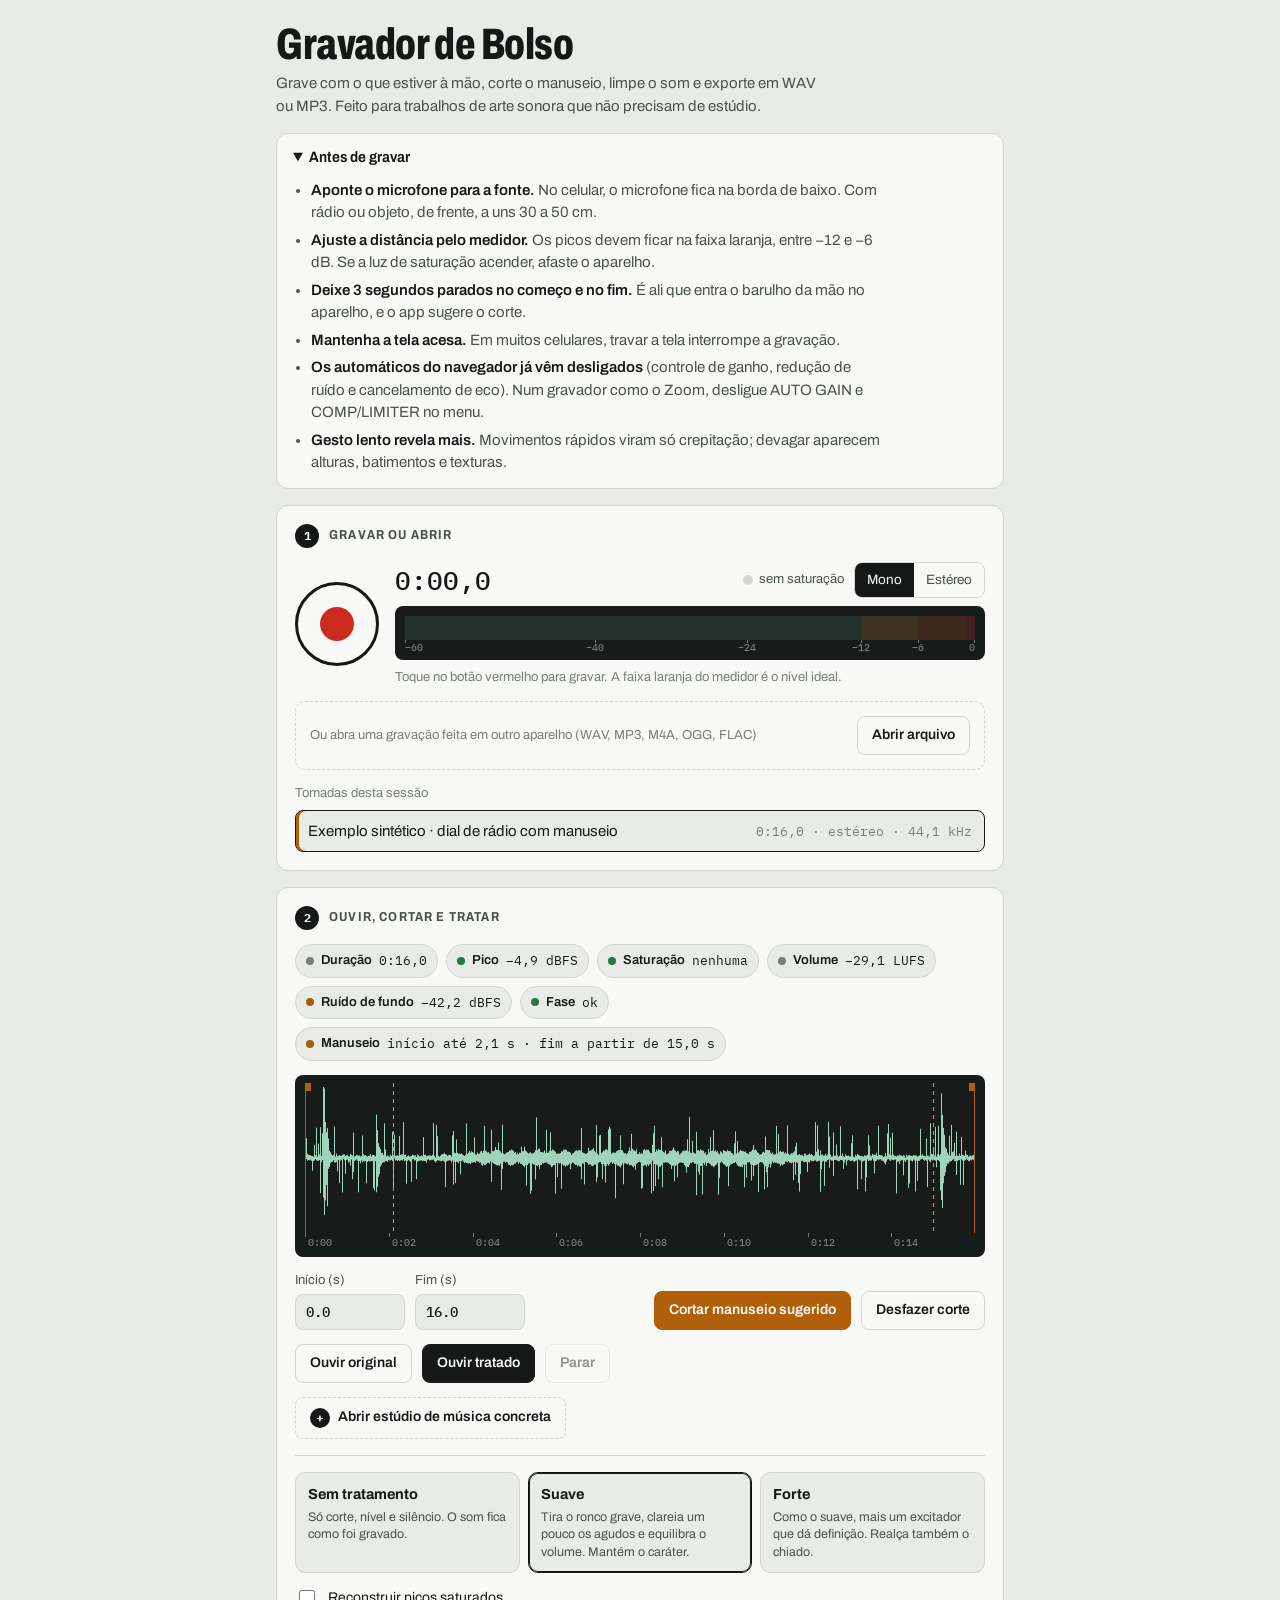
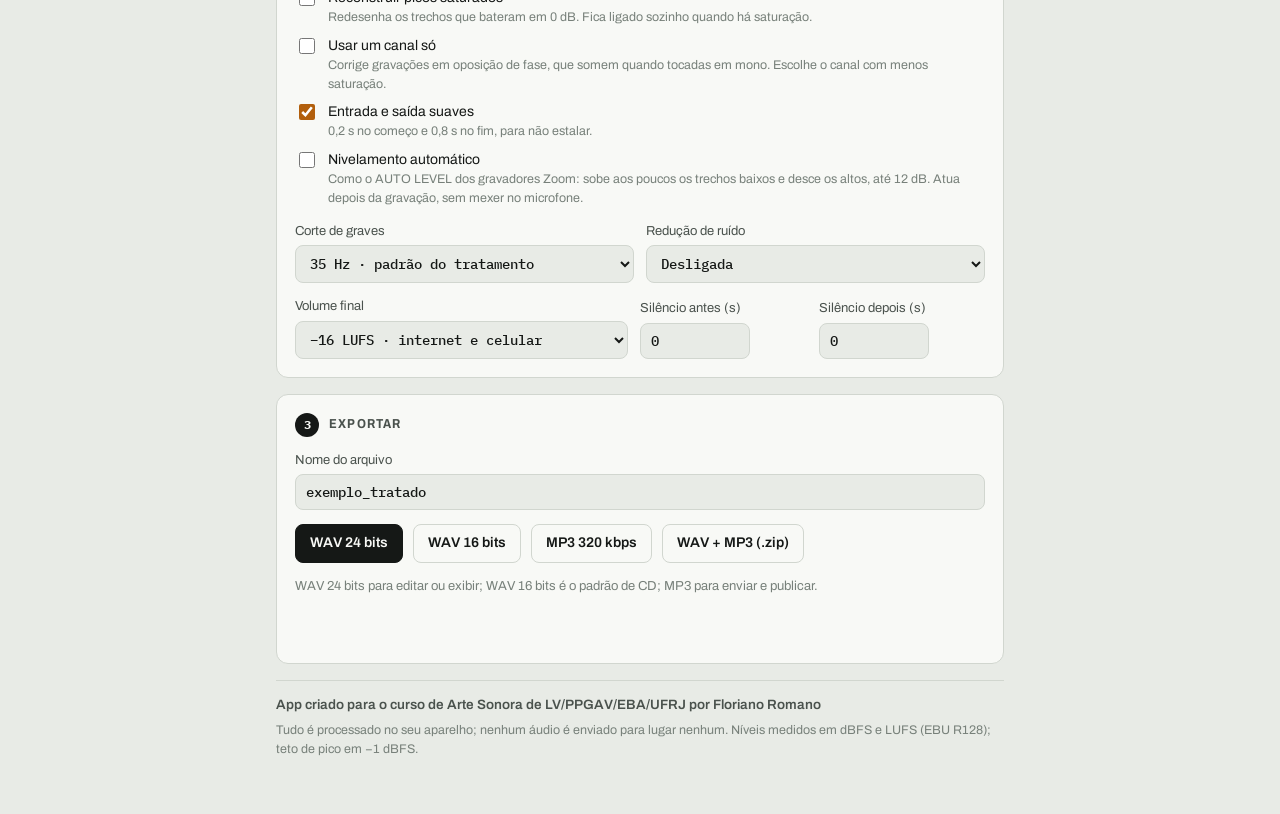
<file: index.html>
<!doctype html>
<html lang="pt-BR">
<head>
<meta charset="utf-8">
<meta name="viewport" content="width=device-width,initial-scale=1,viewport-fit=cover">
<meta name="theme-color" content="#151816">
<meta name="description" content="Gravar, cortar, tratar e exportar áudio para trabalhos de arte sonora.">
<link rel="manifest" href="manifest.webmanifest">
<link rel="icon" type="image/png" sizes="192x192" href="icon-192.png">
<link rel="apple-touch-icon" href="apple-touch-icon.png">
<meta name="apple-mobile-web-app-capable" content="yes">
<meta name="mobile-web-app-capable" content="yes">
<title>Gravador de Bolso</title>
<link rel="preconnect" href="https://fonts.googleapis.com">
<link rel="preconnect" href="https://fonts.gstatic.com" crossorigin>
<link href="https://fonts.googleapis.com/css2?family=Archivo:wdth,wght@62..100,400..800&family=IBM+Plex+Mono:wght@400;500;600&display=swap" rel="stylesheet">
<style>
/* Layout: a face de um gravador portátil — três módulos empilhados na ordem do trabalho (gravar → ajustar → exportar), coluna única de até 760px; o visor escuro (medidor e onda) é igual nos dois temas, como a tela de um aparelho */
:root{
  --bg:#e8ebe6; --panel:#f8f9f6; --ink:#151816; --ink-2:#4a524d; --ink-3:#77807a; --line:#d1d6cf;
  --accent:#b25f0c; --accent-ink:#ffffff; --rec:#cc2a1f; --ok:#2c7646; --warn:#9c6205; --bad:#c0271c;
  --screen:#171b19; --screen-ink:#dfe8e2; --screen-dim:#6f7f76; --screen-wave:#9fd3ba; --screen-off:#3b4842; --screen-cut:rgba(0,0,0,.5);
  --m-low:#5f8f78; --m-target:#e3a03a; --m-hot:#ef6a3a; --m-clip:#ff3b30;
  --f-display:"Archivo",system-ui,-apple-system,"Segoe UI",sans-serif;
  --f-body:"Archivo",system-ui,-apple-system,"Segoe UI",sans-serif;
  --f-mono:"IBM Plex Mono",ui-monospace,"SFMono-Regular",Menlo,Consolas,monospace;
  --r:12px;
}
@media (prefers-color-scheme: dark){
  :root:not([data-theme="light"]){
    --bg:#0f1110; --panel:#181b19; --ink:#e6eae5; --ink-2:#a8b1ab; --ink-3:#7a837d; --line:#2a2f2c;
    --accent:#eb9a45; --accent-ink:#1a1206; --rec:#ff5446; --ok:#62c487; --warn:#e8a83f; --bad:#ff6a5c;
    --screen:#0a0c0b; --screen-ink:#dfe8e2; --screen-dim:#6f7f76; --screen-wave:#9fd3ba; --screen-off:#33403a; --screen-cut:rgba(0,0,0,.55);
    color-scheme:dark;
  }
}
:root[data-theme="dark"]{
  --bg:#0f1110; --panel:#181b19; --ink:#e6eae5; --ink-2:#a8b1ab; --ink-3:#7a837d; --line:#2a2f2c;
  --accent:#eb9a45; --accent-ink:#1a1206; --rec:#ff5446; --ok:#62c487; --warn:#e8a83f; --bad:#ff6a5c;
  --screen:#0a0c0b; --screen-ink:#dfe8e2; --screen-dim:#6f7f76; --screen-wave:#9fd3ba; --screen-off:#33403a; --screen-cut:rgba(0,0,0,.55);
  color-scheme:dark;
}
*{box-sizing:border-box}
[hidden]{display:none!important}
html,body{background:var(--bg)}
body{margin:0;color:var(--ink);font-family:var(--f-body);font-size:15px;line-height:1.5}
.wrap{max-width:760px;margin:0 auto;padding-inline:16px;padding-block:22px 56px;display:flex;flex-direction:column;gap:16px}
header{display:flex;flex-direction:column;gap:6px}
h1{font-family:var(--f-display);font-stretch:72%;font-weight:800;font-size:clamp(30px,7vw,44px);line-height:1;letter-spacing:-.01em;margin:0;text-wrap:balance}
.tag{margin:0;color:var(--ink-2);max-width:60ch}
.mode{font-size:13.5px;color:var(--ink-2);border-left:3px solid var(--accent);padding:4px 0 4px 10px;margin:4px 0 0}
.mode[hidden]{display:none}
details.tips{background:var(--panel);border:1px solid var(--line);border-radius:var(--r);padding:12px 16px}
details.tips summary{cursor:pointer;font-weight:650;font-stretch:90%}
details.tips ul{margin:10px 0 2px;padding-left:18px;display:flex;flex-direction:column;gap:5px;color:var(--ink-2);max-width:66ch}
details.tips b{color:var(--ink);font-weight:600}
.mod{background:var(--panel);border:1px solid var(--line);border-radius:var(--r);padding:18px;display:flex;flex-direction:column;gap:14px;min-width:0}
.mod h2{margin:0;display:flex;align-items:center;gap:10px;font-family:var(--f-display);font-stretch:85%;font-size:13px;font-weight:700;letter-spacing:.09em;text-transform:uppercase;color:var(--ink-2)}
.num{font-family:var(--f-mono);font-size:12px;letter-spacing:0;display:inline-grid;place-items:center;width:24px;height:24px;border-radius:50%;background:var(--ink);color:var(--panel)}
.row{display:flex;flex-wrap:wrap;gap:10px;align-items:center}
.sub{font-size:13px;color:var(--ink-3)}
.recrow{display:grid;grid-template-columns:auto 1fr;gap:16px;align-items:center}
@media (max-width:520px){.recrow{grid-template-columns:1fr}}
.recbtn{width:84px;height:84px;border-radius:50%;border:3px solid var(--ink);background:var(--panel);display:grid;place-items:center;cursor:pointer;position:relative;justify-self:start}
.recbtn .core{width:34px;height:34px;border-radius:50%;background:var(--rec);transition:border-radius .15s,width .15s,height .15s}
.recbtn.on .core{border-radius:6px;width:28px;height:28px}
.recbtn.on::after{content:"";position:absolute;inset:-9px;border-radius:50%;border:2px solid var(--rec);opacity:.6;animation:pulse 1.4s ease-out infinite}
@keyframes pulse{from{transform:scale(.92);opacity:.7}to{transform:scale(1.08);opacity:0}}
@media (prefers-reduced-motion:reduce){.recbtn.on::after{animation:none}}
.recbtn:disabled{opacity:.35;cursor:not-allowed}
.recbtn.blocked{opacity:.5}
.mode.flash{animation:flash 1.2s ease-out}
@keyframes flash{from{background:var(--accent-soft, rgba(235,154,69,.25))}to{background:transparent}}
@media (prefers-reduced-motion:reduce){.mode.flash{animation:none}}
.recside{display:flex;flex-direction:column;gap:8px;min-width:0}
.timer{font-family:var(--f-mono);font-variant-numeric:tabular-nums;font-size:26px;font-weight:500;line-height:1}
.screen{background:var(--screen);border-radius:8px;padding:8px 10px 6px;min-width:0}
canvas{display:block;width:100%}
#meter{height:40px}
#wave{height:168px;touch-action:none;cursor:ew-resize}
.lamp{display:inline-flex;align-items:center;gap:6px;font-size:13px;color:var(--ink-2)}
.lamp i{width:10px;height:10px;border-radius:50%;background:var(--line);display:inline-block}
.lamp.hot i{background:var(--bad)}
.lamp.hot{color:var(--bad);font-weight:600}
.seg{display:inline-flex;border:1px solid var(--line);border-radius:8px;overflow:hidden}
.seg label{display:block}
.seg input{position:absolute;opacity:0;pointer-events:none}
.seg span{display:block;padding:7px 12px;font-size:13.5px;cursor:pointer;color:var(--ink-2)}
.seg input:checked+span{background:var(--ink);color:var(--panel)}
.seg input:focus-visible+span{outline:2px solid var(--accent);outline-offset:-2px}
.btn{font:600 14px/1.2 var(--f-body);padding:10px 14px;border-radius:8px;border:1px solid var(--line);background:var(--panel);color:var(--ink);cursor:pointer;display:inline-flex;align-items:center;gap:8px}
.btn:hover{border-color:var(--ink-3)}
.btn.primary{background:var(--ink);color:var(--panel);border-color:var(--ink)}
.btn.accent{background:var(--accent);color:var(--accent-ink);border-color:var(--accent)}
.btn:disabled{opacity:.45;cursor:not-allowed}
.btn:focus-visible,.recbtn:focus-visible,input:focus-visible,select:focus-visible,summary:focus-visible{outline:2px solid var(--accent);outline-offset:2px}
.or{font-size:13px;color:var(--ink-3)}
.drop{border:1.5px dashed var(--line);border-radius:10px;padding:14px;display:flex;flex-wrap:wrap;gap:10px;align-items:center;justify-content:space-between}
.drop.over{border-color:var(--accent);background:var(--bg)}
.filebtn input{position:absolute;width:1px;height:1px;opacity:0}
.takes{display:flex;flex-direction:column;gap:6px}
.take{display:flex;flex-wrap:wrap;justify-content:space-between;gap:2px 10px;align-items:baseline;text-align:left;width:100%;padding:9px 12px;border:1px solid var(--line);border-radius:8px;background:var(--bg);color:var(--ink);cursor:pointer;font:inherit}
.take[aria-current="true"]{border-color:var(--ink);box-shadow:inset 3px 0 0 var(--accent)}
.take .t{min-width:0;flex:1 1 180px;overflow-wrap:anywhere}
.take .d{font-family:var(--f-mono);font-size:12.5px;color:var(--ink-3);flex:none}
.chips{display:flex;flex-wrap:wrap;gap:8px}
.chip{display:inline-flex;align-items:center;gap:7px;font-size:13px;padding:6px 10px;border-radius:999px;background:var(--bg);border:1px solid var(--line)}
.chip b{font-weight:600}
.chip .v{font-family:var(--f-mono);font-size:12.5px;font-variant-numeric:tabular-nums}
.chip .dot{width:8px;height:8px;border-radius:50%;background:var(--ink-3);flex:none}
.chip.ok .dot{background:var(--ok)} .chip.warn .dot{background:var(--warn)} .chip.bad .dot{background:var(--bad)}
.chip.bad{border-color:var(--bad)}
.trimrow{display:flex;flex-wrap:wrap;gap:12px;align-items:end;justify-content:space-between}
.field{display:flex;flex-direction:column;gap:4px;font-size:13px;color:var(--ink-2)}
.field input,.field select{font:500 14px var(--f-mono);padding:8px 10px;border-radius:8px;border:1px solid var(--line);background:var(--bg);color:var(--ink);width:100%}
.field input[type=number]{width:110px}
.presets{display:grid;grid-template-columns:repeat(3,minmax(0,1fr));gap:8px}
@media (max-width:560px){.presets{grid-template-columns:1fr}}
.preset{position:relative}
.preset input{position:absolute;opacity:0}
.preset span{display:flex;flex-direction:column;gap:3px;height:100%;padding:11px 12px;border:1px solid var(--line);border-radius:10px;cursor:pointer;background:var(--bg)}
.preset b{font-size:14.5px}
.preset small{font-size:12.5px;color:var(--ink-2);line-height:1.4}
.preset input:checked+span{border-color:var(--ink);box-shadow:inset 0 0 0 1px var(--ink)}
.preset input:focus-visible+span{outline:2px solid var(--accent);outline-offset:2px}
.checks{display:flex;flex-direction:column;gap:8px}
.check{display:flex;gap:10px;align-items:flex-start;font-size:14px}
.check input{margin-top:3px;accent-color:var(--accent);width:16px;height:16px;flex:none}
.check small{display:block;color:var(--ink-3);font-size:12.5px}
.gridp{display:grid;grid-template-columns:repeat(2,minmax(0,1fr));gap:12px;align-items:end}
@media (max-width:560px){.gridp{grid-template-columns:1fr}}
.grid2{display:grid;grid-template-columns:minmax(0,2fr) minmax(0,1fr) minmax(0,1fr);gap:12px;align-items:end}
@media (max-width:560px){.grid2{grid-template-columns:1fr 1fr}.grid2 .field:first-child{grid-column:1/-1}}
.status{font-size:13.5px;color:var(--ink-2);min-height:1.5em}
.status.err{color:var(--bad)}
.summary{font-family:var(--f-mono);font-size:12.5px;color:var(--ink-2);font-variant-numeric:tabular-nums}
.divider{height:1px;background:var(--line);margin:2px 0}
.studio-open{align-self:flex-start;border-style:dashed}
.studio-open .num{width:20px;height:20px;font-size:13px}
#studio .num{background:var(--accent);color:var(--accent-ink)}
#edWave{height:150px;touch-action:none;cursor:text}
.tools{display:grid;grid-template-columns:repeat(auto-fit,minmax(250px,1fr));gap:10px}
.tool{border:1px solid var(--line);border-radius:10px;padding:8px 12px 12px;margin:0;display:flex;flex-direction:column;gap:8px;min-width:0;background:var(--bg)}
.tool legend{font-family:var(--f-display);font-stretch:85%;font-size:12px;font-weight:700;letter-spacing:.08em;text-transform:uppercase;color:var(--ink-2);padding:0 4px}
.tool .row{gap:6px}
.btn.sm{padding:7px 10px;font-size:13px}
.mini{font:500 13px var(--f-mono);padding:6px 8px;border-radius:7px;border:1px solid var(--line);background:var(--panel);color:var(--ink);width:76px}
.mini.wide{width:auto;max-width:100%;font-family:var(--f-body)}
footer{font-size:12.5px;color:var(--ink-3);text-align:left;display:flex;flex-direction:column;gap:6px;border-top:1px solid var(--line);padding-top:14px}
footer p{margin:0}
footer .credit{font-size:13.5px;color:var(--ink-2);font-weight:600}
.hl{font-weight:600;color:var(--ink)}
</style>
</head>
<body>
<div class="wrap">
  <header>
    <h1>Gravador de Bolso</h1>
    <p class="tag">Grave com o que estiver à mão, corte o manuseio, limpe o som e exporte em WAV ou MP3. Feito para trabalhos de arte sonora que não precisam de estúdio.</p>
    <p class="mode" id="modeNote" hidden></p>
    <button class="btn accent" id="installBtn" hidden style="align-self:flex-start">Instalar como app</button>
  </header>

  <details class="tips" id="tips" open>
    <summary>Antes de gravar</summary>
    <ul>
      <li><b>Aponte o microfone para a fonte.</b> No celular, o microfone fica na borda de baixo. Com rádio ou objeto, de frente, a uns 30 a 50 cm.</li>
      <li><b>Ajuste a distância pelo medidor.</b> Os picos devem ficar na faixa laranja, entre −12 e −6 dB. Se a luz de saturação acender, afaste o aparelho.</li>
      <li><b>Deixe 3 segundos parados no começo e no fim.</b> É ali que entra o barulho da mão no aparelho, e o app sugere o corte.</li>
      <li><b>Mantenha a tela acesa.</b> Em muitos celulares, travar a tela interrompe a gravação.</li>
      <li><b>Os automáticos do navegador já vêm desligados</b> (controle de ganho, redução de ruído e cancelamento de eco). Num gravador como o Zoom, desligue AUTO GAIN e COMP/LIMITER no menu.</li>
      <li><b>Gesto lento revela mais.</b> Movimentos rápidos viram só crepitação; devagar aparecem alturas, batimentos e texturas.</li>
    </ul>
  </details>

  <section class="mod" aria-labelledby="h1s">
    <h2 id="h1s"><span class="num">1</span>Gravar ou abrir</h2>
    <div class="recrow">
      <button class="recbtn" id="recBtn" aria-label="Gravar"><span class="core"></span></button>
      <div class="recside">
        <div class="row" style="justify-content:space-between">
          <span class="timer" id="recTime">0:00,0</span>
          <div class="row">
            <span class="lamp" id="clipLamp"><i></i><span id="clipText">sem saturação</span></span>
            <div class="seg" role="radiogroup" aria-label="Canais">
              <label><input type="radio" name="chmode" id="chMono" value="1" checked><span>Mono</span></label>
              <label><input type="radio" name="chmode" id="chStereo" value="2"><span>Estéreo</span></label>
            </div>
          </div>
        </div>
        <div class="screen"><canvas id="meter" aria-label="Medidor de nível de entrada, em dBFS"></canvas></div>
        <div class="sub" id="inputInfo">Toque no botão vermelho para gravar. A faixa laranja do medidor é o nível ideal.</div>
      </div>
    </div>
    <div class="drop" id="drop">
      <span class="or">Ou abra uma gravação feita em outro aparelho (WAV, MP3, M4A, OGG, FLAC)</span>
      <label class="btn filebtn" for="fileIn">Abrir arquivo<input type="file" id="fileIn" accept="audio/*,.wav,.mp3,.m4a,.aac,.ogg,.oga,.flac,.webm"></label>
    </div>
    <div>
      <div class="sub" style="margin-bottom:6px">Tomadas desta sessão</div>
      <div class="takes" id="takes"></div>
    </div>
  </section>

  <section class="mod" aria-labelledby="h2s">
    <h2 id="h2s"><span class="num">2</span>Ouvir, cortar e tratar</h2>
    <div class="chips" id="diag" aria-live="polite"></div>
    <div class="screen"><canvas id="wave" aria-label="Forma de onda; arraste para mover o início ou o fim do corte"></canvas></div>
    <div class="trimrow">
      <div class="row">
        <label class="field" for="trimA">Início (s)<input type="number" id="trimA" min="0" step="0.1" value="0"></label>
        <label class="field" for="trimB">Fim (s)<input type="number" id="trimB" min="0" step="0.1" value="0"></label>
      </div>
      <div class="row">
        <button class="btn accent" id="autoTrim" disabled>Cortar manuseio sugerido</button>
        <button class="btn" id="resetTrim">Desfazer corte</button>
      </div>
    </div>
    <div class="row">
      <button class="btn" id="playOrig">Ouvir original</button>
      <button class="btn primary" id="playProc">Ouvir tratado</button>
      <button class="btn" id="stopBtn" disabled>Parar</button>
    </div>
    <button class="btn studio-open" id="stOpen"><span class="num">+</span>Abrir estúdio de música concreta</button>
    <div class="divider"></div>
    <div class="presets" role="radiogroup" aria-label="Tratamento">
      <label class="preset"><input type="radio" name="preset" value="nenhum" id="pNone"><span><b>Sem tratamento</b><small>Só corte, nível e silêncio. O som fica como foi gravado.</small></span></label>
      <label class="preset"><input type="radio" name="preset" value="suave" id="pSoft" checked><span><b>Suave</b><small>Tira o ronco grave, clareia um pouco os agudos e equilibra o volume. Mantém o caráter.</small></span></label>
      <label class="preset"><input type="radio" name="preset" value="forte" id="pHard"><span><b>Forte</b><small>Como o suave, mais um excitador que dá definição. Realça também o chiado.</small></span></label>
    </div>
    <div class="checks">
      <label class="check"><input type="checkbox" id="optDeclip"><span>Reconstruir picos saturados<small>Redesenha os trechos que bateram em 0 dB. Fica ligado sozinho quando há saturação.</small></span></label>
      <label class="check"><input type="checkbox" id="optMono"><span>Usar um canal só<small>Corrige gravações em oposição de fase, que somem quando tocadas em mono. Escolhe o canal com menos saturação.</small></span></label>
      <label class="check"><input type="checkbox" id="optFades" checked><span>Entrada e saída suaves<small>0,2 s no começo e 0,8 s no fim, para não estalar.</small></span></label>
      <label class="check"><input type="checkbox" id="optLevel"><span>Nivelamento automático<small>Como o AUTO LEVEL dos gravadores Zoom: sobe aos poucos os trechos baixos e desce os altos, até 12 dB. Atua depois da gravação, sem mexer no microfone.</small></span></label>
    </div>
    <div class="gridp">
      <label class="field" for="locut">Corte de graves
        <select id="locut">
          <option value="auto" selected>35 Hz · padrão do tratamento</option>
          <option value="80">80 Hz · vento e manuseio</option>
          <option value="120">120 Hz · voz, ronco forte</option>
          <option value="off">Desligado</option>
        </select>
      </label>
      <label class="field" for="nr">Redução de ruído
        <select id="nr">
          <option value="0" selected>Desligada</option>
          <option value="8">Leve · até −8 dB</option>
          <option value="14">Média · até −14 dB</option>
          <option value="20">Forte · até −20 dB</option>
        </select>
      </label>
    </div>
    <div class="sub" id="nrNote" hidden></div>
    <div class="grid2">
      <label class="field" for="target">Volume final
        <select id="target">
          <option value="-14">−14 LUFS · plataformas de música</option>
          <option value="-16" selected>−16 LUFS · internet e celular</option>
          <option value="-23">−23 LUFS · rádio e transmissão</option>
          <option value="peak">Normalizar o pico em −1 dBFS</option>
          <option value="none">Manter o volume gravado</option>
        </select>
      </label>
      <label class="field" for="padPre">Silêncio antes (s)<input type="number" id="padPre" min="0" max="600" step="1" value="0"></label>
      <label class="field" for="padPost">Silêncio depois (s)<input type="number" id="padPost" min="0" max="600" step="1" value="0"></label>
    </div>
  </section>

  <section class="mod" id="studio" hidden aria-labelledby="hst">
    <div class="row" style="justify-content:space-between">
      <h2 id="hst"><span class="num">+</span>Estúdio de música concreta</h2>
      <button class="btn" id="stClose">Fechar estúdio</button>
    </div>
    <p class="sub" style="margin:0">Arraste na onda para selecionar um trecho; toque sem arrastar para pôr o cursor (onde o colar e o inserir acontecem). Sem seleção, as operações valem para o som inteiro.</p>
    <div class="screen"><canvas id="edWave" aria-label="Onda do estúdio; arraste para selecionar"></canvas></div>
    <div class="summary" id="edSel"></div>
    <div class="status" id="edStatus" role="status" aria-live="polite"></div>
    <div class="row">
      <button class="btn primary" id="edPlay">Ouvir seleção</button>
      <button class="btn" id="edPlayAll">Ouvir tudo</button>
      <button class="btn" id="edStop" disabled>Parar</button>
      <button class="btn" id="edSelAll">Selecionar tudo</button>
      <button class="btn" id="edUndo" disabled>Desfazer</button>
    </div>
    <p class="sub" style="margin:0">Só as operações dos estúdios de música concreta da época dos gravadores de rolo (Schaeffer, Henry, GRM, anos 1950).</p>
    <div class="tools">
      <fieldset class="tool"><legend>Tesoura e fita adesiva</legend>
        <div class="row">
          <button class="btn sm" data-op="cut">Cortar</button>
          <button class="btn sm" data-op="copy">Copiar</button>
          <button class="btn sm" data-op="paste">Emendar (colar)</button>
          <button class="btn sm" data-op="del">Apagar</button>
          <button class="btn sm" data-op="crop">Isolar trecho</button>
        </div>
        <div class="row"><button class="btn sm" data-op="insil">Emendar fita em branco</button><input class="mini" type="number" id="edSilS" min="0.1" max="120" step="0.5" value="2" aria-label="Segundos de fita em branco"><span class="sub">s no cursor</span></div>
        <div class="sub">Cortar o ataque de um som (a “cloche coupée”) é selecionar o começo e apagar.</div>
      </fieldset>
      <fieldset class="tool"><legend>Fita em anel (loop)</legend>
        <div class="row"><button class="btn sm" data-op="loop">Repetir</button><input class="mini" type="number" id="edLoopN" min="2" max="64" value="4" aria-label="Número de voltas"><span class="sub">voltas</span></div>
      </fieldset>
      <fieldset class="tool"><legend>Fita ao contrário</legend>
        <div class="row"><button class="btn sm" data-op="rev">Inverter</button></div>
      </fieldset>
      <fieldset class="tool"><legend>Velocidade (fonógeno)</legend>
        <div class="row"><button class="btn sm" data-op="speed">Mudar velocidade</button>
          <select class="mini wide" id="edSpeed" aria-label="Velocidade">
            <option value="0.25">¼ (2 oitavas abaixo)</option><option value="0.5" selected>½ (1 oitava abaixo)</option>
            <option value="0.749">quarta abaixo</option><option value="1.335">quarta acima</option>
            <option value="2">2× (1 oitava acima)</option><option value="4">4× (2 oitavas acima)</option>
          </select></div>
        <div class="sub">Como na fita, a altura e a duração mudam juntas.</div>
      </fieldset>
      <fieldset class="tool"><legend>Mixagem</legend>
        <div class="row"><button class="btn sm" data-op="mix">Sobrepor o trecho copiado</button></div>
        <div class="sub">Toca a fita copiada junto com a outra, a partir do cursor.</div>
      </fieldset>
      <fieldset class="tool"><legend>Potenciômetro</legend>
        <div class="row"><button class="btn sm" data-op="fadein">Fade in</button><button class="btn sm" data-op="fadeout">Fade out</button><button class="btn sm" data-op="mute">Fechar (silenciar)</button></div>
        <div class="row"><button class="btn sm" data-op="gain">Volume</button><input class="mini" type="number" id="edGain" min="-60" max="24" step="1" value="-6" aria-label="Volume em dB"><span class="sub">dB</span></div>
        <div class="sub">Sem seleção, os fades usam os 2 s das pontas.</div>
      </fieldset>
      <fieldset class="tool"><legend>Eco de fita</legend>
        <div class="row"><button class="btn sm" data-op="echo">Eco</button>
          <input class="mini" type="number" id="edDelay" min="20" max="3000" step="10" value="350" aria-label="Distância entre as cabeças, em ms"><span class="sub">ms</span>
          <input class="mini" type="number" id="edFb" min="0" max="95" step="5" value="45" aria-label="Realimentação em porcentagem"><span class="sub">% retorno</span></div>
        <div class="sub">Gravar e ler a mesma fita com cabeças afastadas. A cauda continua depois da seleção.</div>
      </fieldset>
      <fieldset class="tool"><legend>Filtro</legend>
        <div class="row">
          <select class="mini wide" id="edFilt" aria-label="Tipo de filtro">
            <option value="lowpass">Passa-baixas (abafa)</option><option value="highpass">Passa-altas (afina)</option>
            <option value="bandpass">Passa-faixa (som de rádio, telefone)</option>
          </select>
        </div>
        <div class="row">
          <input class="mini" type="number" id="edFreq" min="20" max="20000" step="10" value="1000" aria-label="Frequência em Hz"><span class="sub">Hz</span>
          <button class="btn sm" data-op="filter">Aplicar filtro</button>
        </div>
      </fieldset>
    </div>
    <div class="row">
      <button class="btn accent" id="edCommit">Guardar como nova tomada</button>
      <span class="sub">Ela entra no passo 2 para tratar e exportar.</span>
    </div>
  </section>

  <section class="mod" aria-labelledby="h3s">
    <h2 id="h3s"><span class="num">3</span>Exportar</h2>
    <label class="field" for="outName">Nome do arquivo<input type="text" id="outName" value="gravacao_tratada" style="font-family:var(--f-mono)"></label>
    <div class="row">
      <button class="btn primary" id="exWav24">WAV 24 bits</button>
      <button class="btn" id="exWav16">WAV 16 bits</button>
      <button class="btn" id="exMp3">MP3 320 kbps</button>
      <button class="btn" id="exZip">WAV + MP3 (.zip)</button>
      <button class="btn" id="exShare" hidden>Compartilhar MP3</button>
    </div>
    <div class="sub" id="exNote">WAV 24 bits para editar ou exibir; WAV 16 bits é o padrão de CD; MP3 para enviar e publicar.</div>
    <div class="summary" id="summary"></div>
    <div class="status" id="status" role="status" aria-live="polite"></div>
  </section>

  <footer>
    <p class="credit">App criado para o curso de Arte Sonora de LV/PPGAV/EBA/UFRJ por Floriano Romano</p>
    <p>Tudo é processado no seu aparelho; nenhum áudio é enviado para lugar nenhum. Níveis medidos em dBFS e LUFS (EBU R128); teto de pico em −1 dBFS.</p>
  </footer>
</div>

<script src="lame.min.js"></script>
<script>
(() => {
'use strict';
const $ = s => document.querySelector(s);
const fmt = (v, d = 1) => (v < 0 ? '−' : '') + Math.abs(v).toFixed(d).replace('.', ',');
const fmtTime = s => { s = Math.max(0, s); const m = Math.floor(s / 60); const r = s - m * 60; return m + ':' + (r < 10 ? '0' : '') + r.toFixed(1).replace('.', ','); };
const dB = v => 20 * Math.log10(Math.max(v, 1e-12));
const tick = () => new Promise(r => setTimeout(r, 0));
const css = n => getComputedStyle(document.documentElement).getPropertyValue(n).trim();

/* ---------- ambiente ---------- */
const isClaude = () => !!(window.claude && typeof window.claude.use === 'function');
let inClaude = false, canRecord = false, downloadsNS = null, askedDownloads = false;
function setMode() {
  inClaude = isClaude();
  canRecord = !inClaude && !!(navigator.mediaDevices && navigator.mediaDevices.getUserMedia) && window.isSecureContext;
  if (inClaude && !askedDownloads) { askedDownloads = true; window.claude.use('downloads').then(ns => { downloadsNS = ns; }).catch(() => {}); }
  const n = $('#modeNote');
  if (!canRecord) { n.innerHTML = micBlockedReason(); n.hidden = false; }
  else n.hidden = true;
  if (!rec.on) $('#recBtn').disabled = false;
  $('#recBtn').classList.toggle('blocked', !canRecord);
  if (!canRecord) $('#inputInfo').textContent = 'O microfone está bloqueado neste modo de abertura. Toque no botão vermelho para ver o que fazer.';
}
function micBlockedReason() {
  if (inClaude) return 'Na página publicada pelo Claude o microfone não é liberado. <span class="hl">Para gravar, abra o app pelo endereço https onde ele estiver hospedado.</span> Aqui dá para abrir arquivos, tratar e exportar (em .zip).';
  if (!window.isSecureContext) {
    const local = /^(file|content):$/.test(location.protocol);
    return (local ? 'Este arquivo foi aberto direto do aparelho. ' : 'Este endereço não usa https. ')
      + 'Por segurança, o navegador só mostra o pedido de permissão do microfone para páginas abertas por um endereço <b>https</b>. <span class="hl">Para gravar, o app precisa estar hospedado num endereço https</span> (um servidor da UFRJ, por exemplo). Abrir arquivos, tratar e exportar funcionam normalmente.';
  }
  return 'Este navegador não dá acesso ao microfone. <span class="hl">Use o Chrome (Android) ou o Safari (iPhone) atualizados.</span>';
}

/* ---------- filtros e medidas ---------- */
function biquadCoefs(type, f, fs, Q, gainDb = 0) {
  const w0 = 2 * Math.PI * f / fs, c = Math.cos(w0), s = Math.sin(w0), al = s / (2 * Q), A = Math.pow(10, gainDb / 40);
  let b0, b1, b2, a0, a1, a2;
  if (type === 'lowpass') { b0 = (1 - c) / 2; b1 = 1 - c; b2 = (1 - c) / 2; a0 = 1 + al; a1 = -2 * c; a2 = 1 - al; }
  else if (type === 'highpass') { b0 = (1 + c) / 2; b1 = -(1 + c); b2 = (1 + c) / 2; a0 = 1 + al; a1 = -2 * c; a2 = 1 - al; }
  else { const sq = 2 * Math.sqrt(A) * al;
    b0 = A * ((A + 1) + (A - 1) * c + sq); b1 = -2 * A * ((A - 1) + (A + 1) * c); b2 = A * ((A + 1) + (A - 1) * c - sq);
    a0 = (A + 1) - (A - 1) * c + sq; a1 = 2 * ((A - 1) - (A + 1) * c); a2 = (A + 1) - (A - 1) * c - sq; }
  return [b0 / a0, b1 / a0, b2 / a0, a1 / a0, a2 / a0];
}
function biquad(x, k) {
  const b0 = k[0], b1 = k[1], b2 = k[2], a1 = k[3], a2 = k[4];
  const y = new Float32Array(x.length); let x1 = 0, x2 = 0, y1 = 0, y2 = 0;
  for (let i = 0; i < x.length; i++) { const xi = x[i]; const yi = b0 * xi + b1 * x1 + b2 * x2 - a1 * y1 - a2 * y2; x2 = x1; x1 = xi; y2 = y1; y1 = yi; y[i] = yi; }
  return y;
}
/* Loudness integrada ITU-R BS.1770 / EBU R128 */
function lufs(chs, sr) {
  const shelf = biquadCoefs('highshelf', 1681.974450955533, sr, 0.7071752369554196, 3.999843853973347);
  const w0 = 2 * Math.PI * 38.13547087602444 / sr, c = Math.cos(w0), al = Math.sin(w0) / (2 * 0.5003270373238773), a0 = 1 + al;
  const hp = [1, -2, 1, (-2 * c) / a0, (1 - al) / a0];
  const seg = Math.round(sr * 0.1), n = chs[0].length, nSeg = Math.floor(n / seg);
  if (nSeg < 4) return -Infinity;
  const segE = new Float64Array(nSeg);
  for (const ch of chs) {
    const y = biquad(biquad(ch, shelf), hp);
    for (let s = 0; s < nSeg; s++) { let acc = 0; const o = s * seg; for (let i = 0; i < seg; i++) { const v = y[o + i]; acc += v * v; } segE[s] += acc; }
  }
  const blocks = [];
  for (let s = 0; s + 4 <= nSeg; s++) blocks.push((segE[s] + segE[s + 1] + segE[s + 2] + segE[s + 3]) / (4 * seg));
  const L = z => -0.691 + 10 * Math.log10(z);
  const g1 = blocks.filter(z => L(z) > -70); if (!g1.length) return -Infinity;
  const rel = L(g1.reduce((a, b) => a + b, 0) / g1.length) - 10;
  const g2 = g1.filter(z => L(z) > rel); if (!g2.length) return -Infinity;
  return L(g2.reduce((a, b) => a + b, 0) / g2.length);
}
function mixMono(chs) {
  if (chs.length === 1) return chs[0];
  const n = chs[0].length, m = new Float32Array(n);
  for (const ch of chs) for (let i = 0; i < n; i++) m[i] += ch[i] / chs.length;
  return m;
}
/* Manuseio: baques graves ou estalos muito acima do resto, perto das pontas */
function detectHandling(chs, sr) {
  const n = chs[0].length, dur = n / sr; if (dur < 4) return null;
  const m = mixMono(chs);
  const lpK = biquadCoefs('lowpass', 150, sr, 0.707), hpK = biquadCoefs('highpass', 5000, sr, 0.707);
  const lf = biquad(biquad(m, lpK), lpK), hf = biquad(biquad(m, hpK), hpK);
  const hop = Math.round(sr * 0.05), nf = Math.floor(n / hop);
  const Lf = new Float32Array(nf), Hf = new Float32Array(nf);
  for (let k = 0; k < nf; k++) { let a = 0, b = 0; const o = k * hop; for (let i = 0; i < hop; i++) { a += lf[o + i] * lf[o + i]; b += hf[o + i] * hf[o + i]; } Lf[k] = 10 * Math.log10(a / hop + 1e-20); Hf[k] = 10 * Math.log10(b / hop + 1e-20); }
  const med = a => { const s = Array.from(a).sort((x, y) => x - y); return s[s.length >> 1]; };
  const Lm = med(Lf), Hm = med(Hf);
  const win = Math.min(15, dur * 0.25), wf = Math.floor(win / 0.05);
  const flag = k => (Lf[k] - Lm > 10) || (Hf[k] - Hm > 14);
  let start = 0, end = dur;
  for (let k = 0; k < Math.min(wf, nf); k++) if (flag(k)) start = (k + 1) * 0.05 + 0.25;
  for (let k = nf - 1; k >= Math.max(0, nf - wf); k--) if (flag(k)) end = k * 0.05 - 0.25;
  start = Math.max(0, Math.min(start, win + 0.25)); end = Math.min(dur, Math.max(end, dur - win - 0.25));
  if (start <= 0.05 && end >= dur - 0.05) return null;
  if (end - start < 1) return null;
  return { start: Math.round(start * 10) / 10, end: Math.round(end * 10) / 10 };
}
function analyze(t) {
  const { chs, sr } = t, n = chs[0].length;
  let peak = 0; const clip = [];
  for (const ch of chs) { let c = 0, p = 0; for (let i = 0; i < n; i++) { const a = Math.abs(ch[i]); if (a > p) p = a; if (a >= 0.999) c++; } clip.push(c); if (p > peak) peak = p; }
  let corr = null;
  if (chs.length > 1) { let sLR = 0, sL = 0, sR = 0; const L = chs[0], R = chs[1]; for (let i = 0; i < n; i += 2) { sLR += L[i] * R[i]; sL += L[i] * L[i]; sR += R[i] * R[i]; } corr = (sL > 0 && sR > 0) ? sLR / Math.sqrt(sL * sR) : 1; }
  return { dur: n / sr, peak, clip, clipTotal: clip.reduce((a, b) => a + b, 0), corr, lufs: lufs(chs, sr), handling: detectHandling(chs, sr), floor: noiseFloor(chs, sr) };
}

/* ---------- tratamento ---------- */
function declip(x) {
  const y = Float32Array.from(x), n = x.length, thr = 0.995; let i = 0;
  while (i < n) {
    if (Math.abs(x[i]) >= thr) {
      let j = i; const sg = Math.sign(x[i]);
      while (j + 1 < n && Math.abs(x[j + 1]) >= thr && Math.sign(x[j + 1]) === sg) j++;
      if (j - i + 1 <= 400 && i >= 2 && j + 2 < n) {
        const xs = [i - 2, i - 1, j + 1, j + 2], ys = [x[i - 2], x[i - 1], x[j + 1], x[j + 2]];
        for (let t = i; t <= j; t++) {
          let v = 0;
          for (let a = 0; a < 4; a++) { let l = 1; for (let b = 0; b < 4; b++) if (b !== a) l *= (t - xs[b]) / (xs[a] - xs[b]); v += ys[a] * l; }
          if (v * sg < Math.abs(x[t])) v = x[t];
          y[t] = Math.max(-2, Math.min(2, v));
        }
      }
      i = j + 1;
    } else i++;
  }
  return y;
}
async function applyChain(chs, sr, preset, hp35 = true) {
  const n = chs[0].length, oc = new OfflineAudioContext(chs.length, n, sr);
  const buf = oc.createBuffer(chs.length, n, sr); chs.forEach((c, i) => buf.copyToChannel(c, i));
  const src = oc.createBufferSource(); src.buffer = buf;
  const f = (type, freq, Q, gain) => { const b = oc.createBiquadFilter(); b.type = type; b.frequency.value = freq; if (Q != null) b.Q.value = Q; if (gain != null) b.gain.value = gain; return b; };
  const hp = f('highpass', 35, 0.707), pk = f('peaking', 300, 1.0, -1.5), sh = f('highshelf', 3200, null, preset === 'forte' ? 4 : 2);
  const comp = oc.createDynamicsCompressor();
  comp.threshold.value = -26; comp.knee.value = 4; comp.ratio.value = 3; comp.attack.value = 0.008; comp.release.value = 0.15;
  if (hp35) { src.connect(hp); hp.connect(pk); } else src.connect(pk);
  pk.connect(sh);
  if (preset === 'forte') {
    const ex1 = f('highpass', 3500, 0.707), ex2 = f('highpass', 3500, 0.707), ws = oc.createWaveShaper(), eg = oc.createGain();
    const curve = new Float32Array(2049); for (let i = 0; i < curve.length; i++) { const x = i / 1024 - 1; curve[i] = Math.tanh(5 * x); }
    ws.curve = curve; ws.oversample = '2x'; eg.gain.value = 0.25;
    sh.connect(comp); sh.connect(ex1); ex1.connect(ws); ws.connect(ex2); ex2.connect(eg); eg.connect(comp);
  } else {
    const lp = f('lowpass', Math.min(14000, sr * 0.45), 0.707); sh.connect(lp); lp.connect(comp);
  }
  comp.connect(oc.destination); src.start();
  const out = await oc.startRendering();
  return Array.from({ length: out.numberOfChannels }, (_, i) => out.getChannelData(i).slice());
}
function limit(chs, sr, ceil) {
  const n = chs[0].length, L = Math.max(1, Math.round(sr * 0.0015)), rel = 1 - Math.exp(-1 / (0.08 * sr));
  const req = new Float32Array(n); let any = false;
  for (let i = 0; i < n; i++) { let a = 0; for (const ch of chs) { const v = Math.abs(ch[i]); if (v > a) a = v; } if (a > ceil) { req[i] = ceil / a; any = true; } else req[i] = 1; }
  if (!any) return chs;
  const gmin = new Float32Array(n), dq = new Int32Array(n); let h = 0, t = 0;
  for (let i = n - 1; i >= 0; i--) {
    while (t > h && req[dq[t - 1]] >= req[i]) t--;
    dq[t++] = i;
    while (dq[h] > i + L) h++;
    gmin[i] = req[dq[h]];
  }
  const g = new Float32Array(n); let cur = 1;
  for (let i = 0; i < n; i++) { const tg = gmin[i]; cur = tg < cur ? tg : cur + (tg - cur) * rel; g[i] = cur; }
  const step = 1 / L;
  for (let i = n - 2; i >= 0; i--) { const lim = g[i + 1] + step * (1 - g[i + 1]); if (g[i] > lim) g[i] = lim; }
  return chs.map(ch => { const y = new Float32Array(n); for (let i = 0; i < n; i++) { let v = ch[i] * g[i]; if (v > ceil) v = ceil; else if (v < -ceil) v = -ceil; y[i] = v; } return y; });
}
/* Corte de graves: Butterworth de 4.ª ordem (24 dB/oitava) */
function loCut(chs, sr, f) {
  const k1 = biquadCoefs('highpass', f, sr, 0.5411961), k2 = biquadCoefs('highpass', f, sr, 1.3065630);
  return chs.map(c => biquad(biquad(c, k1), k2));
}
/* FFT radix-2 complexa, no lugar */
function makeFFT(N) {
  const lg = Math.log2(N), rev = new Uint32Array(N), cs = new Float64Array(N / 2), sn = new Float64Array(N / 2);
  for (let i = 0; i < N; i++) { let r = 0; for (let b = 0; b < lg; b++) r |= ((i >> b) & 1) << (lg - 1 - b); rev[i] = r; }
  for (let i = 0; i < N / 2; i++) { cs[i] = Math.cos(2 * Math.PI * i / N); sn[i] = Math.sin(2 * Math.PI * i / N); }
  return (re, im, inv) => {
    for (let i = 0; i < N; i++) { const j = rev[i]; if (j > i) { let t = re[i]; re[i] = re[j]; re[j] = t; t = im[i]; im[i] = im[j]; im[j] = t; } }
    const sg = inv ? 1 : -1;
    for (let size = 2; size <= N; size <<= 1) {
      const half = size >> 1, step = N / size;
      for (let s = 0; s < N; s += size) for (let k = 0; k < half; k++) {
        const wr = cs[k * step], wi = sg * sn[k * step], a = s + k, b = a + half;
        const tr = re[b] * wr - im[b] * wi, ti = re[b] * wi + im[b] * wr;
        re[b] = re[a] - tr; im[b] = im[a] - ti; re[a] += tr; im[a] += ti;
      }
    }
    if (inv) for (let i = 0; i < N; i++) { re[i] /= N; im[i] /= N; }
  };
}
/* Ruído de fundo: média dos 10 % de trechos de 50 ms mais silenciosos (dBFS RMS) */
function noiseFloor(chs, sr) {
  const hop = Math.round(sr * 0.05), nf = Math.floor(chs[0].length / hop); if (nf < 10) return -Infinity;
  const e = new Float64Array(nf);
  for (const m of chs) for (let k = 0; k < nf; k++) { let a = 0; const o = k * hop; for (let i = 0; i < hop; i++) a += m[o + i] * m[o + i]; e[k] += a / (hop * chs.length); }
  const s = Array.from(e).sort((x, y) => x - y), q = Math.max(3, Math.floor(nf * 0.1));
  let a = 0; for (let i = 0; i < q; i++) a += s[i];
  return 10 * Math.log10(a / q + 1e-20);
}
/* Redução de ruído espectral. O perfil do ruído vem dos 10 % de quadros mais silenciosos da tomada;
   o ganho é igual nos dois canais (não desloca a imagem estéreo). red = atenuação máxima em dB. */
async function denoise(chs, sr, red, progress) {
  const N = sr > 64000 ? 4096 : 2048, H = N / 4, n = chs[0].length, nch = chs.length;
  if (n < N * 4) return { chs, noise: -Infinity };
  const fft = makeFFT(N), win = new Float64Array(N);
  for (let i = 0; i < N; i++) win[i] = 0.5 - 0.5 * Math.cos(2 * Math.PI * i / N);
  const pad = N, len = n + 2 * pad, nFr = Math.floor((len - N) / H) + 1;
  const src = chs.map(c => { const z = new Float32Array(len); z.set(c, pad); return z; });
  const L = src[0], R = nch > 1 ? src[1] : null;
  const re = new Float64Array(N), im = new Float64Array(N), B = N / 2 + 1;
  const load = o => { for (let i = 0; i < N; i++) { re[i] = L[o + i] * win[i]; im[i] = R ? R[o + i] * win[i] : 0; } };
  // 1) energia de cada quadro e escolha dos mais silenciosos (ignora as bordas zeradas)
  const fe = [];
  for (let f = 0; f < nFr; f++) { const o = f * H; if (o < pad || o + N > pad + n) continue; let a = 0; for (let i = 0; i < N; i += 4) { const v = L[o + i]; a += v * v; if (R) { const w = R[o + i]; a += w * w; } } fe.push([a, f]); }
  if (fe.length < 8) return { chs, noise: -Infinity };
  fe.sort((x, y) => x[0] - y[0]);
  const pick = fe.slice(0, Math.max(6, Math.floor(fe.length * 0.1)));
  const noise = new Float64Array(B);
  for (const [, f] of pick) {
    load(f * H); fft(re, im, false);
    for (let k = 0; k < B; k++) { const j = (N - k) % N; noise[k] += (re[k] * re[k] + im[k] * im[k] + re[j] * re[j] + im[j] * im[j]) / 2; }
  }
  for (let k = 0; k < B; k++) noise[k] /= pick.length;
  // 2) subtração espectral com piso, suavizada no tempo e na frequência
  const floor = Math.pow(10, -red / 20), over = 1 + red / 10;
  const rel = Math.exp(-H / (0.06 * sr)), gPrev = new Float64Array(B).fill(1), g = new Float64Array(B), gs = new Float64Array(B);
  const outL = new Float64Array(len), outR = R ? new Float64Array(len) : null, norm = 1.5;
  for (let f = 0; f < nFr; f++) {
    const o = f * H; load(o); fft(re, im, false);
    for (let k = 0; k < B; k++) {
      const j = (N - k) % N, P = (re[k] * re[k] + im[k] * im[k] + re[j] * re[j] + im[j] * im[j]) / 2;
      let v = P > 0 ? 1 - over * noise[k] / P : 0; if (v < floor) v = floor;
      v = v > gPrev[k] ? v : gPrev[k] * rel + v * (1 - rel);
      g[k] = gPrev[k] = v;
    }
    for (let k = 0; k < B; k++) { let a = 0, c = 0; for (let d = -2; d <= 2; d++) { const q = k + d; if (q >= 0 && q < B) { a += g[q]; c++; } } gs[k] = Math.max(floor, Math.min(g[k], a / c * 1.15)); }
    for (let k = 0; k < N; k++) { const G = gs[k < B ? k : N - k]; re[k] *= G; im[k] *= G; }
    fft(re, im, true);
    for (let i = 0; i < N; i++) { outL[o + i] += re[i] * win[i] / norm; if (outR) outR[o + i] += im[i] * win[i] / norm; }
    if (progress && f % 400 === 0) await progress(f / nFr);
  }
  const res = [Float32Array.from(outL.subarray(pad, pad + n))];
  if (outR) res.push(Float32Array.from(outR.subarray(pad, pad + n)));
  let nP = 0; for (let k = 1; k < B; k++) nP += noise[k];
  const ws = win.reduce((a, b) => a + b * b, 0);
  return { chs: res, noise: 10 * Math.log10(2 * nP / (ws * N * nch) + 1e-20) };
}
/* Nivelamento automático: ganho lento que aproxima cada trecho do nível típico da tomada.
   Trechos de silêncio mantêm o ganho anterior (não sobe o ruído de fundo). */
function autoLevel(chs, sr, maxDb = 12) {
  const n = chs[0].length, hop = Math.round(sr * 0.05), nf = Math.floor(n / hop); if (nf < 20) return chs;
  const hp = biquadCoefs('highpass', 100, sr, 0.707), m = biquad(mixMono(chs), hp);
  const e = new Float64Array(nf);
  for (let k = 0; k < nf; k++) { let a = 0; const o = k * hop; for (let i = 0; i < hop; i++) a += m[o + i] * m[o + i]; e[k] = a / hop; }
  const lv = new Float64Array(nf);   // nível em janela de 400 ms
  for (let k = 0; k < nf; k++) { let a = 0, c = 0; for (let d = -4; d <= 3; d++) { const q = k + d; if (q >= 0 && q < nf) { a += e[q]; c++; } } lv[k] = 10 * Math.log10(a / c + 1e-20); }
  const top = Math.max(...lv), act = Array.from(lv).filter(v => v > top - 40 && v > -60).sort((a, b) => a - b);
  if (act.length < 10) return chs;
  const target = act[Math.floor(act.length * 0.6)];
  const up = Math.exp(-0.05 / 1.5), down = Math.exp(-0.05 / 0.3), gk = new Float64Array(nf + 1);
  let g = 0;
  for (let k = 0; k < nf; k++) {
    if (lv[k] > top - 40 && lv[k] > -60) {
      let want = (target - lv[k]) * 0.75; want = Math.max(-maxDb, Math.min(maxDb, want));
      g = want < g ? g * down + want * (1 - down) : g * up + want * (1 - up);
    }
    gk[k] = g;
  }
  gk[nf] = g;
  const G = gk.map(v => Math.pow(10, v / 20));
  return chs.map(c => { const y = new Float32Array(n); for (let i = 0; i < n; i++) { const p = i / hop, k = Math.min(nf - 1, Math.floor(p)), t = p - k; y[i] = c[i] * (G[k] * (1 - t) + G[k + 1] * t); } return y; });
}
function applyFades(chs, sr, fin, fout) {
  const n = chs[0].length, a = Math.min(Math.round(fin * sr), n >> 1), b = Math.min(Math.round(fout * sr), n >> 1);
  for (const c of chs) {
    for (let i = 0; i < a; i++) { const s = Math.sin((i / a) * Math.PI / 2); c[i] *= s * s; }
    for (let i = 0; i < b; i++) { const s = Math.cos(((i + 1) / b) * Math.PI / 2); c[n - b + i] *= s * s; }
  }
}
function bestChannel(t) { const c = t.analysis.clip; if (t.chs.length < 2) return 0; return c[1] < c[0] ? 1 : 0; }

function currentOpts() {
  return {
    preset: document.querySelector('input[name=preset]:checked').value,
    declip: $('#optDeclip').checked, mono: $('#optMono').checked && cur && cur.chs.length > 1,
    fades: $('#optFades').checked, target: $('#target').value,
    level: $('#optLevel').checked, locut: $('#locut').value, nr: parseFloat($('#nr').value) || 0,
    padPre: Math.max(0, Math.min(600, parseFloat($('#padPre').value) || 0)),
    padPost: Math.max(0, Math.min(600, parseFloat($('#padPost').value) || 0)),
    a: cur ? cur.trimStart : 0, b: cur ? cur.trimEnd : 0
  };
}
let renderCache = null, shareReady = null;
function invalidate() {
  renderCache = null;
  if (shareReady) { shareReady = null; const b = document.getElementById('exShare'); if (b) b.textContent = 'Compartilhar MP3'; }
}
async function getRender() {
  const o = currentOpts(), key = JSON.stringify(o) + '|' + cur.id;
  if (renderCache && renderCache.key === key) return renderCache.r;
  setStatus('Processando…');
  await tick();
  let chs = cur.chs; const sr = cur.sr;
  if (o.mono) chs = [chs[bestChannel(cur)]];
  if (o.declip) chs = chs.map(declip);
  const a = Math.floor(o.a * sr), b = Math.max(a + 1, Math.floor(o.b * sr));
  chs = chs.map(c => c.slice(a, b));
  let noiseDb = null;
  if (o.nr > 0) {
    const d = await denoise(chs, sr, o.nr, async p => { setStatus('Reduzindo o ruído… ' + Math.round(100 * p) + '%'); await tick(); });
    chs = d.chs; noiseDb = d.noise;
  }
  if (o.locut === '80' || o.locut === '120') chs = loCut(chs, sr, parseFloat(o.locut));
  if (o.preset !== 'nenhum') chs = await applyChain(chs, sr, o.preset, o.locut !== 'off');
  if (o.level) { setStatus('Nivelando…'); await tick(); chs = autoLevel(chs, sr); }
  const ceil = Math.pow(10, -1 / 20);
  if (o.target === 'peak') {
    let p = 0; for (const c of chs) for (let i = 0; i < c.length; i++) { const v = Math.abs(c[i]); if (v > p) p = v; }
    if (p > 0) { const g = ceil / p; for (const c of chs) for (let i = 0; i < c.length; i++) c[i] *= g; }
    chs = limit(chs, sr, ceil);
  } else if (o.target !== 'none') {
    // ganho até o alvo e limitador; repete porque o limitador baixa um pouco a média
    const T = parseFloat(o.target);
    for (let pass = 0; pass < 4; pass++) {
      const L = lufs(chs, sr); if (!isFinite(L)) break;
      const diff = T - L; if (pass > 0 && Math.abs(diff) < 0.15) break;
      const g = Math.pow(10, diff / 20); for (const c of chs) for (let i = 0; i < c.length; i++) c[i] *= g;
      chs = limit(chs, sr, ceil);
      if (pass === 0) { setStatus('Ajustando o volume…'); await tick(); }
    }
  } else chs = limit(chs, sr, ceil);
  if (o.fades) applyFades(chs, sr, 0.2, 0.8);
  const body = chs;
  const finalL = lufs(body, sr);
  let peak = 0; for (const c of body) for (let i = 0; i < c.length; i++) { const v = Math.abs(c[i]); if (v > peak) peak = v; }
  const pre = Math.round(o.padPre * sr), post = Math.round(o.padPost * sr);
  if (pre || post) chs = chs.map(c => { const z = new Float32Array(pre + c.length + post); z.set(c, pre); return z; });
  const r = { chs, sr, pre, post, lufs: finalL, peak, dur: chs[0].length / sr, bodyDur: body[0].length / sr, mono: chs.length === 1, noiseDb };
  const nn = $('#nrNote');
  if (nn) { nn.hidden = noiseDb === null; if (noiseDb !== null) nn.textContent = isFinite(noiseDb) ? 'Ruído de fundo medido antes da redução: ' + fmt(noiseDb) + ' dBFS. Quanto mais baixo, mais limpa a gravação.' : 'Tomada curta demais para medir o ruído; a redução não foi aplicada.'; }
  renderCache = { key, r };
  $('#summary').textContent = 'Saída: ' + fmtTime(r.dur) + (pre || post ? ' (com ' + fmt(o.padPre, 0) + ' s + ' + fmt(o.padPost, 0) + ' s de silêncio)' : '') + ' · ' + (isFinite(r.lufs) ? fmt(r.lufs) + ' LUFS' : 'sem sinal') + ' · pico ' + fmt(dB(r.peak)) + ' dBFS · ' + (r.mono ? 'mono' : 'estéreo') + ' · ' + fmt(sr / 1000, 1) + ' kHz';
  setStatus('');
  return r;
}

/* ---------- codificação ---------- */
function encodeWav(chs, sr, bits) {
  const nch = chs.length, n = chs[0].length, bps = bits / 8, dataLen = n * nch * bps;
  const buf = new ArrayBuffer(44 + dataLen), v = new DataView(buf), u8 = new Uint8Array(buf);
  const w = (o, s) => { for (let i = 0; i < s.length; i++) v.setUint8(o + i, s.charCodeAt(i)); };
  w(0, 'RIFF'); v.setUint32(4, 36 + dataLen, true); w(8, 'WAVE'); w(12, 'fmt '); v.setUint32(16, 16, true); v.setUint16(20, 1, true);
  v.setUint16(22, nch, true); v.setUint32(24, sr, true); v.setUint32(28, sr * nch * bps, true); v.setUint16(32, nch * bps, true); v.setUint16(34, bits, true);
  w(36, 'data'); v.setUint32(40, dataLen, true);
  let o = 44;
  for (let i = 0; i < n; i++) for (let c = 0; c < nch; c++) {
    const x = chs[c][i];
    if (bits === 16) {
      let s = x === 0 ? 0 : Math.round(x * 32767 + (Math.random() - Math.random()));
      s = s > 32767 ? 32767 : s < -32768 ? -32768 : s; u8[o] = s & 255; u8[o + 1] = (s >> 8) & 255; o += 2;
    } else {
      let s = Math.round(x * 8388607); s = s > 8388607 ? 8388607 : s < -8388608 ? -8388608 : s;
      u8[o] = s & 255; u8[o + 1] = (s >> 8) & 255; u8[o + 2] = (s >> 16) & 255; o += 3;
    }
  }
  return new Blob([buf], { type: 'audio/wav' });
}
const MP3_RATES = [8000, 11025, 12000, 16000, 22050, 24000, 32000, 44100, 48000];
async function encodeMp3(chs, sr) {
  if (!window.lamejs) throw new Error('O codificador de MP3 não carregou (sem internet?). Exporte em WAV.');
  if (!MP3_RATES.includes(sr)) throw new Error('MP3 não aceita ' + sr + ' Hz. Exporte em WAV.');
  const nch = Math.min(2, chs.length), enc = new lamejs.Mp3Encoder(nch, sr, 320), n = chs[0].length;
  const toI16 = c => { const o = new Int16Array(c.length); for (let i = 0; i < c.length; i++) { const s = Math.round(c[i] * 32767); o[i] = s > 32767 ? 32767 : s < -32768 ? -32768 : s; } return o; };
  const L = toI16(chs[0]), R = nch > 1 ? toI16(chs[1]) : null, parts = [], blk = 1152 * 32;
  for (let i = 0, k = 0; i < n; i += blk, k++) {
    const out = nch > 1 ? enc.encodeBuffer(L.subarray(i, i + blk), R.subarray(i, i + blk)) : enc.encodeBuffer(L.subarray(i, i + blk));
    if (out.length) parts.push(new Uint8Array(out));
    if (k % 16 === 0) { setStatus('Codificando MP3… ' + Math.round(100 * i / n) + '%'); await tick(); }
  }
  const end = enc.flush(); if (end.length) parts.push(new Uint8Array(end));
  return new Blob(parts, { type: 'audio/mpeg' });
}
const crcTable = (() => { const t = new Uint32Array(256); for (let n = 0; n < 256; n++) { let c = n; for (let k = 0; k < 8; k++) c = c & 1 ? 0xEDB88320 ^ (c >>> 1) : c >>> 1; t[n] = c >>> 0; } return t; })();
function crc32(u8) { let c = 0xFFFFFFFF; for (let i = 0; i < u8.length; i++) c = crcTable[(c ^ u8[i]) & 255] ^ (c >>> 8); return (c ^ 0xFFFFFFFF) >>> 0; }
async function makeZip(files) {
  const enc = new TextEncoder(), parts = [], central = []; let offset = 0;
  for (const f of files) {
    const data = new Uint8Array(await f.blob.arrayBuffer()), crc = crc32(data), nm = enc.encode(f.name);
    const lh = new DataView(new ArrayBuffer(30));
    lh.setUint32(0, 0x04034b50, true); lh.setUint16(4, 20, true); lh.setUint16(6, 0x0800, true); lh.setUint16(8, 0, true);
    lh.setUint16(10, 0, true); lh.setUint16(12, 0x21, true); lh.setUint32(14, crc, true); lh.setUint32(18, data.length, true);
    lh.setUint32(22, data.length, true); lh.setUint16(26, nm.length, true); lh.setUint16(28, 0, true);
    parts.push(lh.buffer, nm, data);
    const ch = new DataView(new ArrayBuffer(46));
    ch.setUint32(0, 0x02014b50, true); ch.setUint16(4, 20, true); ch.setUint16(6, 20, true); ch.setUint16(8, 0x0800, true);
    ch.setUint16(10, 0, true); ch.setUint16(12, 0, true); ch.setUint16(14, 0x21, true); ch.setUint32(16, crc, true);
    ch.setUint32(20, data.length, true); ch.setUint32(24, data.length, true); ch.setUint16(28, nm.length, true);
    ch.setUint32(42, offset, true);
    central.push(ch.buffer, nm); offset += 30 + nm.length + data.length;
  }
  const cdSize = central.reduce((a, b) => a + b.byteLength, 0), end = new DataView(new ArrayBuffer(22));
  end.setUint32(0, 0x06054b50, true); end.setUint16(8, files.length, true); end.setUint16(10, files.length, true);
  end.setUint32(12, cdSize, true); end.setUint32(16, offset, true);
  return new Blob([...parts, ...central, end.buffer], { type: 'application/zip' });
}
async function saveFile(blob, filename, tag) {
  if (isClaude()) {
    const ns = downloadsNS || await window.claude.use('downloads');
    if (!ns) throw new Error('A exportação não está disponível nesta visualização.');
    let b = blob, fn = filename;
    if (!/\.zip$/i.test(filename)) { b = await makeZip([{ name: filename, blob }]); fn = filename.replace(/\.[^.]+$/, '') + '_' + tag + '.zip'; }
    try { await ns.save({ filename: fn, data: b }); return fn; }
    catch (e) {
      if (e && e.code === 'declined') throw new Error('Exportação cancelada.');
      if (e && e.code === 'rate_limited') throw new Error('Já há uma janela de salvar aberta. Conclua ou feche e tente de novo.');
      throw new Error('Não foi possível salvar aqui (' + ((e && e.code) || 'erro') + ').');
    }
  }
  const url = URL.createObjectURL(blob), a = document.createElement('a');
  a.href = url; a.download = filename; document.body.appendChild(a); a.click(); a.remove();
  setTimeout(() => URL.revokeObjectURL(url), 60000);
  return filename;
}
function baseName() {
  const raw = ($('#outName').value || 'gravacao_tratada').trim();
  return raw.replace(/\.(wav|mp3|zip)$/i, '').replace(/[\\/:*?"<>|]+/g, '_').slice(0, 120) || 'gravacao_tratada';
}

/* ---------- estado ---------- */
const takes = []; let cur = null, idSeq = 0;
function addTake(t, select = true) {
  t.id = ++idSeq; t.analysis = analyze(t); t.trimStart = 0; t.trimEnd = t.analysis.dur;
  takes.push(t); renderTakes(); if (select) loadTake(t);
}
function renderTakes() {
  const box = $('#takes'); box.innerHTML = '';
  for (const t of takes) {
    const b = document.createElement('button'); b.className = 'take'; b.type = 'button';
    b.setAttribute('aria-current', cur === t ? 'true' : 'false');
    const a = document.createElement('span'); a.className = 't'; a.textContent = t.name;
    const d = document.createElement('span'); d.className = 'd'; d.textContent = fmtTime(t.analysis.dur) + ' · ' + (t.chs.length > 1 ? 'estéreo' : 'mono') + ' · ' + fmt(t.sr / 1000, 1) + ' kHz';
    b.append(a, d); b.onclick = () => { stopPlay(); loadTake(t); };
    box.appendChild(b);
  }
}
function loadTake(t) {
  cur = t; invalidate(); t.peaks = null;
  const A = t.analysis;
  $('#optDeclip').checked = A.clipTotal > 0;
  $('#optMono').disabled = t.chs.length < 2;
  $('#optMono').checked = t.chs.length > 1 && A.corr !== null && A.corr < -0.2;
  const base = t.name.replace(/\.[^.]+$/, '').replace(/[^\p{L}\p{N}_-]+/gu, '_').replace(/^_+|_+$/g, '').slice(0, 60);
  $('#outName').value = (t.example ? 'exemplo' : base || 'gravacao') + '_tratado';
  $('#summary').textContent = '';
  renderTakes(); renderDiag(); syncTrimInputs(); drawWave();
}
function chip(state, label, value) {
  const c = document.createElement('span'); c.className = 'chip ' + state;
  const d = document.createElement('span'); d.className = 'dot';
  const b = document.createElement('b'); b.textContent = label;
  const v = document.createElement('span'); v.className = 'v'; v.textContent = value;
  c.append(d, b, v); return c;
}
function renderDiag() {
  const box = $('#diag'); box.innerHTML = ''; if (!cur) return;
  const A = cur.analysis, pk = dB(A.peak);
  box.append(chip('', 'Duração', fmtTime(A.dur)));
  box.append(chip(A.clipTotal > 0 ? 'bad' : pk > -3 ? 'warn' : 'ok', 'Pico', fmt(pk) + ' dBFS'));
  box.append(chip(A.clipTotal > 0 ? 'bad' : 'ok', 'Saturação', A.clipTotal > 0 ? A.clipTotal.toLocaleString('pt-BR') + ' amostras' : 'nenhuma'));
  box.append(chip(!isFinite(A.lufs) ? 'warn' : A.lufs < -40 ? 'warn' : '', 'Volume', isFinite(A.lufs) ? fmt(A.lufs) + ' LUFS' : 'sem sinal'));
  if (isFinite(A.floor)) box.append(chip(A.floor > -45 ? 'warn' : 'ok', 'Ruído de fundo', fmt(A.floor) + ' dBFS'));
  if (A.corr === null) box.append(chip('ok', 'Fase', 'mono'));
  else box.append(chip(A.corr < -0.2 ? 'bad' : A.corr < 0.2 ? 'warn' : 'ok', 'Fase', A.corr < -0.2 ? 'invertida' : A.corr < 0.2 ? 'estéreo muito largo' : 'ok'));
  const h = A.handling;
  let hv = 'não detectado';
  if (h) { const parts = []; if (h.start > 0.05) parts.push('início até ' + fmt(h.start) + ' s'); if (h.end < A.dur - 0.05) parts.push('fim a partir de ' + fmt(h.end) + ' s'); hv = parts.join(' · '); }
  box.append(chip(h ? 'warn' : 'ok', 'Manuseio', hv));
  $('#autoTrim').disabled = !h;
}
function syncTrimInputs() {
  if (!cur) return;
  $('#trimA').value = cur.trimStart.toFixed(1); $('#trimB').value = cur.trimEnd.toFixed(1);
  $('#trimA').max = $('#trimB').max = cur.analysis.dur.toFixed(1);
}
function setTrim(a, b) {
  const d = cur.analysis.dur;
  a = Math.max(0, Math.min(a, d - 0.2)); b = Math.max(a + 0.2, Math.min(b, d));
  cur.trimStart = a; cur.trimEnd = b; invalidate(); syncTrimInputs(); drawWave();
}
function setStatus(msg, err = false) { const s = $('#status'); s.textContent = msg; s.classList.toggle('err', err); }

/* ---------- desenho ---------- */
let playhead = null;
function sizeCanvas(c) { const dpr = window.devicePixelRatio || 1, w = c.clientWidth, h = c.clientHeight; if (c.width !== Math.round(w * dpr) || c.height !== Math.round(h * dpr)) { c.width = Math.round(w * dpr); c.height = Math.round(h * dpr); } const g = c.getContext('2d'); g.setTransform(dpr, 0, 0, dpr, 0, 0); return { g, w, h }; }
function drawWave() {
  const c = $('#wave'), { g, w, h } = sizeCanvas(c);
  g.fillStyle = css('--screen'); g.fillRect(0, 0, w, h);
  if (!cur) return;
  const sr = cur.sr, n = cur.chs[0].length, dur = n / sr, rulerH = 18, H = h - rulerH, mid = H / 2;
  if (!cur.peaks || cur.peaks.w !== Math.round(w)) {
    const W = Math.round(w), mn = new Float32Array(W), mx = new Float32Array(W), m = mixMono(cur.chs);
    for (let x = 0; x < W; x++) { const a = Math.floor(x * n / W), b = Math.max(a + 1, Math.floor((x + 1) * n / W)); let lo = 0, hi = 0; for (let i = a; i < b; i++) { const v = m[i]; if (v < lo) lo = v; if (v > hi) hi = v; } mn[x] = lo; mx[x] = hi; }
    let gp = 0; for (let x = 0; x < W; x++) gp = Math.max(gp, -mn[x], mx[x]);
    cur.peaks = { w: W, mn, mx, scale: gp > 0 ? Math.min(1 / gp, 8) : 1 };
  }
  const P = cur.peaks, xa = cur.trimStart / dur * w, xb = cur.trimEnd / dur * w;
  g.strokeStyle = css('--screen-off'); g.lineWidth = 1; g.beginPath(); g.moveTo(0, mid + .5); g.lineTo(w, mid + .5); g.stroke();
  for (let x = 0; x < P.w; x++) {
    const inside = x >= xa && x <= xb;
    g.fillStyle = inside ? css('--screen-wave') : css('--screen-off');
    const y1 = mid - P.mx[x] * P.scale * (mid - 4), y2 = mid - P.mn[x] * P.scale * (mid - 4);
    g.fillRect(x, y1, 1, Math.max(1, y2 - y1));
  }
  // linhas de saturação (0 dBFS) quando a escala as alcança
  if (P.scale <= 1.02) { g.strokeStyle = css('--m-clip'); g.globalAlpha = .5; g.setLineDash([3, 3]); g.beginPath(); g.moveTo(0, 4.5); g.lineTo(w, 4.5); g.moveTo(0, H - 4.5); g.lineTo(w, H - 4.5); g.stroke(); g.setLineDash([]); g.globalAlpha = 1; }
  g.fillStyle = css('--screen-cut'); g.fillRect(0, 0, xa, H); g.fillRect(xb, 0, w - xb, H);
  const h0 = cur.analysis.handling;
  if (h0) {
    g.strokeStyle = css('--m-target'); g.setLineDash([4, 4]); g.lineWidth = 1;
    if (h0.start > 0.05) { const x = h0.start / dur * w; g.beginPath(); g.moveTo(x + .5, 0); g.lineTo(x + .5, H); g.stroke(); }
    if (h0.end < dur - 0.05) { const x = h0.end / dur * w; g.beginPath(); g.moveTo(x + .5, 0); g.lineTo(x + .5, H); g.stroke(); }
    g.setLineDash([]);
  }
  const acc = css('--accent');
  for (const x of [xa, xb]) { g.fillStyle = acc; g.fillRect(Math.round(x) - 1, 0, 2, H); g.fillRect(Math.round(x) - 6, 0, 12, 8); }
  if (playhead !== null) { const x = playhead / dur * w; g.fillStyle = css('--screen-ink'); g.fillRect(Math.round(x), 0, 1.5, H); }
  // régua de tempo
  const steps = [0.5, 1, 2, 5, 10, 15, 30, 60, 120, 300]; let st = steps[steps.length - 1];
  for (const s of steps) if (s / dur * w >= 56) { st = s; break; }
  g.fillStyle = css('--screen-dim'); g.font = '500 10px ' + css('--f-mono'); g.textBaseline = 'top';
  for (let s = 0; s <= dur + 1e-6; s += st) { const x = s / dur * w; g.fillRect(Math.round(x), H, 1, 4); if (x < w - 30) g.fillText(fmtTime(s).replace(/,0$/, ''), x + 3, H + 5); }
}
const meterState = { peak: 0, hold: -90, holdT: 0 };
function drawMeter(levelDb) {
  const c = $('#meter'), { g, w, h } = sizeCanvas(c);
  g.fillStyle = css('--screen'); g.fillRect(0, 0, w, h);
  const lo = -60, X = d => (Math.max(lo, Math.min(0, d)) - lo) / -lo * w, barH = h - 16;
  const zones = [[-60, -12, '--m-low'], [-12, -6, '--m-target'], [-6, -1, '--m-hot'], [-1, 0, '--m-clip']];
  for (const [a, b, col] of zones) { g.fillStyle = css(col); g.globalAlpha = .18; g.fillRect(X(a), 2, X(b) - X(a), barH); g.globalAlpha = 1; }
  if (levelDb > lo) {
    for (const [a, b, col] of zones) { if (levelDb <= a) break; g.fillStyle = css(col); g.fillRect(X(a), 2, X(Math.min(b, levelDb)) - X(a), barH); }
  }
  if (meterState.hold > lo) { g.fillStyle = css('--screen-ink'); g.fillRect(X(meterState.hold) - 1, 2, 2, barH); }
  g.fillStyle = css('--screen-dim'); g.font = '500 10px ' + css('--f-mono'); g.textBaseline = 'top';
  for (const d of [-60, -40, -24, -12, -6, 0]) { const x = X(d); g.fillRect(Math.round(x) - (d === 0 ? 1 : 0), barH + 2, 1, 3); const t = d === 0 ? '0' : '−' + (-d); const tw = g.measureText(t).width; g.fillText(t, Math.min(w - tw, Math.max(0, x - tw / 2)), barH + 5); }
}

/* ---------- arrastar o corte ---------- */
(() => {
  const c = $('#wave'); let drag = null;
  const tAt = e => { const r = c.getBoundingClientRect(); return Math.max(0, Math.min(1, (e.clientX - r.left) / r.width)) * cur.analysis.dur; };
  c.addEventListener('pointerdown', e => {
    if (!cur) return; const t = tAt(e);
    drag = Math.abs(t - cur.trimStart) <= Math.abs(t - cur.trimEnd) ? 'a' : 'b';
    c.setPointerCapture(e.pointerId); move(e);
  });
  const move = e => { if (!drag || !cur) return; const t = tAt(e); if (drag === 'a') setTrim(t, cur.trimEnd); else setTrim(cur.trimStart, t); };
  c.addEventListener('pointermove', move);
  c.addEventListener('pointerup', () => { drag = null; });
  c.addEventListener('pointercancel', () => { drag = null; });
})();
$('#trimA').addEventListener('change', () => cur && setTrim(parseFloat($('#trimA').value) || 0, cur.trimEnd));
$('#trimB').addEventListener('change', () => cur && setTrim(cur.trimStart, parseFloat($('#trimB').value) || cur.analysis.dur));
$('#autoTrim').onclick = () => { const h = cur && cur.analysis.handling; if (h) { setTrim(h.start, h.end); setStatus('Corte aplicado: de ' + fmt(h.start) + ' s a ' + fmt(h.end) + ' s.'); } };
$('#resetTrim').onclick = () => { if (cur) { setTrim(0, cur.analysis.dur); setStatus(''); } };
for (const id of ['optDeclip', 'optMono', 'optFades', 'optLevel', 'locut', 'nr', 'target', 'padPre', 'padPost']) $('#' + id).addEventListener('change', () => { invalidate(); $('#summary').textContent = ''; });
for (const r of document.querySelectorAll('input[name=preset]')) r.addEventListener('change', () => { invalidate(); $('#summary').textContent = ''; });
window.addEventListener('resize', () => { drawWave(); drawMeter(-90); });

/* ---------- reprodução ---------- */
let ctx = null, playSrc = null, raf = 0;
function ensureCtx() { if (!ctx) ctx = new (window.AudioContext || window.webkitAudioContext)(); if (ctx.state === 'suspended') ctx.resume(); return ctx; }
function stopPlay() { edStop(); if (playSrc) { try { playSrc.stop(); } catch (_) {} playSrc = null; } cancelAnimationFrame(raf); playhead = null; $('#stopBtn').disabled = true; drawWave(); }
function playBuffer(chs, sr, mapT) {
  const ac = ensureCtx(), b = ac.createBuffer(chs.length, chs[0].length, sr);
  chs.forEach((c, i) => b.copyToChannel(c, i));
  const s = ac.createBufferSource(); s.buffer = b; s.connect(ac.destination);
  const t0 = ac.currentTime; s.start(); playSrc = s; $('#stopBtn').disabled = false;
  s.onended = () => { if (playSrc === s) stopPlay(); };
  const loop = () => { playhead = mapT(ac.currentTime - t0); drawWave(); raf = requestAnimationFrame(loop); };
  raf = requestAnimationFrame(loop);
}
$('#playOrig').onclick = () => {
  if (!cur) return; stopPlay();
  const sr = cur.sr, a = Math.floor(cur.trimStart * sr), b = Math.floor(cur.trimEnd * sr), start = cur.trimStart;
  playBuffer(cur.chs.map(c => c.slice(a, b)), sr, t => start + t);
};
$('#playProc').onclick = async () => {
  if (!cur) return; stopPlay(); ensureCtx();
  try { const r = await getRender(), start = cur.trimStart, pre = r.pre / r.sr; playBuffer(r.chs, r.sr, t => t < pre ? null : start + (t - pre)); }
  catch (e) { setStatus('Não foi possível processar: ' + e.message, true); }
};
$('#stopBtn').onclick = stopPlay;

/* ---------- gravação ---------- */
const WORKLET = `class RecProc extends AudioWorkletProcessor{constructor(){super();this.buf=[];this.n=0;this.on=true;this.port.onmessage=e=>{if(e.data==='stop'){this.flush();this.port.postMessage({final:true});this.on=false;}};}
flush(){if(!this.n)return;const ch=this.buf[0].length,out=[];for(let c=0;c<ch;c++){const a=new Float32Array(this.n);let o=0;for(const b of this.buf){a.set(b[c],o);o+=b[c].length;}out.push(a);}this.port.postMessage(out,out.map(a=>a.buffer));this.buf=[];this.n=0;}
process(inputs){if(!this.on)return false;const inp=inputs[0];if(inp&&inp.length){this.buf.push(inp.map(c=>c.slice()));this.n+=inp[0].length;if(this.n>=8192)this.flush();}return true;}}
registerProcessor('rec-proc',RecProc);`;
/* diagnóstico do microfone: diz exatamente o que bloqueou */
function inAppBrowser() {
  const ua = navigator.userAgent || '';
  if (/MiuiBrowser/i.test(ua)) return 'Você está no navegador da Xiaomi, que não libera o microfone para páginas. Abra o link no Chrome: toque em ⋮ › “Abrir no Chrome”, ou copie o endereço e cole no Chrome.';
  if (/; wv\)|FBAN|FBAV|Instagram|WhatsApp|GSA\/|Line\//i.test(ua)) return 'O link foi aberto dentro de outro app (leitor de QR, WhatsApp, Google ou rede social), que não libera o microfone. Toque em ⋮ › “Abrir no Chrome”, ou copie o endereço e cole no Chrome.';
  return '';
}
async function micErrorMessage(e) {
  const nm = e && e.name;
  if (nm === 'NotFoundError') return 'Nenhum microfone foi encontrado neste aparelho.';
  if (nm === 'NotReadableError' || nm === 'AbortError') return 'O microfone está ocupado por outro app (ligação, gravador, vídeo). Feche o outro app e tente de novo.';
  const code = ' (código: ' + (nm || 'desconhecido') + ')';
  const inApp = inAppBrowser(); if (inApp) return inApp + code;
  let st = '';
  try { st = (await navigator.permissions.query({ name: 'microphone' })).state; } catch (_) {}
  if (st === 'denied') return 'O navegador guardou uma recusa do microfone para este site. Toque no ícone à esquerda do endereço › Permissões (ou Configurações do site) › Microfone › Permitir. Se não houver essa opção, use “Redefinir permissões”. Depois recarregue a página e, no aviso, escolha “Permitir”.' + code;
  if (st === 'granted' || st === 'prompt') return 'O sistema do celular bloqueou o microfone para o navegador. Xiaomi: Configurações › Apps › Gerenciar apps › Chrome › Permissões do app › Microfone › “Permitir somente durante o uso”. iPhone: Ajustes › Safari › Microfone › Permitir. Depois feche e abra o navegador.' + code;
  return 'O microfone foi negado. No aviso, escolha “Permitir” (não “Somente desta vez”). Se o aviso não aparecer: no navegador, ícone à esquerda do endereço › Permissões › Microfone › Permitir; no sistema (Xiaomi), Configurações › Apps › Gerenciar apps › Chrome › Permissões do app › Microfone › Permitir. Depois recarregue a página.' + code;
}
const rec = { on: false, stream: null, node: null, an: null, chunks: [], clips: 0, t0: 0, raf: 0, wake: null, finish: null, nch: 1 };
async function startRec() {
  const ac = ensureCtx(); await ac.resume();
  const nch = $('#chStereo').checked ? 2 : 1;
  // reaproveita o microfone já aberto: evita um novo pedido de permissão a cada tomada
  const live = rec.keep && rec.keepN === nch && rec.keep.getAudioTracks().length && rec.keep.getAudioTracks().every(t => t.readyState === 'live');
  let stream = live ? rec.keep : null;
  if (!stream) try {
    if (rec.keep) { rec.keep.getTracks().forEach(t => t.stop()); rec.keep = null; }
    try {
      stream = await navigator.mediaDevices.getUserMedia({ audio: { echoCancellation: false, noiseSuppression: false, autoGainControl: false, channelCount: { ideal: nch } } });
    } catch (e1) {
      // alguns aparelhos recusam as opções avançadas: tenta o pedido básico, exceto quando é recusa de permissão
      if (['NotAllowedError', 'SecurityError', 'NotFoundError', 'NotReadableError', 'AbortError'].includes(e1 && e1.name)) throw e1;
      stream = await navigator.mediaDevices.getUserMedia({ audio: true });
    }
    rec.keep = stream; rec.keepN = nch;
  } catch (e) {
    const msg = await micErrorMessage(e);
    $('#inputInfo').textContent = msg;
    setStatus(msg, true); return;
  }
  const src = ac.createMediaStreamSource(stream), an = ac.createAnalyser(); an.fftSize = 2048; src.connect(an);
  const sink = ac.createGain(); sink.gain.value = 0; sink.connect(ac.destination);
  rec.chunks = []; rec.clips = 0; rec.nch = nch;
  const onData = chs => { rec.chunks.push(chs); for (const c of chs) for (let i = 0; i < c.length; i++) if (c[i] >= 0.999 || c[i] <= -0.999) rec.clips++; };
  let node;
  try {
    if (!ac.audioWorklet) throw new Error('sem worklet');
    if (!startRec.loaded) { const url = URL.createObjectURL(new Blob([WORKLET], { type: 'application/javascript' })); await ac.audioWorklet.addModule(url); startRec.loaded = true; }
    node = new AudioWorkletNode(ac, 'rec-proc', { numberOfInputs: 1, numberOfOutputs: 1, outputChannelCount: [1], channelCount: nch, channelCountMode: 'explicit', channelInterpretation: 'speakers' });
    node.port.onmessage = e => { if (e.data && e.data.final) { rec.finish && rec.finish(); } else onData(e.data); };
  } catch (_) {
    node = ac.createScriptProcessor(4096, nch, 1);
    node.channelCountMode = 'explicit'; node.channelInterpretation = 'speakers';
    node.onaudioprocess = ev => { if (!rec.on) return; const chs = []; for (let c = 0; c < nch; c++) chs.push(ev.inputBuffer.getChannelData(c).slice()); onData(chs); };
  }
  src.connect(node); node.connect(sink);
  Object.assign(rec, { on: true, stream, node, an, src, sink, t0: ac.currentTime });
  try { if (navigator.wakeLock) rec.wake = await navigator.wakeLock.request('screen'); } catch (_) { rec.wake = null; }
  const tr = stream.getAudioTracks()[0], st = tr && tr.getSettings ? tr.getSettings() : {};
  $('#inputInfo').textContent = 'Gravando · ' + fmt(ac.sampleRate / 1000, 1) + ' kHz · ' + (nch === 2 ? 'estéreo' : 'mono') + (st.autoGainControl === true ? ' · atenção: este aparelho manteve o controle automático de ganho' : ' · automáticos desligados');
  $('#recBtn').classList.add('on'); $('#recBtn').setAttribute('aria-label', 'Parar gravação');
  meterState.hold = -90;
  const buf = new Float32Array(an.fftSize);
  const loop = () => {
    an.getFloatTimeDomainData(buf); let p = 0; for (let i = 0; i < buf.length; i++) { const a = Math.abs(buf[i]); if (a > p) p = a; }
    const d = dB(p), now = performance.now();
    meterState.peak = Math.max(d, meterState.peak - 1.2);
    if (d >= meterState.hold || now - meterState.holdT > 1500) { meterState.hold = d; meterState.holdT = now; }
    drawMeter(meterState.peak);
    $('#recTime').textContent = fmtTime(ac.currentTime - rec.t0);
    const lamp = $('#clipLamp'); lamp.classList.toggle('hot', rec.clips > 0);
    $('#clipText').textContent = rec.clips > 0 ? 'saturou (' + rec.clips + ')' : 'sem saturação';
    rec.raf = requestAnimationFrame(loop);
  };
  rec.raf = requestAnimationFrame(loop);
}
async function stopRec() {
  const ac = ctx; rec.on = false; cancelAnimationFrame(rec.raf);
  if (rec.node && rec.node.port) { await new Promise(res => { rec.finish = res; rec.node.port.postMessage('stop'); setTimeout(res, 800); }); }
  try { rec.src.disconnect(); rec.node.disconnect(); rec.sink.disconnect(); } catch (_) {}
  if (rec.wake) { try { await rec.wake.release(); } catch (_) {} rec.wake = null; }
  $('#recBtn').classList.remove('on'); $('#recBtn').setAttribute('aria-label', 'Gravar');
  meterState.peak = -90; meterState.hold = -90; drawMeter(-90);
  const nch = rec.chunks.length ? rec.chunks[0].length : rec.nch, total = rec.chunks.reduce((a, c) => a + c[0].length, 0);
  if (total < ac.sampleRate * 0.5) { setStatus('Gravação curta demais.', true); $('#inputInfo').textContent = 'Toque no botão vermelho para gravar.'; return; }
  const chs = Array.from({ length: nch }, () => new Float32Array(total));
  let o = 0; for (const c of rec.chunks) { for (let k = 0; k < nch; k++) chs[k].set(c[k], o); o += c[0].length; }
  rec.chunks = [];
  const now = new Date(), hh = String(now.getHours()).padStart(2, '0'), mm = String(now.getMinutes()).padStart(2, '0');
  const n = takes.filter(t => t.recorded).length + 1;
  $('#inputInfo').textContent = 'Tomada ' + n + ' gravada. Toque de novo para outra tomada; as anteriores ficam na lista.';
  addTake({ name: 'Tomada ' + n + ' · ' + hh + 'h' + mm, sr: ac.sampleRate, chs, recorded: true });
  setStatus(rec.clips > 0 ? 'A gravação saturou ' + rec.clips + ' vezes. A reconstrução de picos foi ligada.' : 'Gravação pronta.');
}
// libera o microfone quando o app sai da tela (o próximo toque no botão pede de novo)
function releaseMic() { if (rec.keep && !rec.on) { rec.keep.getTracks().forEach(t => t.stop()); rec.keep = null; } }
document.addEventListener('visibilitychange', () => { if (document.hidden) releaseMic(); });
window.addEventListener('pagehide', releaseMic);
$('#recBtn').onclick = async () => {
  if (!canRecord) {
    $('#modeNote').hidden = false; $('#modeNote').classList.remove('flash'); void $('#modeNote').offsetWidth; $('#modeNote').classList.add('flash');
    $('#inputInfo').textContent = 'Gravação bloqueada: veja o aviso no alto da página.';
    $('#modeNote').scrollIntoView({ block: 'center' });
    return;
  }
  $('#recBtn').disabled = true;
  try { if (rec.on) await stopRec(); else { stopPlay(); await startRec(); } }
  finally { $('#recBtn').disabled = false; }
};

/* ---------- abrir arquivos ---------- */
function parseWav(ab) {
  const v = new DataView(ab); if (v.byteLength < 44) return null;
  const tag = o => String.fromCharCode(v.getUint8(o), v.getUint8(o + 1), v.getUint8(o + 2), v.getUint8(o + 3));
  if (tag(0) !== 'RIFF' || tag(8) !== 'WAVE') return null;
  let o = 12, fmtC = null, data = null;
  while (o + 8 <= v.byteLength) { const id = tag(o), sz = v.getUint32(o + 4, true); if (id === 'fmt ') fmtC = o + 8; if (id === 'data') { data = { o: o + 8, sz: Math.min(sz, v.byteLength - o - 8) }; break; } o += 8 + sz + (sz & 1); }
  if (!fmtC || !data) return null;
  let format = v.getUint16(fmtC, true); const nch = v.getUint16(fmtC + 2, true), sr = v.getUint32(fmtC + 4, true), bits = v.getUint16(fmtC + 14, true);
  if (format === 0xFFFE) format = v.getUint16(fmtC + 24, true);
  if (!((format === 1 && [16, 24, 32].includes(bits)) || (format === 3 && bits === 32))) return null;
  const bps = bits / 8, n = Math.floor(data.sz / (bps * nch)), chs = Array.from({ length: nch }, () => new Float32Array(n));
  let p = data.o;
  for (let i = 0; i < n; i++) for (let c = 0; c < nch; c++) {
    let x;
    if (format === 3) x = v.getFloat32(p, true);
    else if (bits === 16) x = v.getInt16(p, true) / 32768;
    else if (bits === 24) { let s = v.getUint8(p) | (v.getUint8(p + 1) << 8) | (v.getUint8(p + 2) << 16); if (s & 0x800000) s -= 0x1000000; x = s / 8388608; }
    else x = v.getInt32(p, true) / 2147483648;
    chs[c][i] = x; p += bps;
  }
  return { sr, chs: chs.slice(0, 2) };
}
async function openFile(file) {
  if (!file) return;
  setStatus('Abrindo ' + file.name + '…'); await tick();
  try {
    const ab = await file.arrayBuffer();
    let res = parseWav(ab);
    if (!res) {
      const dc = new OfflineAudioContext(2, 1, 44100);
      const buf = await dc.decodeAudioData(ab.slice(0));
      res = { sr: buf.sampleRate, chs: Array.from({ length: Math.min(2, buf.numberOfChannels) }, (_, i) => buf.getChannelData(i).slice()) };
    }
    if (res.chs.length === 2) { const [L, R] = res.chs; let same = true; for (let i = 0; i < L.length; i += 97) if (L[i] !== R[i]) { same = false; break; } if (same) res.chs = [L]; }
    stopPlay(); addTake({ name: file.name, sr: res.sr, chs: res.chs });
    setStatus('');
  } catch (e) {
    setStatus('Não consegui abrir este arquivo. Tente WAV ou MP3.', true);
  }
}
$('#fileIn').addEventListener('change', e => { openFile(e.target.files[0]); e.target.value = ''; });
(() => {
  const d = $('#drop');
  d.addEventListener('dragover', e => { e.preventDefault(); d.classList.add('over'); });
  d.addEventListener('dragleave', () => d.classList.remove('over'));
  d.addEventListener('drop', e => { e.preventDefault(); d.classList.remove('over'); const f = e.dataTransfer.files && e.dataTransfer.files[0]; if (f) openFile(f); });
})();

/* ---------- exportar ---------- */
let busy = false;
async function doExport(kind) {
  if (!cur || busy) return; busy = true;
  const btns = ['exWav24', 'exWav16', 'exMp3', 'exZip'].map(id => $('#' + id)); btns.forEach(b => b.disabled = true);
  try {
    const r = await getRender(), base = baseName();
    let name;
    if (kind === 'wav24' || kind === 'wav16') { setStatus('Gerando WAV…'); await tick(); name = await saveFile(encodeWav(r.chs, r.sr, kind === 'wav24' ? 24 : 16), base + '.wav', kind === 'wav24' ? 'wav24' : 'wav16'); }
    else if (kind === 'mp3') { const b = await encodeMp3(r.chs, r.sr); name = await saveFile(b, base + '.mp3', 'mp3'); }
    else { setStatus('Gerando WAV…'); await tick(); const w = encodeWav(r.chs, r.sr, 24); const m = await encodeMp3(r.chs, r.sr); setStatus('Empacotando…'); await tick(); name = await saveFile(await makeZip([{ name: base + '.wav', blob: w }, { name: base + '.mp3', blob: m }]), base + '.zip', 'zip'); }
    setStatus('Pronto: ' + name);
  } catch (e) { setStatus(e.message || 'Erro na exportação.', true); }
  finally { busy = false; btns.forEach(b => b.disabled = false); updateMp3Buttons(); }
}
$('#exWav24').onclick = () => doExport('wav24');
$('#exWav16').onclick = () => doExport('wav16');
$('#exMp3').onclick = () => doExport('mp3');
$('#exZip').onclick = () => doExport('zip');
function updateMp3Buttons() {
  const ok = !!window.lamejs;
  $('#exMp3').disabled = !ok; $('#exZip').disabled = !ok;
  if (!ok) $('#exNote').textContent = 'O codificador de MP3 não carregou (sem internet?). WAV continua disponível.';
  else if (inClaude) $('#exNote').textContent = 'Nesta página publicada cada arquivo sai dentro de um .zip; é só descompactar. WAV 24 bits para editar ou exibir; WAV 16 bits é o padrão de CD; MP3 para enviar.';
}

/* ---------- exemplo inicial ---------- */
function makeExample() {
  const sr = 44100, dur = 16, n = sr * dur, L = new Float32Array(n), R = new Float32Array(n);
  let seed = 7; const rnd = () => { seed = (seed * 1664525 + 1013904223) >>> 0; return seed / 4294967296 * 2 - 1; };
  let b1 = 0, ph = 0;
  for (let i = 0; i < n; i++) {
    const t = i / sr, w = rnd(); b1 = 0.995 * b1 + 0.05 * w;
    let s = 0.03 * b1 + 0.004 * w;
    const env = Math.max(0, Math.min(1, (t - 3) / 1.5)) * Math.max(0, Math.min(1, (12.5 - t) / 1.5));
    const f = 520 + 420 * Math.exp(-Math.pow((t - 7.5) / 2.2, 2)) + 25 * Math.sin(2 * Math.PI * 0.7 * t);
    ph += 2 * Math.PI * f / sr; s += 0.05 * env * Math.sin(ph) * (0.7 + 0.3 * Math.sin(2 * Math.PI * 3.1 * t));
    if (rnd() > 0.9993) s += 0.3 * rnd();
    L[i] = s; R[i] = s * 0.92 + 0.002 * rnd();
  }
  const thump = (t0, a) => { const i0 = Math.floor(t0 * sr); for (let k = 0; k < sr * 0.25 && i0 + k < n; k++) { const tt = k / sr, v = a * Math.exp(-tt * 18) * Math.sin(2 * Math.PI * 55 * tt) + (k < 60 ? a * 0.6 * rnd() : 0); L[i0 + k] += v; R[i0 + k] += v * 0.95; } };
  thump(0.45, 0.6); thump(1.7, 0.35); thump(15.2, 0.5);
  return { name: 'Exemplo sintético · dial de rádio com manuseio', sr, chs: [L, R], example: true };
}

/* ---------- estúdio de música concreta ---------- */
const ed = { chs: null, sr: 44100, a: 0, b: 0, undo: [], clip: null, name: '', peaks: null, ph: null, src: null, raf: 0, ver: 0 };
const edN = () => ed.chs ? ed.chs[0].length : 0;
const edDur = () => edN() / ed.sr;
const edMsg = (m, err = false) => { const s = $('#edStatus'); s.textContent = m; s.classList.toggle('err', err); };
function edSel() { // [s, e] em amostras, ou null sem seleção
  if (ed.b - ed.a < 0.02) return null;
  return [Math.max(0, Math.round(ed.a * ed.sr)), Math.min(edN(), Math.round(ed.b * ed.sr))];
}
function edOpen() {
  if (!cur) return;
  stopPlay();
  const sr = cur.sr, a = Math.floor(cur.trimStart * sr), b = Math.floor(cur.trimEnd * sr);
  ed.chs = cur.chs.map(c => c.slice(a, b)); ed.sr = sr; ed.a = ed.b = 0; ed.undo = []; ed.name = cur.name.replace(/\.[^.]+$/, '');
  $('#studio').hidden = false; edMsg('Carregado: ' + cur.name + (a > 0 || b < cur.chs[0].length ? ' (já com o corte do passo 2)' : '') + '.');
  edUpdate();
  const reduce = window.matchMedia && matchMedia('(prefers-reduced-motion: reduce)').matches;
  $('#studio').scrollIntoView({ behavior: reduce ? 'auto' : 'smooth', block: 'start' });
}
function edPush() { ed.undo.push(ed.chs.map(c => c.slice())); if (ed.undo.length > 12) ed.undo.shift(); }
function edUpdate() {
  ed.ver++; ed.peaks = null;
  const d = edDur(); ed.a = Math.min(ed.a, d); ed.b = Math.min(ed.b, d);
  const s = edSel(), clip = ed.clip ? ' · na memória: ' + fmt(ed.clip[0].length / ed.sr) + ' s' : '';
  $('#edSel').textContent = (s ? 'Seleção ' + fmt(ed.a, 2) + '–' + fmt(ed.b, 2) + ' s (' + fmt(ed.b - ed.a, 2) + ' s)' : 'Cursor em ' + fmt(ed.a, 2) + ' s') + ' · total ' + fmtTime(d) + clip;
  $('#edUndo').disabled = !ed.undo.length;
  $('#edPlay').textContent = s ? 'Ouvir seleção' : 'Ouvir do cursor';
  drawEd();
}
function drawEd() {
  const c = $('#edWave'); if ($('#studio').hidden) return;
  const { g, w, h } = sizeCanvas(c);
  g.fillStyle = css('--screen'); g.fillRect(0, 0, w, h);
  if (!ed.chs || !edN()) return;
  const n = edN(), dur = edDur(), rulerH = 18, H = h - rulerH, mid = H / 2, W = Math.round(w);
  if (!ed.peaks || ed.peaks.w !== W) {
    const m = mixMono(ed.chs), mn = new Float32Array(W), mx = new Float32Array(W);
    for (let x = 0; x < W; x++) { const a = Math.floor(x * n / W), b = Math.max(a + 1, Math.floor((x + 1) * n / W)); let lo = 0, hi = 0; for (let i = a; i < b && i < n; i++) { const v = m[i]; if (v < lo) lo = v; if (v > hi) hi = v; } mn[x] = lo; mx[x] = hi; }
    let gp = 0; for (let x = 0; x < W; x++) gp = Math.max(gp, -mn[x], mx[x]);
    ed.peaks = { w: W, mn, mx, scale: gp > 0 ? Math.min(1 / gp, 8) : 1 };
  }
  const P = ed.peaks, s = edSel(), xa = ed.a / dur * w, xb = ed.b / dur * w;
  if (s) { g.fillStyle = css('--accent'); g.globalAlpha = .22; g.fillRect(xa, 0, xb - xa, H); g.globalAlpha = 1; }
  g.fillStyle = css('--screen-wave');
  for (let x = 0; x < P.w; x++) { const y1 = mid - P.mx[x] * P.scale * (mid - 4), y2 = mid - P.mn[x] * P.scale * (mid - 4); g.fillRect(x, y1, 1, Math.max(1, y2 - y1)); }
  g.fillStyle = css('--accent');
  if (s) { g.fillRect(Math.round(xa) - 1, 0, 2, H); g.fillRect(Math.round(xb) - 1, 0, 2, H); }
  else { g.fillRect(Math.round(xa) - 1, 0, 2, H); g.beginPath(); g.moveTo(xa - 6, 0); g.lineTo(xa + 6, 0); g.lineTo(xa, 8); g.fill(); }
  if (ed.ph !== null) { g.fillStyle = css('--screen-ink'); g.fillRect(Math.round(ed.ph / dur * w), 0, 1.5, H); }
  const steps = [0.5, 1, 2, 5, 10, 15, 30, 60, 120, 300]; let st = steps[steps.length - 1];
  for (const v of steps) if (v / dur * w >= 56) { st = v; break; }
  g.fillStyle = css('--screen-dim'); g.font = '500 10px ' + css('--f-mono'); g.textBaseline = 'top';
  for (let t = 0; t <= dur + 1e-6; t += st) { const x = t / dur * w; g.fillRect(Math.round(x), H, 1, 4); if (x < w - 30) g.fillText(fmtTime(t).replace(/,0$/, ''), x + 3, H + 5); }
}
(() => {
  const c = $('#edWave'); let t0 = null;
  const tAt = e => { const r = c.getBoundingClientRect(); return Math.max(0, Math.min(1, (e.clientX - r.left) / r.width)) * edDur(); };
  c.addEventListener('pointerdown', e => { if (!ed.chs) return; t0 = tAt(e); ed.a = ed.b = t0; c.setPointerCapture(e.pointerId); edUpdate(); });
  c.addEventListener('pointermove', e => { if (t0 === null) return; const t = tAt(e); ed.a = Math.min(t0, t); ed.b = Math.max(t0, t); edUpdate(); });
  const up = () => { if (t0 === null) return; t0 = null; if (ed.b - ed.a < 0.02) ed.b = ed.a; edUpdate(); };
  c.addEventListener('pointerup', up); c.addEventListener('pointercancel', up);
})();
function fitCh(arrs) { // ajusta o número de canais ao do som no estúdio
  const k = ed.chs.length;
  if (arrs.length === k) return arrs;
  if (k === 1) return [mixMono(arrs)];
  return [arrs[0], arrs[0].slice()];
}
function splice(s, e, ins) { // troca [s, e) por ins (pode mudar o tamanho)
  ed.chs = ed.chs.map((c, k) => {
    const x = ins ? ins[k] : null, L = x ? x.length : 0, o = new Float32Array(c.length - (e - s) + L);
    o.set(c.subarray(0, s), 0); if (x) o.set(x, s); o.set(c.subarray(e), s + L); return o;
  });
}
function overwrite(s, e, out) { // os primeiros (e-s) substituem; o resto (cauda) soma ao que vem depois
  const n = edN(), len = e - s, L = out[0].length, newLen = Math.max(n, s + L);
  ed.chs = ed.chs.map((c, k) => {
    const o = new Float32Array(newLen); o.set(c, 0); const x = out[k];
    for (let i = 0; i < L; i++) { if (i < len) o[s + i] = x[i]; else o[s + i] += x[i]; }
    return o;
  });
}
function resample(x, f) { // velocidade de fita: f > 1 acelera e sobe a altura
  const L = Math.max(1, Math.floor(x.length / f)), y = new Float32Array(L);
  for (let i = 0; i < L; i++) { const p = i * f, j = Math.floor(p), fr = p - j, a = x[j] || 0, b = x[j + 1] !== undefined ? x[j + 1] : a; y[i] = a + (b - a) * fr; }
  return y;
}
async function renderOffline(chs, sr, extraSec, build) {
  const len = chs[0].length + Math.round(extraSec * sr), oc = new OfflineAudioContext(chs.length, len, sr);
  const buf = oc.createBuffer(chs.length, chs[0].length, sr); chs.forEach((c, i) => buf.copyToChannel(c, i));
  const src = oc.createBufferSource(); src.buffer = buf; build(oc, src); src.start();
  const out = await oc.startRendering();
  return Array.from({ length: chs.length }, (_, i) => out.getChannelData(i).slice());
}
const rms = arrs => { let s = 0, n = 0; for (const c of arrs) for (let i = 0; i < c.length; i++) { s += c[i] * c[i]; n++; } return Math.sqrt(s / Math.max(1, n)); };
async function edOp(op) {
  if (!ed.chs) return;
  const sel = edSel(), n = edN(), sr = ed.sr;
  const [s, e] = sel || [0, n];
  const cursor = Math.min(n, Math.round(ed.a * sr));
  const need = () => { if (!sel) { edMsg('Selecione um trecho primeiro (arraste na onda).', true); return false; } return true; };
  const slice = () => ed.chs.map(c => c.slice(s, e));
  try {
    switch (op) {
      case 'copy': if (!need()) return; ed.clip = slice(); edMsg('Copiado: ' + fmt((e - s) / sr, 2) + ' s.'); edUpdate(); return;
      case 'cut': if (!need()) return; if (e - s >= n) { edMsg('Não dá para cortar o som inteiro.', true); return; } edPush(); ed.clip = slice(); splice(s, e, null); ed.a = ed.b = s / sr; edMsg('Cortado. Ponha o cursor e use Emendar.'); break;
      case 'paste': if (!ed.clip) { edMsg('Nada copiado ainda. Use Copiar ou Cortar.', true); return; } { edPush(); const x = fitCh(ed.clip.map(c => c.slice())); const at = sel ? s : cursor; if (sel) splice(s, e, x); else splice(at, at, x); ed.a = at / sr; ed.b = (at + x[0].length) / sr; edMsg(sel ? 'Emendado no lugar da seleção.' : 'Emendado no cursor.'); } break;
      case 'mix': if (!ed.clip) { edMsg('Nada copiado ainda. Use Copiar ou Cortar.', true); return; } { edPush(); const x = fitCh(ed.clip); const at = sel ? s : cursor, L = x[0].length; const add = ed.chs.map((c, k) => { const o = new Float32Array(L); for (let i = 0; i < L; i++) o[i] = (c[at + i] || 0) + x[k][i]; return o; }); overwrite(at, Math.min(n, at + L), add); ed.a = at / sr; ed.b = (at + L) / sr; edMsg('Sobreposto a partir de ' + fmt(at / sr, 2) + ' s.'); } break;
      case 'del': if (!need()) return; if (e - s >= n) { edMsg('Não dá para apagar o som inteiro.', true); return; } edPush(); splice(s, e, null); ed.a = ed.b = s / sr; edMsg('Apagado.'); break;
      case 'crop': if (!need()) return; edPush(); ed.chs = slice(); ed.a = 0; ed.b = 0; edMsg('Ficou só a seleção.'); break;
      case 'mute': edPush(); for (const c of ed.chs) c.fill(0, s, e); edMsg('Potenciômetro fechado no trecho.'); break;
      case 'loop': { if (!need()) return; const k = Math.max(2, Math.min(64, parseInt($('#edLoopN').value) || 2)); edPush(); const part = slice(), L = e - s; const rep = part.map(c => { const o = new Float32Array(L * k); for (let i = 0; i < k; i++) o.set(c, i * L); return o; }); splice(s, e, rep); ed.a = s / sr; ed.b = (s + L * k) / sr; edMsg('Fita em anel: ' + k + ' voltas.'); } break;
      case 'insil': { const sec = Math.max(0.1, Math.min(120, parseFloat($('#edSilS').value) || 1)); edPush(); const L = Math.round(sec * sr); splice(cursor, cursor, ed.chs.map(() => new Float32Array(L))); ed.a = cursor / sr; ed.b = (cursor + L) / sr; edMsg(fmt(sec, 1) + ' s de fita em branco emendados.'); } break;
      case 'rev': edPush(); for (const c of ed.chs) c.subarray(s, e).reverse(); edMsg('Invertido.'); break;
      case 'speed': { const f = parseFloat($('#edSpeed').value); edPush(); const x = slice().map(c => resample(c, f)); splice(s, e, x); if (sel) { ed.a = s / sr; ed.b = (s + x[0].length) / sr; } edMsg('Velocidade: ' + $('#edSpeed').selectedOptions[0].textContent + '.'); } break;
      case 'fadein': case 'fadeout': { let a = s, b = e; if (!sel) { const L = Math.min(n, Math.round(2 * sr)); if (op === 'fadein') { a = 0; b = L; } else { a = n - L; b = n; } } edPush(); const L = b - a; for (const c of ed.chs) for (let i = 0; i < L; i++) { const t = op === 'fadein' ? i / L : 1 - (i + 1) / L, gq = Math.sin(t * Math.PI / 2); c[a + i] *= gq * gq; } edMsg(op === 'fadein' ? 'Fade in aplicado.' : 'Fade out aplicado.'); } break;
      case 'gain': { const d = parseFloat($('#edGain').value) || 0, g = Math.pow(10, d / 20); edPush(); for (const c of ed.chs) for (let i = s; i < e; i++) c[i] *= g; edMsg('Volume ' + (d > 0 ? '+' : '') + fmt(d, 0) + ' dB.'); } break;
      case 'norm': { let p = 0; for (const c of ed.chs) for (let i = s; i < e; i++) p = Math.max(p, Math.abs(c[i])); if (!p) { edMsg('Trecho em silêncio.', true); return; } const g = Math.pow(10, -1 / 20) / p; edPush(); for (const c of ed.chs) for (let i = s; i < e; i++) c[i] *= g; edMsg('Normalizado: pico em −1 dBFS.'); } break;
      case 'filter': {
        const type = $('#edFilt').value, fq = Math.max(20, Math.min(sr * 0.45, parseFloat($('#edFreq').value) || 1000));
        edMsg('Filtrando…'); await tick(); edPush();
        const out = await renderOffline(slice(), sr, 0, (oc, src) => { const f = oc.createBiquadFilter(); f.type = type; f.frequency.value = fq; f.Q.value = (type === 'bandpass' || type === 'notch') ? 2 : 0.707; const f2 = oc.createBiquadFilter(); f2.type = type; f2.frequency.value = fq; f2.Q.value = f.Q.value; src.connect(f); if (type === 'notch') { f.connect(oc.destination); } else { f.connect(f2); f2.connect(oc.destination); } });
        overwrite(s, e, out); edMsg('Filtro aplicado em ' + Math.round(fq) + ' Hz.');
      } break;
      case 'echo': {
        const D = Math.max(1, Math.round(Math.max(20, Math.min(3000, parseFloat($('#edDelay').value) || 350)) / 1000 * sr));
        const fb = Math.max(0, Math.min(0.95, (parseFloat($('#edFb').value) || 0) / 100));
        const reps = fb > 0 ? Math.min(60, Math.ceil(Math.log(0.001) / Math.log(fb))) : 1, tail = Math.min(D * (reps + 1), sr * 20);
        edPush(); const len = e - s;
        const out = slice().map(x => { const L = len + tail, y = new Float32Array(L), wet = new Float32Array(L); for (let i = 0; i < L; i++) { const xi = i < len ? x[i] : 0; const back = i - D >= 0 ? ((i - D < len ? x[i - D] : 0) + fb * wet[i - D]) : 0; wet[i] = back; y[i] = xi + 0.7 * back; } return y; });
        overwrite(s, e, out); edMsg('Eco de ' + Math.round(D / sr * 1000) + ' ms aplicado.');
      } break;
      case 'verb': {
        const T = parseFloat($('#edVerb').value), dry = slice(); edMsg('Calculando a reverberação…'); await tick();
        const L = Math.round(T * sr), ir = Array.from({ length: ed.chs.length }, () => { const a = new Float32Array(L); for (let i = 0; i < L; i++) a[i] = (Math.random() * 2 - 1) * Math.exp(-6.9 * i / L); return a; });
        const wet = await renderOffline(dry, sr, T, (oc, src) => { const cv = oc.createConvolver(); const b = oc.createBuffer(ir.length, L, sr); ir.forEach((a, i) => b.copyToChannel(a, i)); cv.buffer = b; cv.normalize = true; src.connect(cv); cv.connect(oc.destination); });
        const k = 0.45 * rms(dry) / Math.max(1e-9, rms(wet.map(c => c.subarray(0, dry[0].length))));
        edPush(); const out = wet.map((w, c) => { const o = new Float32Array(w.length); for (let i = 0; i < w.length; i++) o[i] = (i < dry[c].length ? dry[c][i] : 0) + k * w[i]; return o; });
        overwrite(s, e, out); edMsg('Reverberação aplicada.');
      } break;
    }
  } catch (err) { edMsg('Não foi possível: ' + (err.message || err), true); }
  edUpdate();
}
for (const b of document.querySelectorAll('#studio [data-op]')) b.addEventListener('click', () => { edStop(); edOp(b.dataset.op); });
function edStop() { if (ed.src) { try { ed.src.stop(); } catch (_) {} ed.src = null; } cancelAnimationFrame(ed.raf); ed.ph = null; const b = document.getElementById('edStop'); if (b) b.disabled = true; if (ed.chs) drawEd(); }
function edPlayFrom(s, e) {
  stopPlay();
  const ac = ensureCtx(), sr = ed.sr, b = ac.createBuffer(ed.chs.length, Math.max(1, e - s), sr);
  ed.chs.forEach((c, i) => b.copyToChannel(c.subarray(s, e), i));
  const src = ac.createBufferSource(); src.buffer = b; src.connect(ac.destination);
  const t0 = ac.currentTime; src.start(); ed.src = src; $('#edStop').disabled = false;
  src.onended = () => { if (ed.src === src) edStop(); };
  const loop = () => { ed.ph = s / sr + (ac.currentTime - t0); drawEd(); ed.raf = requestAnimationFrame(loop); };
  ed.raf = requestAnimationFrame(loop);
}
$('#edPlay').onclick = () => { if (!ed.chs) return; const sel = edSel(); if (sel) edPlayFrom(sel[0], sel[1]); else edPlayFrom(Math.min(edN() - 1, Math.round(ed.a * ed.sr)), edN()); };
$('#edPlayAll').onclick = () => { if (ed.chs) edPlayFrom(0, edN()); };
$('#edStop').onclick = edStop;
$('#edSelAll').onclick = () => { if (!ed.chs) return; ed.a = 0; ed.b = edDur(); edUpdate(); };
$('#edUndo').onclick = () => { if (!ed.undo.length) return; edStop(); ed.chs = ed.undo.pop(); edMsg('Desfeito.'); edUpdate(); };
$('#stOpen').onclick = edOpen;
$('#stClose').onclick = () => { edStop(); $('#studio').hidden = true; };
$('#edCommit').onclick = () => {
  if (!ed.chs || !edN()) return; edStop();
  const k = takes.filter(t => t.studio).length + 1;
  addTake({ name: ed.name + ' · estúdio ' + k, sr: ed.sr, chs: ed.chs.map(c => c.slice()), studio: true });
  edMsg('Guardado como nova tomada. Ela já está no passo 2.');
  setStatus('');
  const reduce = window.matchMedia && matchMedia('(prefers-reduced-motion: reduce)').matches;
  $('#h2s').scrollIntoView({ behavior: reduce ? 'auto' : 'smooth', block: 'start' });
};
window.addEventListener('resize', () => { if (ed.chs) { ed.peaks = null; drawEd(); } });

/* ---------- compartilhar (celular) ---------- */
function shareSupported() {
  try { return !isClaude() && !!navigator.canShare && navigator.canShare({ files: [new File([new Uint8Array(1)], 't.mp3', { type: 'audio/mpeg' })] }); }
  catch (_) { return false; }
}
$('#exShare').hidden = !shareSupported();
$('#exShare').onclick = async () => {
  if (!cur || busy) return;
  if (shareReady && renderCache && shareReady.key === renderCache.key) {
    try { await navigator.share({ files: [shareReady.file], title: shareReady.file.name }); setStatus('Compartilhado.'); }
    catch (e) { if (!e || e.name !== 'AbortError') setStatus('Não foi possível compartilhar: ' + ((e && e.message) || 'erro'), true); }
    return;
  }
  busy = true; $('#exShare').disabled = true;
  try {
    const r = await getRender(), b = await encodeMp3(r.chs, r.sr);
    shareReady = { key: renderCache.key, file: new File([b], baseName() + '.mp3', { type: 'audio/mpeg' }) };
    $('#exShare').textContent = 'Compartilhar agora';
    setStatus('MP3 pronto. Toque em “Compartilhar agora” e escolha o destino: WhatsApp, Drive, e-mail.');
  } catch (e) { setStatus(e.message || 'Erro ao preparar o MP3.', true); }
  finally { busy = false; $('#exShare').disabled = false; }
};

/* ---------- app instalável ---------- */
let installEvt = null;
window.addEventListener('beforeinstallprompt', e => { if (isClaude()) return; e.preventDefault(); installEvt = e; $('#installBtn').hidden = false; });
window.addEventListener('appinstalled', () => { installEvt = null; $('#installBtn').hidden = true; setStatus('App instalado. O ícone aparece junto dos outros aplicativos.'); });
$('#installBtn').onclick = async () => {
  if (!installEvt) return;
  installEvt.prompt();
  try { await installEvt.userChoice; } catch (_) {}
  installEvt = null; $('#installBtn').hidden = true;
};
if ('serviceWorker' in navigator && /^https?:$/.test(location.protocol) && !isClaude() && document.querySelector('link[rel="manifest"]')) {
  navigator.serviceWorker.register('sw.js').catch(() => {});
}

(() => {
  const tips = $('#tips'); let closed = false;
  try { closed = localStorage.getItem('gb_tips_closed') === '1'; } catch (_) {}
  if (closed) tips.open = false;
  tips.addEventListener('toggle', () => { try { localStorage.setItem('gb_tips_closed', tips.open ? '0' : '1'); } catch (_) {} });
})();
setMode();
drawMeter(-90);
addTake(makeExample());
updateMp3Buttons();
window.addEventListener('load', () => { setMode(); updateMp3Buttons(); drawWave(); drawMeter(-90); });
if (document.fonts && document.fonts.ready) document.fonts.ready.then(() => { drawWave(); drawMeter(-90); });
})();
</script>
</body>
</html>
</file>
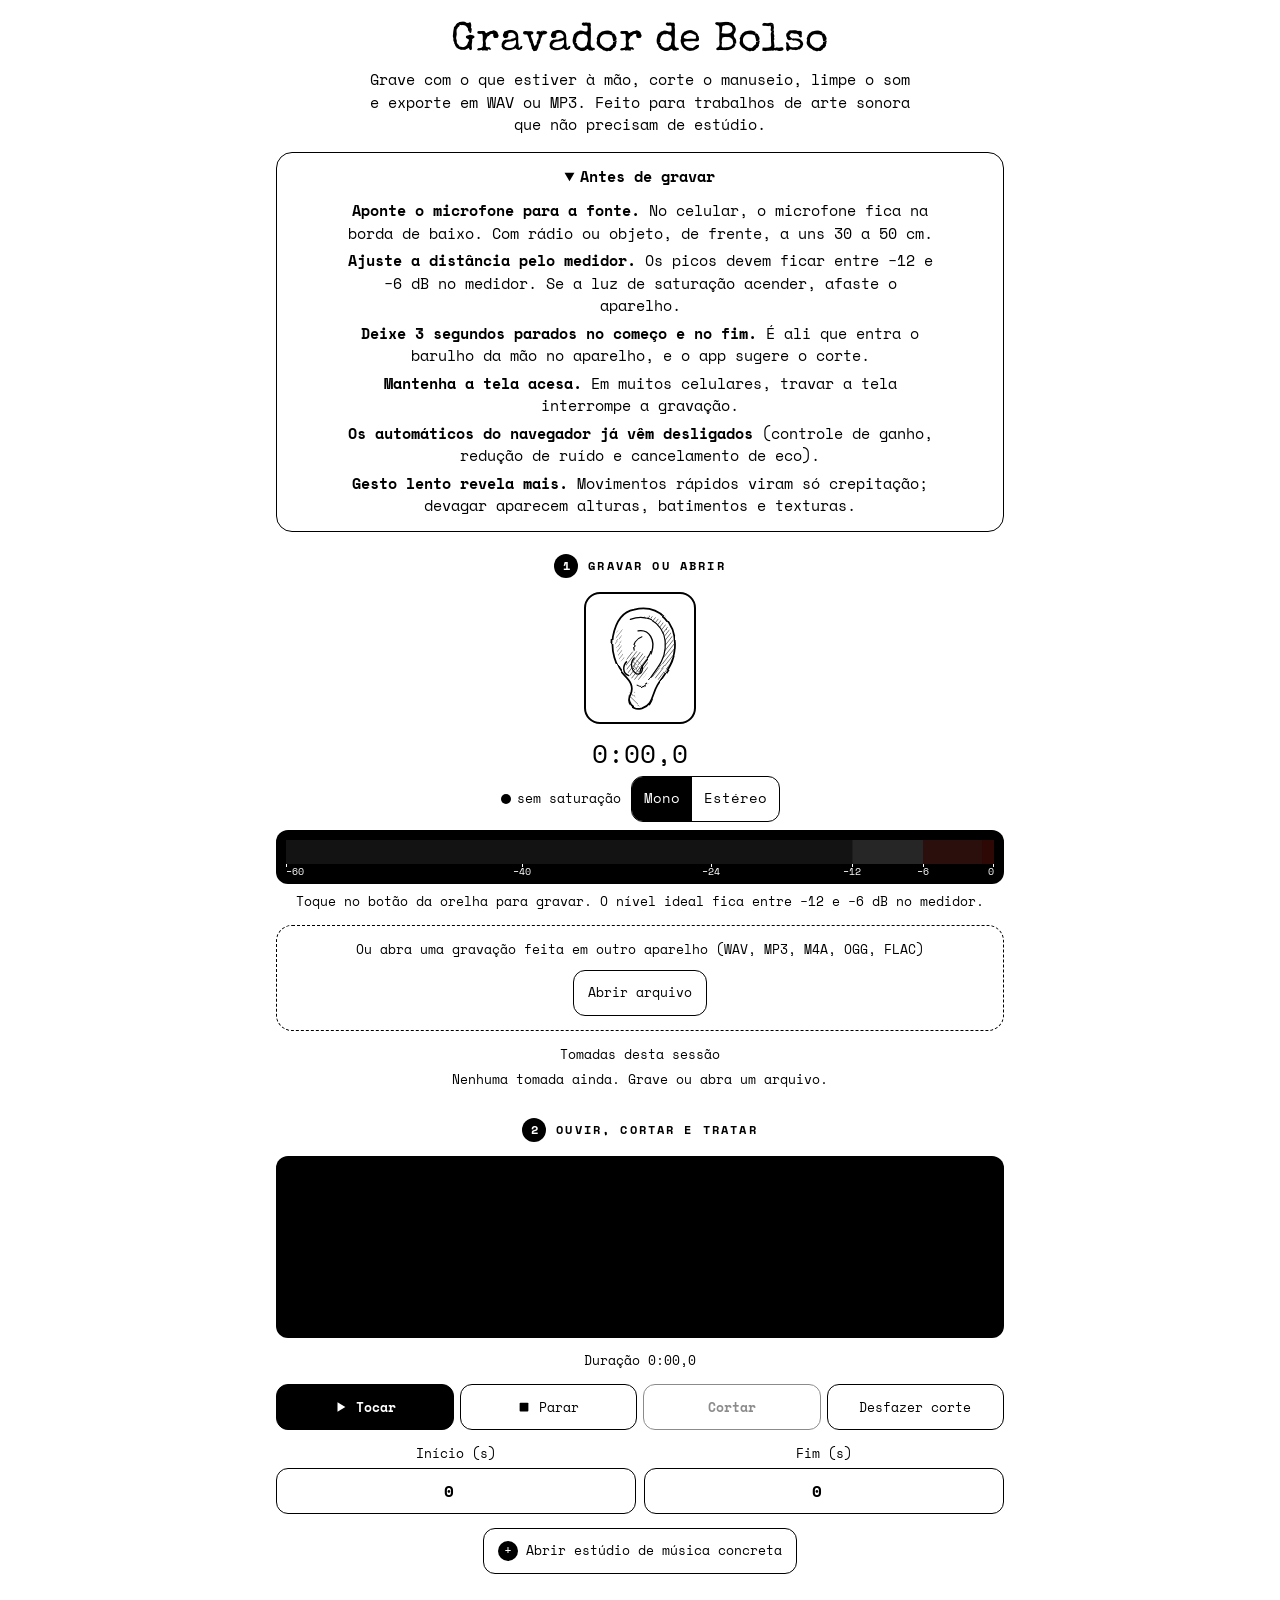
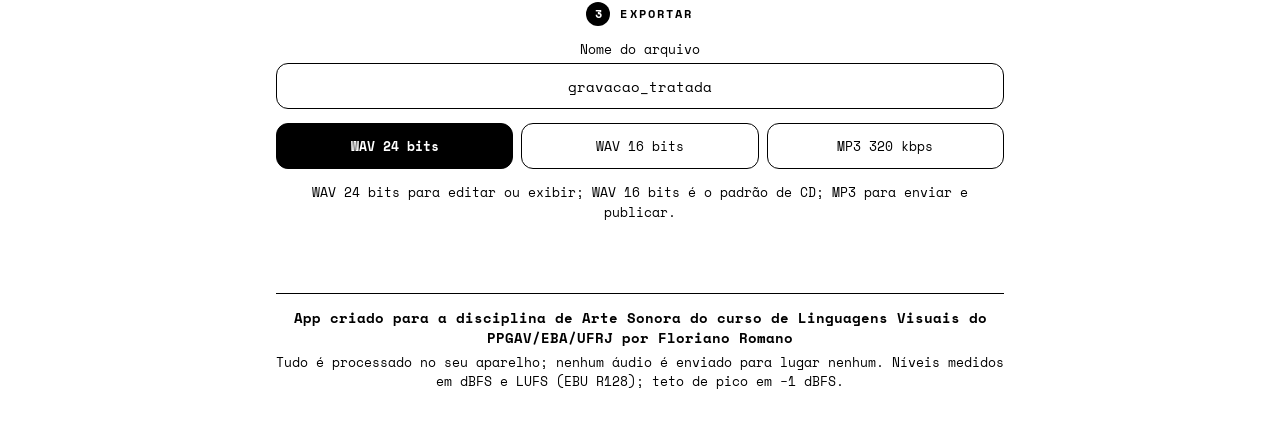
<file: lite/index.html>
<!doctype html>
<html lang="pt-BR">
<head>
<meta charset="utf-8">
<meta name="viewport" content="width=device-width,initial-scale=1,viewport-fit=cover">
<meta name="theme-color" content="#ffffff">
<link rel="manifest" href="manifest.webmanifest">
<link rel="icon" type="image/png" sizes="192x192" href="icon-192.png">
<link rel="apple-touch-icon" href="apple-touch-icon.png">
<title>Gravador de Bolso Lite</title>
<link rel="preconnect" href="https://fonts.googleapis.com">
<link rel="preconnect" href="https://fonts.gstatic.com" crossorigin>
<style>html,body{background:#fff}</style>
<link rel="preload" as="style" href="https://fonts.googleapis.com/css2?family=Archivo:wdth,wght@62..100,400..800&family=IBM+Plex+Mono:wght@400;500;600&family=Special+Elite&family=Space+Mono:wght@400;700&display=swap" onload="this.onload=null;this.rel='stylesheet'">
<noscript><link rel="stylesheet" href="https://fonts.googleapis.com/css2?family=Archivo:wdth,wght@62..100,400..800&family=IBM+Plex+Mono:wght@400;500;600&family=Special+Elite&family=Space+Mono:wght@400;700&display=swap"></noscript>
<style>
/* Layout: a face de um gravador portátil — três módulos empilhados na ordem do trabalho (gravar → ajustar → exportar), coluna única de até 760px; o visor escuro (medidor e onda) é igual nos dois temas, como a tela de um aparelho */
:root{
  --bg:#e8ebe6; --panel:#f8f9f6; --ink:#151816; --ink-2:#4a524d; --ink-3:#77807a; --line:#d1d6cf;
  --accent:#b25f0c; --accent-ink:#ffffff; --rec:#cc2a1f; --ok:#2c7646; --warn:#9c6205; --bad:#c0271c;
  --screen:#171b19; --screen-ink:#dfe8e2; --screen-dim:#6f7f76; --screen-wave:#9fd3ba; --screen-off:#3b4842; --screen-cut:rgba(0,0,0,.5);
  --m-low:#5f8f78; --m-target:#e3a03a; --m-hot:#ef6a3a; --m-clip:#ff3b30;
  --f-display:"Archivo",system-ui,-apple-system,"Segoe UI",sans-serif;
  --f-body:"Archivo",system-ui,-apple-system,"Segoe UI",sans-serif;
  --f-mono:"IBM Plex Mono",ui-monospace,"SFMono-Regular",Menlo,Consolas,monospace;
  --r:12px;
}
@media (prefers-color-scheme: dark){
  :root:not([data-theme="light"]){
    --bg:#0f1110; --panel:#181b19; --ink:#e6eae5; --ink-2:#a8b1ab; --ink-3:#7a837d; --line:#2a2f2c;
    --accent:#eb9a45; --accent-ink:#1a1206; --rec:#ff5446; --ok:#62c487; --warn:#e8a83f; --bad:#ff6a5c;
    --screen:#0a0c0b; --screen-ink:#dfe8e2; --screen-dim:#6f7f76; --screen-wave:#9fd3ba; --screen-off:#33403a; --screen-cut:rgba(0,0,0,.55);
    color-scheme:dark;
  }
}
:root[data-theme="dark"]{
  --bg:#0f1110; --panel:#181b19; --ink:#e6eae5; --ink-2:#a8b1ab; --ink-3:#7a837d; --line:#2a2f2c;
  --accent:#eb9a45; --accent-ink:#1a1206; --rec:#ff5446; --ok:#62c487; --warn:#e8a83f; --bad:#ff6a5c;
  --screen:#0a0c0b; --screen-ink:#dfe8e2; --screen-dim:#6f7f76; --screen-wave:#9fd3ba; --screen-off:#33403a; --screen-cut:rgba(0,0,0,.55);
  color-scheme:dark;
}
*{box-sizing:border-box}
[hidden]{display:none!important}
html,body{background:var(--bg)}
body{margin:0;color:var(--ink);font-family:var(--f-body);font-size:15px;line-height:1.5}
.wrap{max-width:760px;margin:0 auto;padding-inline:16px;padding-block:22px 56px;display:flex;flex-direction:column;gap:16px}
header{display:flex;flex-direction:column;gap:6px}
h1{font-family:var(--f-display);font-stretch:72%;font-weight:800;font-size:clamp(30px,7vw,44px);line-height:1;letter-spacing:-.01em;margin:0;text-wrap:balance}
.tag{margin:0;color:var(--ink-2);max-width:60ch}
.mode{font-size:13.5px;color:var(--ink-2);border-left:3px solid var(--accent);padding:4px 0 4px 10px;margin:4px 0 0}
.mode[hidden]{display:none}
details.tips{background:var(--panel);border:1px solid var(--line);border-radius:var(--r);padding:12px 16px}
details.tips summary{cursor:pointer;font-weight:650;font-stretch:90%}
details.tips ul{margin:10px 0 2px;padding-left:18px;display:flex;flex-direction:column;gap:5px;color:var(--ink-2);max-width:66ch}
details.tips b{color:var(--ink);font-weight:600}
.mod{background:var(--panel);border:1px solid var(--line);border-radius:var(--r);padding:18px;display:flex;flex-direction:column;gap:14px;min-width:0}
.mod h2{margin:0;display:flex;align-items:center;gap:10px;font-family:var(--f-display);font-stretch:85%;font-size:13px;font-weight:700;letter-spacing:.09em;text-transform:uppercase;color:var(--ink-2)}
.num{font-family:var(--f-mono);font-size:12px;letter-spacing:0;display:inline-grid;place-items:center;width:24px;height:24px;border-radius:50%;background:var(--ink);color:var(--panel)}
.row{display:flex;flex-wrap:wrap;gap:10px;align-items:center}
.sub{font-size:13px;color:var(--ink-3)}
.recrow{display:grid;grid-template-columns:auto 1fr;gap:16px;align-items:center}
@media (max-width:520px){.recrow{grid-template-columns:1fr}}
.recbtn{width:84px;height:84px;border-radius:50%;border:3px solid var(--ink);background:var(--panel);display:grid;place-items:center;cursor:pointer;position:relative;justify-self:start}
.recbtn .core{width:34px;height:34px;border-radius:50%;background:var(--rec);transition:border-radius .15s,width .15s,height .15s}
.recbtn.on .core{border-radius:6px;width:28px;height:28px}
.recbtn.on::after{content:"";position:absolute;inset:-9px;border-radius:50%;border:2px solid var(--rec);opacity:.6;animation:pulse 1.4s ease-out infinite}
@keyframes pulse{from{transform:scale(.92);opacity:.7}to{transform:scale(1.08);opacity:0}}
@media (prefers-reduced-motion:reduce){.recbtn.on::after{animation:none}}
.recbtn:disabled{opacity:.35;cursor:not-allowed}
.recbtn.blocked{opacity:.5}
.mode.flash{animation:flash 1.2s ease-out}
@keyframes flash{from{background:var(--accent-soft, rgba(235,154,69,.25))}to{background:transparent}}
@media (prefers-reduced-motion:reduce){.mode.flash{animation:none}}
.recside{display:flex;flex-direction:column;gap:8px;min-width:0}
.timer{font-family:var(--f-mono);font-variant-numeric:tabular-nums;font-size:26px;font-weight:500;line-height:1}
.screen{background:var(--screen);border-radius:8px;padding:8px 10px 6px;min-width:0}
canvas{display:block;width:100%}
#meter{height:40px}
#wave{height:168px;touch-action:none;cursor:ew-resize}
.lamp{display:inline-flex;align-items:center;gap:6px;font-size:13px;color:var(--ink-2)}
.lamp i{width:10px;height:10px;border-radius:50%;background:var(--line);display:inline-block}
.lamp.hot i{background:var(--bad)}
.lamp.hot{color:var(--bad);font-weight:600}
.seg{display:inline-flex;border:1px solid var(--line);border-radius:8px;overflow:hidden}
.seg label{display:block}
.seg input{position:absolute;opacity:0;pointer-events:none}
.seg span{display:block;padding:7px 12px;font-size:13.5px;cursor:pointer;color:var(--ink-2)}
.seg input:checked+span{background:var(--ink);color:var(--panel)}
.seg input:focus-visible+span{outline:2px solid var(--accent);outline-offset:-2px}
.btn{font:600 14px/1.2 var(--f-body);padding:10px 14px;border-radius:8px;border:1px solid var(--line);background:var(--panel);color:var(--ink);cursor:pointer;display:inline-flex;align-items:center;gap:8px}
.btn:hover{border-color:var(--ink-3)}
.btn.primary{background:var(--ink);color:var(--panel);border-color:var(--ink)}
.btn.accent{background:var(--accent);color:var(--accent-ink);border-color:var(--accent)}
.btn:disabled{opacity:.45;cursor:not-allowed}
.btn:focus-visible,.recbtn:focus-visible,input:focus-visible,select:focus-visible,summary:focus-visible{outline:2px solid var(--accent);outline-offset:2px}
.or{font-size:13px;color:var(--ink-3)}
.drop{border:1.5px dashed var(--line);border-radius:10px;padding:14px;display:flex;flex-wrap:wrap;gap:10px;align-items:center;justify-content:space-between}
.drop.over{border-color:var(--accent);background:var(--bg)}
.filebtn input{position:absolute;width:1px;height:1px;opacity:0}
.takes{display:flex;flex-direction:column;gap:6px}
.take{display:flex;flex-wrap:wrap;justify-content:space-between;gap:2px 10px;align-items:baseline;text-align:left;width:100%;padding:9px 12px;border:1px solid var(--line);border-radius:8px;background:var(--bg);color:var(--ink);cursor:pointer;font:inherit}
.take[aria-current="true"]{border-color:var(--ink);box-shadow:inset 3px 0 0 var(--accent)}
.take .t{min-width:0;flex:1 1 180px;overflow-wrap:anywhere}
.take .d{font-family:var(--f-mono);font-size:12.5px;color:var(--ink-3);flex:none}
.chips{display:flex;flex-wrap:wrap;gap:8px}
.chip{display:inline-flex;align-items:center;gap:7px;font-size:13px;padding:6px 10px;border-radius:999px;background:var(--bg);border:1px solid var(--line)}
.chip b{font-weight:600}
.chip .v{font-family:var(--f-mono);font-size:12.5px;font-variant-numeric:tabular-nums}
.chip .dot{width:8px;height:8px;border-radius:50%;background:var(--ink-3);flex:none}
.chip.ok .dot{background:var(--ok)} .chip.warn .dot{background:var(--warn)} .chip.bad .dot{background:var(--bad)}
.chip.bad{border-color:var(--bad)}
.trimrow{display:flex;flex-wrap:wrap;gap:12px;align-items:end;justify-content:space-between}
.field{display:flex;flex-direction:column;gap:4px;font-size:13px;color:var(--ink-2)}
.field input,.field select{font:500 14px var(--f-mono);padding:8px 10px;border-radius:8px;border:1px solid var(--line);background:var(--bg);color:var(--ink);width:100%}
.field input[type=number]{width:110px}
.presets{display:grid;grid-template-columns:repeat(3,minmax(0,1fr));gap:8px}
@media (max-width:560px){.presets{grid-template-columns:1fr}}
.preset{position:relative}
.preset input{position:absolute;opacity:0}
.preset span{display:flex;flex-direction:column;gap:3px;height:100%;padding:11px 12px;border:1px solid var(--line);border-radius:10px;cursor:pointer;background:var(--bg)}
.preset b{font-size:14.5px}
.preset small{font-size:12.5px;color:var(--ink-2);line-height:1.4}
.preset input:checked+span{border-color:var(--ink);box-shadow:inset 0 0 0 1px var(--ink)}
.preset input:focus-visible+span{outline:2px solid var(--accent);outline-offset:2px}
.checks{display:flex;flex-direction:column;gap:8px}
.check{display:flex;gap:10px;align-items:flex-start;font-size:14px}
.check input{margin-top:3px;accent-color:var(--accent);width:16px;height:16px;flex:none}
.check small{display:block;color:var(--ink-3);font-size:12.5px}
.grid2{display:grid;grid-template-columns:minmax(0,2fr) minmax(0,1fr) minmax(0,1fr);gap:12px;align-items:end}
@media (max-width:560px){.grid2{grid-template-columns:1fr 1fr}.grid2 .field:first-child{grid-column:1/-1}}
.status{font-size:13.5px;color:var(--ink-2);min-height:1.5em}
.status.err{color:var(--bad)}
.summary{font-family:var(--f-mono);font-size:12.5px;color:var(--ink-2);font-variant-numeric:tabular-nums}
.divider{height:1px;background:var(--line);margin:2px 0}
.studio-open{align-self:center;border-style:dashed}
.studio-open .num{width:20px;height:20px;font-size:13px}
#studio .num{background:var(--accent);color:var(--accent-ink)}
#edWave{height:150px;touch-action:none;cursor:text}
.tools{display:grid;grid-template-columns:repeat(auto-fit,minmax(250px,1fr));gap:10px}
.tool{border:1px solid var(--line);border-radius:10px;padding:8px 12px 12px;margin:0;display:flex;flex-direction:column;gap:8px;min-width:0;background:var(--bg)}
.tool legend{font-family:var(--f-display);font-stretch:85%;font-size:12px;font-weight:700;letter-spacing:.08em;text-transform:uppercase;color:var(--ink-2);padding:0 4px}
.tool .row{gap:6px}
.btn.sm{padding:7px 10px;font-size:13px}
.mini{font:500 13px var(--f-mono);padding:6px 8px;border-radius:7px;border:1px solid var(--line);background:var(--panel);color:var(--ink);width:76px}
.mini.wide{width:auto;max-width:100%;font-family:var(--f-body)}
.lite{color:var(--accent)}
.wavefoot{display:flex;justify-content:space-between;align-items:center;gap:10px;flex-wrap:wrap}
.ctl{display:flex;flex-wrap:wrap;gap:8px}
@media (max-width:460px){.ctl{display:grid;grid-template-columns:repeat(4,minmax(0,1fr));gap:6px}.ctl .btn{padding:9px 6px;font-size:13px;justify-content:center;text-align:center;line-height:1.15}}
.tbtn svg{display:block}
.tbtn .ic{display:inline-flex}
footer{font-size:12.5px;color:var(--ink-3);text-align:left;display:flex;flex-direction:column;gap:6px;border-top:1px solid var(--line);padding-top:14px}
footer p{margin:0}
footer .credit{font-size:13.5px;color:var(--ink-2);font-weight:600}
.hl{font-weight:600;color:var(--ink)}

/* visual preto e branco — sobrepõe os dois temas */
:root,:root:not([data-theme="light"]),:root[data-theme="dark"]{
  --bg:#ffffff; --panel:#ffffff; --ink:#000000; --ink-2:#000000; --ink-3:#000000; --line:#000000;
  --accent:#000000; --accent-ink:#ffffff; --rec:#000000; --ok:#000000; --warn:#000000; --bad:#d4281c;
  --screen:#000000; --screen-ink:#ffffff; --screen-dim:#ffffff; --screen-wave:#ffffff; --screen-off:#ffffff; --screen-cut:rgba(0,0,0,.6);
  --m-low:#6a6a6a; --m-target:#d0d0d0; --m-hot:#e5534b; --m-clip:#ff2d20;
  --f-display:"American Typewriter","Special Elite","Courier New",serif;
  --f-body:"Space Mono",ui-monospace,"SFMono-Regular",Menlo,Consolas,monospace;
  --f-mono:"Space Mono",ui-monospace,"SFMono-Regular",Menlo,Consolas,monospace;
  --r:16px; color-scheme:light;
}
header{align-items:center;text-align:center}
h1{font-stretch:normal;font-weight:400;font-size:clamp(30px,8vw,40px);letter-spacing:.01em;text-align:center}
.tag{text-align:center}
.mod{background:transparent;border:none;border-radius:0;padding:6px 0}
details.tips{background:transparent;border:1px solid #000;border-radius:16px}
.mod h2{font-family:var(--f-body);font-stretch:normal;font-size:12px;letter-spacing:.18em}
.btn{font:400 13px/1.2 var(--f-body);border-radius:12px;border:1px solid #000;background:#fff;color:#000;min-height:44px}
.btn:hover{border-color:#000}
.btn.primary{background:#000;color:#fff;border-color:#000;font-weight:700}
.btn.accent{background:#fff;color:#000;border-color:#000;font-weight:700}
.take{background:#fff;border:1px solid #000;border-radius:12px;min-height:46px;align-items:center}
.take[aria-current="true"]{background:#000;color:#fff;border-color:#000;box-shadow:none}
.take[aria-current="true"] .d{color:#fff}
.field input,.field select,.mini{border:1px solid #000;border-radius:12px;background:#fff;color:#000}
.screen{border-radius:12px}
.drop{border:1.5px dashed #000;border-radius:16px}
.seg{border-color:#000;border-radius:12px}
.preset span,.tool{border-color:#000;border-radius:12px;background:#fff}
.studio-open{border-radius:12px}
.recrow{justify-items:center}
.recbtn{width:112px;height:132px;border-radius:16px;border:2px solid #000;background:#fff;padding:4px;justify-self:center}
.recbtn .ear{display:block;width:98px;height:120px}
.recbtn.on::after{display:none}
.nota{opacity:0;transform-box:fill-box;transform-origin:center}
.recbtn.on .nota,#abertura .nota{animation:entra 1.6s ease-in infinite}
.recbtn.on .n2,#abertura .n2{animation-delay:.8s}
@keyframes entra{0%{opacity:0;transform:translate(0,0) scale(1) rotate(0)}15%{opacity:1}75%{opacity:1}100%{opacity:0;transform:translate(30px,52px) scale(.3) rotate(25deg)}}
@media (prefers-reduced-motion:reduce){.recbtn.on .nota,#abertura .nota{animation:none;opacity:1}}
.exrow{display:grid;grid-template-columns:repeat(3,minmax(0,1fr));gap:8px}
.exrow .btn{justify-content:center;text-align:center;padding:10px 4px;line-height:1.15}
#abertura{position:fixed;inset:0;z-index:999;background:#fff;display:grid;place-items:center;transition:opacity .45s ease}
#abertura svg{width:150px;height:186px}
#abertura.sai{opacity:0;pointer-events:none}
footer{text-align:center;border-top:1px solid #000}

/* texto centralizado, botões e campos com a mesma altura, números em negrito */
.wrap{text-align:center}
.row{justify-content:center}
.mod h2{justify-content:center}
.sub,.status,.summary,.or,.field,.tag,.mode{text-align:center}
p.sub{margin:0}
details.tips summary{text-align:center}
details.tips ul{list-style:none;padding:0;margin:12px auto 2px;align-items:center;text-align:center}
.mode{border:1px solid #000;border-radius:12px;padding:8px 12px}
#installBtn{align-self:center!important}
.btn{justify-content:center;text-align:center;min-height:46px}
.recrow{grid-template-columns:minmax(0,1fr)}
.recside{align-items:center;width:100%}
.recside>.row{justify-content:center!important;flex-direction:column;gap:10px}
.recside .screen{align-self:stretch}
.lamp{justify-content:center}
.seg span{min-height:44px;display:flex;align-items:center}
.drop{flex-direction:column;justify-content:center;align-items:center}
.take{flex-direction:column;align-items:center;justify-content:center;text-align:center}
.take .t{flex:none}
.wavefoot{justify-content:center}
.ctl{display:grid;grid-template-columns:repeat(4,minmax(0,1fr));gap:6px}
.ctl .btn{padding:6px 4px;line-height:1.15}
.trimrow{display:block}
.trimrow .row{display:grid;grid-template-columns:repeat(2,minmax(0,1fr));gap:8px}
.field input,.field select{height:46px;text-align:center;text-align-last:center}
.field input[type=number]{width:100%;font-weight:700;font-size:16px}
.studio-open,.studio-close{align-self:center}
.studio-close{border-style:dashed}
.tools{grid-template-columns:minmax(0,1fr);gap:12px}
.tool{padding:10px 12px 14px;gap:10px;text-align:center}
.tool legend{margin:0 auto;padding:0 8px}
.g{display:grid;gap:8px}
.g1{grid-template-columns:minmax(0,1fr)}
.g2{grid-template-columns:repeat(2,minmax(0,1fr))}
.g3{grid-template-columns:repeat(3,minmax(0,1fr))}
.g21{grid-template-columns:minmax(0,2fr) minmax(0,1fr)}
.g .btn{width:100%;padding:6px 4px;font-size:12.5px;line-height:1.15;overflow-wrap:anywhere}
.param{display:flex;flex-direction:column;align-items:center;justify-content:center;gap:1px;height:46px;min-width:0;padding:2px 4px;border:1px solid #000;border-radius:12px;background:#fff;cursor:text}
.param input{width:100%;border:0;margin:0;padding:0;background:transparent;color:#000;font:700 16px/1.1 var(--f-body);text-align:center;-moz-appearance:textfield;appearance:textfield}
.param input::-webkit-outer-spin-button,.param input::-webkit-inner-spin-button{-webkit-appearance:none;margin:0}
.param input:focus{outline:none}
.param:focus-within{outline:2px solid #000;outline-offset:2px}
.param span{font-size:10.5px;line-height:1.1;letter-spacing:.03em}
.sel{width:100%;height:46px;padding:0 30px;border:1px solid #000;border-radius:12px;color:#000;font:400 13px var(--f-body);text-align:center;text-align-last:center;-webkit-appearance:none;appearance:none;background:#fff url("data:image/svg+xml,%3Csvg xmlns='http://www.w3.org/2000/svg' width='12' height='12' viewBox='0 0 12 12'%3E%3Cpath d='M2 4l4 4 4-4' fill='none' stroke='%23000' stroke-width='1.6'/%3E%3C/svg%3E") no-repeat right 12px center}
.sel:focus-visible{outline:2px solid #000;outline-offset:2px}
@media (max-width:350px){.g .btn,.ctl .btn,.exrow .btn{font-size:11.5px;padding:4px 3px;letter-spacing:-.02em}}
/* abertura-suave */
#abertura svg{animation:abIn .4s ease-out both;will-change:opacity}
#abertura .nota{animation-delay:.45s}
#abertura .n2{animation-delay:1.25s}
@keyframes abIn{from{opacity:0}to{opacity:1}}
@media (prefers-reduced-motion:reduce){#abertura svg{animation:none}}
</style>
</head>
<body>
<div class="wrap">
<div id="abertura" aria-hidden="true"><svg class="ear-ab" viewBox="0 0 100 124" aria-hidden="true"> <defs> <pattern id="hachuraS" width="3.2" height="3.2" patternUnits="userSpaceOnUse" patternTransform="rotate(38)"> <line x1="0" y1="0" x2="0" y2="3.2" stroke="#000000" stroke-width="0.9"></line> </pattern> <pattern id="hachuraS2" width="3.6" height="3.6" patternUnits="userSpaceOnUse" patternTransform="rotate(-46)"> <line x1="0" y1="0" x2="0" y2="3.6" stroke="#000000" stroke-width="0.8"></line> </pattern> <filter id="tremidoS" x="-10%" y="-10%" width="120%" height="120%"> <feTurbulence type="fractalNoise" baseFrequency="0.06" numOctaves="2" seed="9"></feTurbulence> <feDisplacementMap in="SourceGraphic" scale="2.2" xChannelSelector="R" yChannelSelector="G"></feDisplacementMap> </filter> </defs> <g filter="url(#tremidoS)" fill="none" stroke="#000000" stroke-linecap="round" stroke-linejoin="round"> <path d="M60 18 C 78 22, 88 40, 85 58 C 83 69, 77 77, 70 85 L 62 81 C 70 71, 76 61, 76 50 C 76 33, 66 22, 52 20 Z" fill="url(#hachuraS)" stroke="none"></path> <path d="M40 56 C 52 52, 60 60, 58 74 C 56 84, 46 88, 40 82 C 34 74, 34 62, 40 56 Z" fill="url(#hachuraS)" stroke="none"></path> <path d="M43 64 C 49 63, 53 69, 51 76 C 49 81, 44 81, 42 77 Z" fill="url(#hachuraS2)" stroke="none"></path> <path d="M38 98 C 37 106, 42 112, 50 112 C 46 108, 44 103, 45 97 Z" fill="url(#hachuraS2)" stroke="none"></path> <path d="M26 34 C 24 44, 25 56, 30 66 L 34 62 C 30 52, 30 42, 32 32 Z" fill="url(#hachuraS)" stroke="none" opacity="0.7"></path> <path d="M44 12 C 70 6, 88 26, 86 52 C 85 70, 74 80, 68 90 C 62 100, 64 110, 52 114 C 42 117, 36 108, 40 100 C 44 92, 40 86, 34 80 C 24 70, 20 54, 22 40 C 25 24, 32 14, 44 12 Z" stroke-width="1.8"></path> <path d="M40 22 C 62 14, 78 32, 76 52 C 75 66, 66 74, 60 84" stroke-width="1.3"></path> <path d="M48 34 C 60 32, 66 44, 62 56 C 59 64, 52 68, 50 76" stroke-width="1.4"></path> <path d="M52 40 C 46 42, 42 48, 44 54" stroke-width="1.1"></path> <path d="M44 62 C 40 66, 40 74, 46 78 C 50 80, 54 76, 52 70" stroke-width="1.3"></path> <path d="M36 66 C 32 70, 32 78, 38 80" stroke-width="1.5"></path> <path d="M58 88 C 54 92, 50 92, 47 90" stroke-width="1.1"></path> </g> <g class="notas" fill="#000000" stroke="#000000" stroke-linecap="round" filter="url(#tremidoS)"><g transform="translate(2,4)"><g class="nota"><ellipse cx="5" cy="18" rx="4.6" ry="3.3" transform="rotate(-22 5 18)" stroke="none"></ellipse><line x1="9.2" y1="17" x2="9.2" y2="2" stroke-width="1.5" fill="none"></line><path d="M9.2 2 C 13 5, 16.5 8, 13.5 13.5" stroke-width="1.5" fill="none"></path></g></g><g transform="translate(14,-6)"><g class="nota n2"><ellipse cx="5" cy="18" rx="4.6" ry="3.3" transform="rotate(-22 5 18)" stroke="none"></ellipse><line x1="9.2" y1="17" x2="9.2" y2="2" stroke-width="1.5" fill="none"></line><path d="M9.2 2 C 13 5, 16.5 8, 13.5 13.5" stroke-width="1.5" fill="none"></path></g></g></g></svg></div>
  <header>
    <h1>Gravador de Bolso</h1>
    <p class="tag">Grave com o que estiver à mão, corte o manuseio, limpe o som e exporte em WAV ou MP3. Feito para trabalhos de arte sonora que não precisam de estúdio.</p>
    <p class="mode" id="modeNote" hidden></p>
    <button class="btn accent" id="installBtn" hidden style="align-self:flex-start">Instalar como app</button>
  </header>

  <details class="tips" id="tips" open>
    <summary>Antes de gravar</summary>
    <ul>
      <li><b>Aponte o microfone para a fonte.</b> No celular, o microfone fica na borda de baixo. Com rádio ou objeto, de frente, a uns 30 a 50 cm.</li>
      <li><b>Ajuste a distância pelo medidor.</b> Os picos devem ficar entre −12 e −6 dB no medidor. Se a luz de saturação acender, afaste o aparelho.</li>
      <li><b>Deixe 3 segundos parados no começo e no fim.</b> É ali que entra o barulho da mão no aparelho, e o app sugere o corte.</li>
      <li><b>Mantenha a tela acesa.</b> Em muitos celulares, travar a tela interrompe a gravação.</li>
      <li><b>Os automáticos do navegador já vêm desligados</b> (controle de ganho, redução de ruído e cancelamento de eco).</li>
      <li><b>Gesto lento revela mais.</b> Movimentos rápidos viram só crepitação; devagar aparecem alturas, batimentos e texturas.</li>
    </ul>
  </details>

  <section class="mod" aria-labelledby="h1s">
    <h2 id="h1s"><span class="num">1</span>Gravar ou abrir</h2>
    <div class="recrow">
      <button class="recbtn" id="recBtn" aria-label="Gravar"><svg class="ear" viewBox="0 0 100 124" aria-hidden="true"> <defs> <pattern id="hachura" width="3.2" height="3.2" patternUnits="userSpaceOnUse" patternTransform="rotate(38)"> <line x1="0" y1="0" x2="0" y2="3.2" stroke="#000000" stroke-width="0.9"></line> </pattern> <pattern id="hachura2" width="3.6" height="3.6" patternUnits="userSpaceOnUse" patternTransform="rotate(-46)"> <line x1="0" y1="0" x2="0" y2="3.6" stroke="#000000" stroke-width="0.8"></line> </pattern> <filter id="tremido" x="-10%" y="-10%" width="120%" height="120%"> <feTurbulence type="fractalNoise" baseFrequency="0.06" numOctaves="2" seed="9"></feTurbulence> <feDisplacementMap in="SourceGraphic" scale="2.2" xChannelSelector="R" yChannelSelector="G"></feDisplacementMap> </filter> </defs> <g filter="url(#tremido)" fill="none" stroke="#000000" stroke-linecap="round" stroke-linejoin="round"> <path d="M60 18 C 78 22, 88 40, 85 58 C 83 69, 77 77, 70 85 L 62 81 C 70 71, 76 61, 76 50 C 76 33, 66 22, 52 20 Z" fill="url(#hachura)" stroke="none"></path> <path d="M40 56 C 52 52, 60 60, 58 74 C 56 84, 46 88, 40 82 C 34 74, 34 62, 40 56 Z" fill="url(#hachura)" stroke="none"></path> <path d="M43 64 C 49 63, 53 69, 51 76 C 49 81, 44 81, 42 77 Z" fill="url(#hachura2)" stroke="none"></path> <path d="M38 98 C 37 106, 42 112, 50 112 C 46 108, 44 103, 45 97 Z" fill="url(#hachura2)" stroke="none"></path> <path d="M26 34 C 24 44, 25 56, 30 66 L 34 62 C 30 52, 30 42, 32 32 Z" fill="url(#hachura)" stroke="none" opacity="0.7"></path> <path d="M44 12 C 70 6, 88 26, 86 52 C 85 70, 74 80, 68 90 C 62 100, 64 110, 52 114 C 42 117, 36 108, 40 100 C 44 92, 40 86, 34 80 C 24 70, 20 54, 22 40 C 25 24, 32 14, 44 12 Z" stroke-width="1.8"></path> <path d="M40 22 C 62 14, 78 32, 76 52 C 75 66, 66 74, 60 84" stroke-width="1.3"></path> <path d="M48 34 C 60 32, 66 44, 62 56 C 59 64, 52 68, 50 76" stroke-width="1.4"></path> <path d="M52 40 C 46 42, 42 48, 44 54" stroke-width="1.1"></path> <path d="M44 62 C 40 66, 40 74, 46 78 C 50 80, 54 76, 52 70" stroke-width="1.3"></path> <path d="M36 66 C 32 70, 32 78, 38 80" stroke-width="1.5"></path> <path d="M58 88 C 54 92, 50 92, 47 90" stroke-width="1.1"></path> </g> <g class="notas" fill="#000000" stroke="#000000" stroke-linecap="round" filter="url(#tremido)"><g transform="translate(2,4)"><g class="nota"><ellipse cx="5" cy="18" rx="4.6" ry="3.3" transform="rotate(-22 5 18)" stroke="none"></ellipse><line x1="9.2" y1="17" x2="9.2" y2="2" stroke-width="1.5" fill="none"></line><path d="M9.2 2 C 13 5, 16.5 8, 13.5 13.5" stroke-width="1.5" fill="none"></path></g></g><g transform="translate(14,-6)"><g class="nota n2"><ellipse cx="5" cy="18" rx="4.6" ry="3.3" transform="rotate(-22 5 18)" stroke="none"></ellipse><line x1="9.2" y1="17" x2="9.2" y2="2" stroke-width="1.5" fill="none"></line><path d="M9.2 2 C 13 5, 16.5 8, 13.5 13.5" stroke-width="1.5" fill="none"></path></g></g></g></svg></button>
      <div class="recside">
        <div class="row" style="justify-content:space-between">
          <span class="timer" id="recTime">0:00,0</span>
          <div class="row">
            <span class="lamp" id="clipLamp"><i></i><span id="clipText">sem saturação</span></span>
            <div class="seg" role="radiogroup" aria-label="Canais">
              <label><input type="radio" name="chmode" id="chMono" value="1" checked><span>Mono</span></label>
              <label><input type="radio" name="chmode" id="chStereo" value="2"><span>Estéreo</span></label>
            </div>
          </div>
        </div>
        <div class="screen"><canvas id="meter" aria-label="Medidor de nível de entrada, em dBFS"></canvas></div>
        <div class="sub" id="inputInfo">Toque no botão da orelha para gravar. O nível ideal fica entre −12 e −6 dB no medidor.</div>
      </div>
    </div>
    <div class="drop" id="drop">
      <span class="or">Ou abra uma gravação feita em outro aparelho (WAV, MP3, M4A, OGG, FLAC)</span>
      <label class="btn filebtn" for="fileIn">Abrir arquivo<input type="file" id="fileIn" accept="audio/*,.wav,.mp3,.m4a,.aac,.ogg,.oga,.flac,.webm"></label>
    </div>
    <div>
      <div class="sub" style="margin-bottom:6px">Tomadas desta sessão</div>
      <div class="takes" id="takes"></div>
    </div>
  </section>

  <section class="mod" aria-labelledby="h2s">
    <h2 id="h2s"><span class="num">2</span>Ouvir, cortar e tratar</h2>
    <div class="chips" id="diag" hidden></div>
    <div class="screen"><canvas id="wave" aria-label="Forma de onda; arraste para mover o início ou o fim do corte"></canvas></div>
    <div class="wavefoot"><span class="summary" id="durLabel">Duração 0:00,0</span></div>
    <div class="ctl">
      <button class="btn primary tbtn" id="tpPlay" aria-label="Tocar"><span class="ic"></span><span class="tl">Tocar</span></button>
      <button class="btn tbtn" id="tpStop" aria-label="Parar"><svg viewBox="0 0 16 16" width="14" height="14" aria-hidden="true"><rect x="3" y="3" width="10" height="10" rx="1" fill="currentColor"/></svg><span>Parar</span></button>
      <button class="btn accent" id="autoTrim" disabled>Cortar</button>
      <button class="btn" id="resetTrim">Desfazer corte</button>
    </div>
    <div class="trimrow">
      <div class="row">
        <label class="field" for="trimA">Início (s)<input type="number" id="trimA" min="0" step="0.1" value="0"></label>
        <label class="field" for="trimB">Fim (s)<input type="number" id="trimB" min="0" step="0.1" value="0"></label>
      </div>
    </div>
    <div class="row" hidden>
      <button class="btn" id="playOrig">Ouvir original</button>
      <button class="btn primary" id="playProc">Ouvir tratado</button>
      <button class="btn" id="stopBtn" disabled>Parar</button>
    </div>
    <button class="btn studio-open" id="stOpen"><span class="num">+</span>Abrir estúdio de música concreta</button>
    <div hidden>
    <div class="divider"></div>
    <div class="presets" role="radiogroup" aria-label="Tratamento">
      <label class="preset"><input type="radio" name="preset" value="nenhum" id="pNone"><span><b>Sem tratamento</b></span></label>
      <label class="preset"><input type="radio" name="preset" value="suave" id="pSoft" checked><span><b>Suave</b></span></label>
      <label class="preset"><input type="radio" name="preset" value="forte" id="pHard"><span><b>Forte</b></span></label>
    </div>
    <div class="checks">
      <label class="check"><input type="checkbox" id="optDeclip"><span>Reconstruir picos saturados<small>Redesenha os trechos que bateram em 0 dB. Fica ligado sozinho quando há saturação.</small></span></label>
      <label class="check"><input type="checkbox" id="optMono"><span>Usar um canal só<small>Corrige gravações em oposição de fase, que somem quando tocadas em mono. Escolhe o canal com menos saturação.</small></span></label>
      <label class="check"><input type="checkbox" id="optFades" checked><span>Entrada e saída suaves<small>0,2 s no começo e 0,8 s no fim, para não estalar.</small></span></label>
    </div>
    <div class="grid2">
      <label class="field" for="target">Volume final
        <select id="target">
          <option value="-16" selected>−16 LUFS · internet e celular</option>
          <option value="-23">−23 LUFS · rádio e transmissão</option>
          <option value="none">Manter o volume gravado</option>
        </select>
      </label>
      <label class="field" for="padPre">Silêncio antes (s)<input type="number" id="padPre" min="0" max="600" step="1" value="0"></label>
      <label class="field" for="padPost">Silêncio depois (s)<input type="number" id="padPost" min="0" max="600" step="1" value="0"></label>
    </div>
    </div>
  </section>

  <section class="mod" id="studio" hidden aria-labelledby="hst">
    <h2 id="hst"><span class="num">+</span>Estúdio de música concreta</h2>
    <button class="btn studio-close" id="stClose">Fechar estúdio</button>
    <p class="sub">Arraste na onda para selecionar um trecho; toque sem arrastar para pôr o cursor (onde o colar e o inserir acontecem). Sem seleção, as operações valem para o som inteiro.</p>
    <div class="screen"><canvas id="edWave" aria-label="Onda do estúdio; arraste para selecionar"></canvas></div>
    <div class="summary" id="edSel"></div>
    <div class="status" id="edStatus" role="status" aria-live="polite"></div>
    <div class="g g3">
      <button class="btn primary" id="edPlay">Ouvir seleção</button>
      <button class="btn" id="edPlayAll">Ouvir tudo</button>
      <button class="btn" id="edStop" disabled>Parar</button>
    </div>
    <div class="g g2">
      <button class="btn" id="edSelAll">Selecionar tudo</button>
      <button class="btn" id="edUndo" disabled>Desfazer</button>
    </div>
    <p class="sub">Operações tradicionais dos estúdios de música concreta da época dos gravadores de rolo.</p>
    <div class="tools">
      <fieldset class="tool"><legend>Tesoura e fita adesiva</legend>
        <div class="g g3">
          <button class="btn" data-op="cut">Cortar</button>
          <button class="btn" data-op="copy">Copiar</button>
          <button class="btn" data-op="del">Apagar</button>
        </div>
        <div class="g g2">
          <button class="btn" data-op="paste">Emendar (colar)</button>
          <button class="btn" data-op="crop">Isolar trecho</button>
        </div>
        <div class="g g21">
          <button class="btn" data-op="insil">Emendar fita em branco</button>
          <label class="param"><input type="number" id="edSilS" min="0.1" max="120" step="0.5" value="2" aria-label="Segundos de fita em branco"><span>segundos</span></label>
        </div>
        <p class="sub">A fita em branco entra no cursor. Cortar o ataque de um som (a “cloche coupée”) é selecionar o começo e apagar.</p>
      </fieldset>
      <fieldset class="tool"><legend>Fita em anel (loop)</legend>
        <div class="g g2">
          <button class="btn" data-op="loop">Repetir</button>
          <label class="param"><input type="number" id="edLoopN" min="2" max="64" value="4" aria-label="Número de voltas"><span>voltas</span></label>
        </div>
      </fieldset>
      <fieldset class="tool"><legend>Fita ao contrário</legend>
        <div class="g g1">
          <button class="btn" data-op="rev">Inverter</button>
        </div>
      </fieldset>
      <fieldset class="tool"><legend>Velocidade (fonógeno)</legend>
        <div class="g g1">
          <select class="sel" id="edSpeed" aria-label="Velocidade">
            <option value="0.25">¼ (2 oitavas abaixo)</option><option value="0.5" selected>½ (1 oitava abaixo)</option>
            <option value="0.749">quarta abaixo</option><option value="1.335">quarta acima</option>
            <option value="2">2× (1 oitava acima)</option><option value="4">4× (2 oitavas acima)</option>
          </select>
        </div>
        <div class="g g1">
          <button class="btn" data-op="speed">Mudar velocidade</button>
        </div>
        <p class="sub">Como na fita, a altura e a duração mudam juntas.</p>
      </fieldset>
      <fieldset class="tool"><legend>Overdub</legend>
        <div class="g g1">
          <button class="btn" data-op="mix">Sobrepor o trecho copiado</button>
        </div>
        <p class="sub">Toca a fita copiada junto com a outra, a partir do cursor.</p>
      </fieldset>
      <fieldset class="tool"><legend>Potenciômetro</legend>
        <div class="g g3">
          <button class="btn" data-op="fadein">Fade in</button>
          <button class="btn" data-op="fadeout">Fade out</button>
          <button class="btn" data-op="mute">Fechar (silenciar)</button>
        </div>
        <div class="g g2">
          <button class="btn" data-op="gain">Volume</button>
          <label class="param"><input type="number" id="edGain" min="-60" max="24" step="1" value="-6" aria-label="Volume em dB"><span>dB</span></label>
        </div>
        <p class="sub">Sem seleção, os fades usam os 2 s das pontas.</p>
      </fieldset>
      <fieldset class="tool"><legend>Eco de fita</legend>
        <div class="g g3">
          <button class="btn" data-op="echo">Eco</button>
          <label class="param"><input type="number" id="edDelay" min="20" max="3000" step="10" value="350" aria-label="Distância entre as cabeças, em ms"><span>ms</span></label>
          <label class="param"><input type="number" id="edFb" min="0" max="95" step="5" value="45" aria-label="Retorno em porcentagem"><span>% retorno</span></label>
        </div>
        <p class="sub">Gravar e ler a mesma fita com cabeças afastadas. As repetições continuam depois do fim da seleção, somadas ao som que vem a seguir.</p>
      </fieldset>
      <fieldset class="tool"><legend>Filtro</legend>
        <div class="g g1">
          <select class="sel" id="edFilt" aria-label="Tipo de filtro">
            <option value="lowpass">Passa-baixas (abafa)</option><option value="highpass">Passa-altas (afina)</option>
            <option value="bandpass">Passa-faixa (som de rádio, telefone)</option>
          </select>
        </div>
        <div class="g g2">
          <button class="btn" data-op="filter">Aplicar filtro</button>
          <label class="param"><input type="number" id="edFreq" min="20" max="20000" step="10" value="1000" aria-label="Frequência em Hz"><span>Hz</span></label>
        </div>
      </fieldset>
    </div>
    <div class="g g1">
      <button class="btn accent" id="edCommit">Guardar como nova tomada</button>
    </div>
    <p class="sub">Ela entra no passo 2 para tratar e exportar.</p>
  </section>

  <section class="mod" aria-labelledby="h3s">
    <h2 id="h3s"><span class="num">3</span>Exportar</h2>
    <label class="field" for="outName">Nome do arquivo<input type="text" id="outName" value="gravacao_tratada" style="font-family:var(--f-mono)"></label>
    <div class="row exrow">
      <button class="btn primary" id="exWav24">WAV 24 bits</button>
      <button class="btn" id="exWav16">WAV 16 bits</button>
      <button class="btn" id="exMp3">MP3 320 kbps</button>
      <button class="btn" id="exZip" hidden>WAV + MP3 (.zip)</button>
      <button class="btn" id="exShare" hidden>Compartilhar MP3</button>
    </div>
    <div class="sub" id="exNote">WAV 24 bits para editar ou exibir; WAV 16 bits é o padrão de CD; MP3 para enviar e publicar.</div>
    <div class="summary" id="summary"></div>
    <div class="status" id="status" role="status" aria-live="polite"></div>
  </section>

  <footer>
    <p class="credit">App criado para a disciplina de Arte Sonora do curso de Linguagens Visuais do PPGAV/EBA/UFRJ por Floriano Romano</p>
    <p>Tudo é processado no seu aparelho; nenhum áudio é enviado para lugar nenhum. Níveis medidos em dBFS e LUFS (EBU R128); teto de pico em −1 dBFS.</p>
  </footer>
</div>

<script src="lame.min.js"></script>
<script>
(() => {
'use strict';
const $ = s => document.querySelector(s);
const fmt = (v, d = 1) => (v < 0 ? '−' : '') + Math.abs(v).toFixed(d).replace('.', ',');
const fmtTime = s => { s = Math.max(0, s); const m = Math.floor(s / 60); const r = s - m * 60; return m + ':' + (r < 10 ? '0' : '') + r.toFixed(1).replace('.', ','); };
const dB = v => 20 * Math.log10(Math.max(v, 1e-12));
const tick = () => new Promise(r => setTimeout(r, 0));
const css = n => getComputedStyle(document.documentElement).getPropertyValue(n).trim();

/* ---------- ambiente ---------- */
const isClaude = () => !!(window.claude && typeof window.claude.use === 'function');
let inClaude = false, canRecord = false, downloadsNS = null, askedDownloads = false;
function setMode() {
  inClaude = isClaude();
  canRecord = !inClaude && !!(navigator.mediaDevices && navigator.mediaDevices.getUserMedia) && window.isSecureContext;
  if (inClaude && !askedDownloads) { askedDownloads = true; window.claude.use('downloads').then(ns => { downloadsNS = ns; }).catch(() => {}); }
  const n = $('#modeNote');
  if (!canRecord) { n.innerHTML = micBlockedReason(); n.hidden = false; }
  else n.hidden = true;
  if (!rec.on) $('#recBtn').disabled = false;
  $('#recBtn').classList.toggle('blocked', !canRecord);
  if (!canRecord) $('#inputInfo').textContent = 'O microfone está bloqueado neste modo de abertura. Toque no botão da orelha para ver o que fazer.';
}
function micBlockedReason() {
  if (inClaude) return 'Na página publicada pelo Claude o microfone não é liberado. <span class="hl">Para gravar, abra o app pelo endereço https onde ele estiver hospedado.</span> Aqui dá para abrir arquivos, tratar e exportar (em .zip).';
  if (!window.isSecureContext) {
    const local = /^(file|content):$/.test(location.protocol);
    return (local ? 'Este arquivo foi aberto direto do aparelho. ' : 'Este endereço não usa https. ')
      + 'Por segurança, o navegador só mostra o pedido de permissão do microfone para páginas abertas por um endereço <b>https</b>. <span class="hl">Para gravar, o app precisa estar hospedado num endereço https</span> (um servidor da UFRJ, por exemplo). Abrir arquivos, tratar e exportar funcionam normalmente.';
  }
  return 'Este navegador não dá acesso ao microfone. <span class="hl">Use o Chrome (Android) ou o Safari (iPhone) atualizados.</span>';
}

/* ---------- filtros e medidas ---------- */
function biquadCoefs(type, f, fs, Q, gainDb = 0) {
  const w0 = 2 * Math.PI * f / fs, c = Math.cos(w0), s = Math.sin(w0), al = s / (2 * Q), A = Math.pow(10, gainDb / 40);
  let b0, b1, b2, a0, a1, a2;
  if (type === 'lowpass') { b0 = (1 - c) / 2; b1 = 1 - c; b2 = (1 - c) / 2; a0 = 1 + al; a1 = -2 * c; a2 = 1 - al; }
  else if (type === 'highpass') { b0 = (1 + c) / 2; b1 = -(1 + c); b2 = (1 + c) / 2; a0 = 1 + al; a1 = -2 * c; a2 = 1 - al; }
  else { const sq = 2 * Math.sqrt(A) * al;
    b0 = A * ((A + 1) + (A - 1) * c + sq); b1 = -2 * A * ((A - 1) + (A + 1) * c); b2 = A * ((A + 1) + (A - 1) * c - sq);
    a0 = (A + 1) - (A - 1) * c + sq; a1 = 2 * ((A - 1) - (A + 1) * c); a2 = (A + 1) - (A - 1) * c - sq; }
  return [b0 / a0, b1 / a0, b2 / a0, a1 / a0, a2 / a0];
}
function biquad(x, k) {
  const b0 = k[0], b1 = k[1], b2 = k[2], a1 = k[3], a2 = k[4];
  const y = new Float32Array(x.length); let x1 = 0, x2 = 0, y1 = 0, y2 = 0;
  for (let i = 0; i < x.length; i++) { const xi = x[i]; const yi = b0 * xi + b1 * x1 + b2 * x2 - a1 * y1 - a2 * y2; x2 = x1; x1 = xi; y2 = y1; y1 = yi; y[i] = yi; }
  return y;
}
/* Loudness integrada ITU-R BS.1770 / EBU R128 */
function lufs(chs, sr) {
  const shelf = biquadCoefs('highshelf', 1681.974450955533, sr, 0.7071752369554196, 3.999843853973347);
  const w0 = 2 * Math.PI * 38.13547087602444 / sr, c = Math.cos(w0), al = Math.sin(w0) / (2 * 0.5003270373238773), a0 = 1 + al;
  const hp = [1, -2, 1, (-2 * c) / a0, (1 - al) / a0];
  const seg = Math.round(sr * 0.1), n = chs[0].length, nSeg = Math.floor(n / seg);
  if (nSeg < 4) return -Infinity;
  const segE = new Float64Array(nSeg);
  for (const ch of chs) {
    const y = biquad(biquad(ch, shelf), hp);
    for (let s = 0; s < nSeg; s++) { let acc = 0; const o = s * seg; for (let i = 0; i < seg; i++) { const v = y[o + i]; acc += v * v; } segE[s] += acc; }
  }
  const blocks = [];
  for (let s = 0; s + 4 <= nSeg; s++) blocks.push((segE[s] + segE[s + 1] + segE[s + 2] + segE[s + 3]) / (4 * seg));
  const L = z => -0.691 + 10 * Math.log10(z);
  const g1 = blocks.filter(z => L(z) > -70); if (!g1.length) return -Infinity;
  const rel = L(g1.reduce((a, b) => a + b, 0) / g1.length) - 10;
  const g2 = g1.filter(z => L(z) > rel); if (!g2.length) return -Infinity;
  return L(g2.reduce((a, b) => a + b, 0) / g2.length);
}
function mixMono(chs) {
  if (chs.length === 1) return chs[0];
  const n = chs[0].length, m = new Float32Array(n);
  for (const ch of chs) for (let i = 0; i < n; i++) m[i] += ch[i] / chs.length;
  return m;
}
/* Manuseio: baques graves ou estalos muito acima do resto, perto das pontas */
function detectHandling(chs, sr) {
  const n = chs[0].length, dur = n / sr; if (dur < 4) return null;
  const m = mixMono(chs);
  const lpK = biquadCoefs('lowpass', 150, sr, 0.707), hpK = biquadCoefs('highpass', 5000, sr, 0.707);
  const lf = biquad(biquad(m, lpK), lpK), hf = biquad(biquad(m, hpK), hpK);
  const hop = Math.round(sr * 0.05), nf = Math.floor(n / hop);
  const Lf = new Float32Array(nf), Hf = new Float32Array(nf);
  for (let k = 0; k < nf; k++) { let a = 0, b = 0; const o = k * hop; for (let i = 0; i < hop; i++) { a += lf[o + i] * lf[o + i]; b += hf[o + i] * hf[o + i]; } Lf[k] = 10 * Math.log10(a / hop + 1e-20); Hf[k] = 10 * Math.log10(b / hop + 1e-20); }
  const med = a => { const s = Array.from(a).sort((x, y) => x - y); return s[s.length >> 1]; };
  const Lm = med(Lf), Hm = med(Hf);
  const win = Math.min(15, dur * 0.25), wf = Math.floor(win / 0.05);
  const flag = k => (Lf[k] - Lm > 10) || (Hf[k] - Hm > 14);
  let start = 0, end = dur;
  for (let k = 0; k < Math.min(wf, nf); k++) if (flag(k)) start = (k + 1) * 0.05 + 0.25;
  for (let k = nf - 1; k >= Math.max(0, nf - wf); k--) if (flag(k)) end = k * 0.05 - 0.25;
  start = Math.max(0, Math.min(start, win + 0.25)); end = Math.min(dur, Math.max(end, dur - win - 0.25));
  if (start <= 0.05 && end >= dur - 0.05) return null;
  if (end - start < 1) return null;
  return { start: Math.round(start * 10) / 10, end: Math.round(end * 10) / 10 };
}
function analyze(t) {
  const { chs, sr } = t, n = chs[0].length;
  let peak = 0; const clip = [];
  for (const ch of chs) { let c = 0, p = 0; for (let i = 0; i < n; i++) { const a = Math.abs(ch[i]); if (a > p) p = a; if (a >= 0.999) c++; } clip.push(c); if (p > peak) peak = p; }
  let corr = null;
  if (chs.length > 1) { let sLR = 0, sL = 0, sR = 0; const L = chs[0], R = chs[1]; for (let i = 0; i < n; i += 2) { sLR += L[i] * R[i]; sL += L[i] * L[i]; sR += R[i] * R[i]; } corr = (sL > 0 && sR > 0) ? sLR / Math.sqrt(sL * sR) : 1; }
  return { dur: n / sr, peak, clip, clipTotal: clip.reduce((a, b) => a + b, 0), corr, lufs: lufs(chs, sr), handling: detectHandling(chs, sr) };
}

/* ---------- tratamento ---------- */
function declip(x) {
  const y = Float32Array.from(x), n = x.length, thr = 0.995; let i = 0;
  while (i < n) {
    if (Math.abs(x[i]) >= thr) {
      let j = i; const sg = Math.sign(x[i]);
      while (j + 1 < n && Math.abs(x[j + 1]) >= thr && Math.sign(x[j + 1]) === sg) j++;
      if (j - i + 1 <= 400 && i >= 2 && j + 2 < n) {
        const xs = [i - 2, i - 1, j + 1, j + 2], ys = [x[i - 2], x[i - 1], x[j + 1], x[j + 2]];
        for (let t = i; t <= j; t++) {
          let v = 0;
          for (let a = 0; a < 4; a++) { let l = 1; for (let b = 0; b < 4; b++) if (b !== a) l *= (t - xs[b]) / (xs[a] - xs[b]); v += ys[a] * l; }
          if (v * sg < Math.abs(x[t])) v = x[t];
          y[t] = Math.max(-2, Math.min(2, v));
        }
      }
      i = j + 1;
    } else i++;
  }
  return y;
}
async function applyChain(chs, sr, preset) {
  const n = chs[0].length, oc = new OfflineAudioContext(chs.length, n, sr);
  const buf = oc.createBuffer(chs.length, n, sr); chs.forEach((c, i) => buf.copyToChannel(c, i));
  const src = oc.createBufferSource(); src.buffer = buf;
  const f = (type, freq, Q, gain) => { const b = oc.createBiquadFilter(); b.type = type; b.frequency.value = freq; if (Q != null) b.Q.value = Q; if (gain != null) b.gain.value = gain; return b; };
  const hp = f('highpass', 35, 0.707), pk = f('peaking', 300, 1.0, -1.5), sh = f('highshelf', 3200, null, preset === 'forte' ? 4 : 2);
  const comp = oc.createDynamicsCompressor();
  comp.threshold.value = -26; comp.knee.value = 4; comp.ratio.value = 3; comp.attack.value = 0.008; comp.release.value = 0.15;
  src.connect(hp); hp.connect(pk); pk.connect(sh);
  if (preset === 'forte') {
    const ex1 = f('highpass', 3500, 0.707), ex2 = f('highpass', 3500, 0.707), ws = oc.createWaveShaper(), eg = oc.createGain();
    const curve = new Float32Array(2049); for (let i = 0; i < curve.length; i++) { const x = i / 1024 - 1; curve[i] = Math.tanh(5 * x); }
    ws.curve = curve; ws.oversample = '2x'; eg.gain.value = 0.25;
    sh.connect(comp); sh.connect(ex1); ex1.connect(ws); ws.connect(ex2); ex2.connect(eg); eg.connect(comp);
  } else {
    const lp = f('lowpass', Math.min(14000, sr * 0.45), 0.707); sh.connect(lp); lp.connect(comp);
  }
  comp.connect(oc.destination); src.start();
  const out = await oc.startRendering();
  return Array.from({ length: out.numberOfChannels }, (_, i) => out.getChannelData(i).slice());
}
function limit(chs, sr, ceil) {
  const n = chs[0].length, L = Math.max(1, Math.round(sr * 0.0015)), rel = 1 - Math.exp(-1 / (0.08 * sr));
  const req = new Float32Array(n); let any = false;
  for (let i = 0; i < n; i++) { let a = 0; for (const ch of chs) { const v = Math.abs(ch[i]); if (v > a) a = v; } if (a > ceil) { req[i] = ceil / a; any = true; } else req[i] = 1; }
  if (!any) return chs;
  const gmin = new Float32Array(n), dq = new Int32Array(n); let h = 0, t = 0;
  for (let i = n - 1; i >= 0; i--) {
    while (t > h && req[dq[t - 1]] >= req[i]) t--;
    dq[t++] = i;
    while (dq[h] > i + L) h++;
    gmin[i] = req[dq[h]];
  }
  const g = new Float32Array(n); let cur = 1;
  for (let i = 0; i < n; i++) { const tg = gmin[i]; cur = tg < cur ? tg : cur + (tg - cur) * rel; g[i] = cur; }
  const step = 1 / L;
  for (let i = n - 2; i >= 0; i--) { const lim = g[i + 1] + step * (1 - g[i + 1]); if (g[i] > lim) g[i] = lim; }
  return chs.map(ch => { const y = new Float32Array(n); for (let i = 0; i < n; i++) { let v = ch[i] * g[i]; if (v > ceil) v = ceil; else if (v < -ceil) v = -ceil; y[i] = v; } return y; });
}
function applyFades(chs, sr, fin, fout) {
  const n = chs[0].length, a = Math.min(Math.round(fin * sr), n >> 1), b = Math.min(Math.round(fout * sr), n >> 1);
  for (const c of chs) {
    for (let i = 0; i < a; i++) { const s = Math.sin((i / a) * Math.PI / 2); c[i] *= s * s; }
    for (let i = 0; i < b; i++) { const s = Math.cos(((i + 1) / b) * Math.PI / 2); c[n - b + i] *= s * s; }
  }
}
function bestChannel(t) { const c = t.analysis.clip; if (t.chs.length < 2) return 0; return c[1] < c[0] ? 1 : 0; }

function currentOpts() {
  return {
    preset: document.querySelector('input[name=preset]:checked').value,
    declip: $('#optDeclip').checked, mono: $('#optMono').checked && cur && cur.chs.length > 1,
    fades: $('#optFades').checked, target: $('#target').value,
    padPre: Math.max(0, Math.min(600, parseFloat($('#padPre').value) || 0)),
    padPost: Math.max(0, Math.min(600, parseFloat($('#padPost').value) || 0)),
    a: cur ? cur.trimStart : 0, b: cur ? cur.trimEnd : 0
  };
}
let renderCache = null, shareReady = null;
function invalidate() {
  renderCache = null;
  if (shareReady) { shareReady = null; const b = document.getElementById('exShare'); if (b) b.textContent = 'Compartilhar MP3'; }
}
async function getRender() {
  const o = currentOpts(), key = JSON.stringify(o) + '|' + cur.id;
  if (renderCache && renderCache.key === key) return renderCache.r;
  setStatus('Processando…');
  await tick();
  let chs = cur.chs; const sr = cur.sr;
  if (o.mono) chs = [chs[bestChannel(cur)]];
  if (o.declip) chs = chs.map(declip);
  const a = Math.floor(o.a * sr), b = Math.max(a + 1, Math.floor(o.b * sr));
  chs = chs.map(c => c.slice(a, b));
  if (o.preset !== 'nenhum') chs = await applyChain(chs, sr, o.preset);
  const ceil = Math.pow(10, -1 / 20);
  if (o.target !== 'none') {
    // ganho até o alvo e limitador; repete porque o limitador baixa um pouco a média
    const T = parseFloat(o.target);
    for (let pass = 0; pass < 4; pass++) {
      const L = lufs(chs, sr); if (!isFinite(L)) break;
      const diff = T - L; if (pass > 0 && Math.abs(diff) < 0.15) break;
      const g = Math.pow(10, diff / 20); for (const c of chs) for (let i = 0; i < c.length; i++) c[i] *= g;
      chs = limit(chs, sr, ceil);
      if (pass === 0) { setStatus('Ajustando o volume…'); await tick(); }
    }
  } else chs = limit(chs, sr, ceil);
  if (o.fades) applyFades(chs, sr, 0.2, 0.8);
  const body = chs;
  const finalL = lufs(body, sr);
  let peak = 0; for (const c of body) for (let i = 0; i < c.length; i++) { const v = Math.abs(c[i]); if (v > peak) peak = v; }
  const pre = Math.round(o.padPre * sr), post = Math.round(o.padPost * sr);
  if (pre || post) chs = chs.map(c => { const z = new Float32Array(pre + c.length + post); z.set(c, pre); return z; });
  const r = { chs, sr, pre, post, lufs: finalL, peak, dur: chs[0].length / sr, bodyDur: body[0].length / sr, mono: chs.length === 1 };
  renderCache = { key, r };
  $('#summary').textContent = 'Saída: ' + fmtTime(r.dur) + (pre || post ? ' (com ' + fmt(o.padPre, 0) + ' s + ' + fmt(o.padPost, 0) + ' s de silêncio)' : '') + ' · ' + (isFinite(r.lufs) ? fmt(r.lufs) + ' LUFS' : 'sem sinal') + ' · pico ' + fmt(dB(r.peak)) + ' dBFS · ' + (r.mono ? 'mono' : 'estéreo') + ' · ' + fmt(sr / 1000, 1) + ' kHz';
  setStatus('');
  return r;
}

/* ---------- codificação ---------- */
function encodeWav(chs, sr, bits) {
  const nch = chs.length, n = chs[0].length, bps = bits / 8, dataLen = n * nch * bps;
  const buf = new ArrayBuffer(44 + dataLen), v = new DataView(buf), u8 = new Uint8Array(buf);
  const w = (o, s) => { for (let i = 0; i < s.length; i++) v.setUint8(o + i, s.charCodeAt(i)); };
  w(0, 'RIFF'); v.setUint32(4, 36 + dataLen, true); w(8, 'WAVE'); w(12, 'fmt '); v.setUint32(16, 16, true); v.setUint16(20, 1, true);
  v.setUint16(22, nch, true); v.setUint32(24, sr, true); v.setUint32(28, sr * nch * bps, true); v.setUint16(32, nch * bps, true); v.setUint16(34, bits, true);
  w(36, 'data'); v.setUint32(40, dataLen, true);
  let o = 44;
  for (let i = 0; i < n; i++) for (let c = 0; c < nch; c++) {
    const x = chs[c][i];
    if (bits === 16) {
      let s = x === 0 ? 0 : Math.round(x * 32767 + (Math.random() - Math.random()));
      s = s > 32767 ? 32767 : s < -32768 ? -32768 : s; u8[o] = s & 255; u8[o + 1] = (s >> 8) & 255; o += 2;
    } else {
      let s = Math.round(x * 8388607); s = s > 8388607 ? 8388607 : s < -8388608 ? -8388608 : s;
      u8[o] = s & 255; u8[o + 1] = (s >> 8) & 255; u8[o + 2] = (s >> 16) & 255; o += 3;
    }
  }
  return new Blob([buf], { type: 'audio/wav' });
}
const MP3_RATES = [8000, 11025, 12000, 16000, 22050, 24000, 32000, 44100, 48000];
async function encodeMp3(chs, sr) {
  if (!window.lamejs) throw new Error('O codificador de MP3 não carregou (sem internet?). Exporte em WAV.');
  if (!MP3_RATES.includes(sr)) throw new Error('MP3 não aceita ' + sr + ' Hz. Exporte em WAV.');
  const nch = Math.min(2, chs.length), enc = new lamejs.Mp3Encoder(nch, sr, 320), n = chs[0].length;
  const toI16 = c => { const o = new Int16Array(c.length); for (let i = 0; i < c.length; i++) { const s = Math.round(c[i] * 32767); o[i] = s > 32767 ? 32767 : s < -32768 ? -32768 : s; } return o; };
  const L = toI16(chs[0]), R = nch > 1 ? toI16(chs[1]) : null, parts = [], blk = 1152 * 32;
  for (let i = 0, k = 0; i < n; i += blk, k++) {
    const out = nch > 1 ? enc.encodeBuffer(L.subarray(i, i + blk), R.subarray(i, i + blk)) : enc.encodeBuffer(L.subarray(i, i + blk));
    if (out.length) parts.push(new Uint8Array(out));
    if (k % 16 === 0) { setStatus('Codificando MP3… ' + Math.round(100 * i / n) + '%'); await tick(); }
  }
  const end = enc.flush(); if (end.length) parts.push(new Uint8Array(end));
  return new Blob(parts, { type: 'audio/mpeg' });
}
const crcTable = (() => { const t = new Uint32Array(256); for (let n = 0; n < 256; n++) { let c = n; for (let k = 0; k < 8; k++) c = c & 1 ? 0xEDB88320 ^ (c >>> 1) : c >>> 1; t[n] = c >>> 0; } return t; })();
function crc32(u8) { let c = 0xFFFFFFFF; for (let i = 0; i < u8.length; i++) c = crcTable[(c ^ u8[i]) & 255] ^ (c >>> 8); return (c ^ 0xFFFFFFFF) >>> 0; }
async function makeZip(files) {
  const enc = new TextEncoder(), parts = [], central = []; let offset = 0;
  for (const f of files) {
    const data = new Uint8Array(await f.blob.arrayBuffer()), crc = crc32(data), nm = enc.encode(f.name);
    const lh = new DataView(new ArrayBuffer(30));
    lh.setUint32(0, 0x04034b50, true); lh.setUint16(4, 20, true); lh.setUint16(6, 0x0800, true); lh.setUint16(8, 0, true);
    lh.setUint16(10, 0, true); lh.setUint16(12, 0x21, true); lh.setUint32(14, crc, true); lh.setUint32(18, data.length, true);
    lh.setUint32(22, data.length, true); lh.setUint16(26, nm.length, true); lh.setUint16(28, 0, true);
    parts.push(lh.buffer, nm, data);
    const ch = new DataView(new ArrayBuffer(46));
    ch.setUint32(0, 0x02014b50, true); ch.setUint16(4, 20, true); ch.setUint16(6, 20, true); ch.setUint16(8, 0x0800, true);
    ch.setUint16(10, 0, true); ch.setUint16(12, 0, true); ch.setUint16(14, 0x21, true); ch.setUint32(16, crc, true);
    ch.setUint32(20, data.length, true); ch.setUint32(24, data.length, true); ch.setUint16(28, nm.length, true);
    ch.setUint32(42, offset, true);
    central.push(ch.buffer, nm); offset += 30 + nm.length + data.length;
  }
  const cdSize = central.reduce((a, b) => a + b.byteLength, 0), end = new DataView(new ArrayBuffer(22));
  end.setUint32(0, 0x06054b50, true); end.setUint16(8, files.length, true); end.setUint16(10, files.length, true);
  end.setUint32(12, cdSize, true); end.setUint32(16, offset, true);
  return new Blob([...parts, ...central, end.buffer], { type: 'application/zip' });
}
async function saveFile(blob, filename, tag) {
  if (isClaude()) {
    const ns = downloadsNS || await window.claude.use('downloads');
    if (!ns) throw new Error('A exportação não está disponível nesta visualização.');
    let b = blob, fn = filename;
    if (!/\.zip$/i.test(filename)) { b = await makeZip([{ name: filename, blob }]); fn = filename.replace(/\.[^.]+$/, '') + '_' + tag + '.zip'; }
    try { await ns.save({ filename: fn, data: b }); return fn; }
    catch (e) {
      if (e && e.code === 'declined') throw new Error('Exportação cancelada.');
      if (e && e.code === 'rate_limited') throw new Error('Já há uma janela de salvar aberta. Conclua ou feche e tente de novo.');
      throw new Error('Não foi possível salvar aqui (' + ((e && e.code) || 'erro') + ').');
    }
  }
  const url = URL.createObjectURL(blob), a = document.createElement('a');
  a.href = url; a.download = filename; document.body.appendChild(a); a.click(); a.remove();
  setTimeout(() => URL.revokeObjectURL(url), 60000);
  return filename;
}
function baseName() {
  const raw = ($('#outName').value || 'gravacao_tratada').trim();
  return raw.replace(/\.(wav|mp3|zip)$/i, '').replace(/[\\/:*?"<>|]+/g, '_').slice(0, 120) || 'gravacao_tratada';
}

/* ---------- estado ---------- */
const takes = []; let cur = null, idSeq = 0;
const tp = { pos: null };
function addTake(t, select = true) {
  t.id = ++idSeq; t.analysis = analyze(t); t.trimStart = 0; t.trimEnd = t.analysis.dur;
  takes.push(t); renderTakes(); if (select) loadTake(t);
}
function renderTakes() {
  const box = $('#takes'); box.innerHTML = '';
  if (!takes.length) { const m = document.createElement('div'); m.className = 'sub'; m.textContent = 'Nenhuma tomada ainda. Grave ou abra um arquivo.'; box.appendChild(m); }
  for (const t of takes) {
    const b = document.createElement('button'); b.className = 'take'; b.type = 'button';
    b.setAttribute('aria-current', cur === t ? 'true' : 'false');
    const a = document.createElement('span'); a.className = 't'; a.textContent = t.name;
    const d = document.createElement('span'); d.className = 'd'; d.textContent = fmtTime(t.analysis.dur) + ' · ' + (t.chs.length > 1 ? 'estéreo' : 'mono') + ' · ' + fmt(t.sr / 1000, 1) + ' kHz';
    b.append(a, d); b.onclick = () => { stopPlay(); loadTake(t); };
    box.appendChild(b);
  }
}
function loadTake(t) {
  cur = t; invalidate(); t.peaks = null;
  const A = t.analysis;
  $('#optDeclip').checked = A.clipTotal > 0;
  $('#optMono').disabled = t.chs.length < 2;
  $('#optMono').checked = t.chs.length > 1 && A.corr !== null && A.corr < -0.2;
  const base = t.name.replace(/\.[^.]+$/, '').replace(/[^\p{L}\p{N}_-]+/gu, '_').replace(/^_+|_+$/g, '').slice(0, 60);
  $('#outName').value = (t.example ? 'exemplo' : base || 'gravacao') + '_tratado';
  $('#summary').textContent = '';
  renderTakes(); renderDiag(); syncTrimInputs(); drawWave();
}
function chip(state, label, value) {
  const c = document.createElement('span'); c.className = 'chip ' + state;
  const d = document.createElement('span'); d.className = 'dot';
  const b = document.createElement('b'); b.textContent = label;
  const v = document.createElement('span'); v.className = 'v'; v.textContent = value;
  c.append(d, b, v); return c;
}
function renderDiag() {
  const box = $('#diag'); box.innerHTML = ''; if (!cur) return;
  tp.pos = null; updDur();
  const A = cur.analysis, pk = dB(A.peak);
  box.append(chip('', 'Duração', fmtTime(A.dur)));
  box.append(chip(A.clipTotal > 0 ? 'bad' : pk > -3 ? 'warn' : 'ok', 'Pico', fmt(pk) + ' dBFS'));
  box.append(chip(A.clipTotal > 0 ? 'bad' : 'ok', 'Saturação', A.clipTotal > 0 ? A.clipTotal.toLocaleString('pt-BR') + ' amostras' : 'nenhuma'));
  box.append(chip(!isFinite(A.lufs) ? 'warn' : A.lufs < -40 ? 'warn' : '', 'Volume', isFinite(A.lufs) ? fmt(A.lufs) + ' LUFS' : 'sem sinal'));
  if (A.corr === null) box.append(chip('ok', 'Fase', 'mono'));
  else box.append(chip(A.corr < -0.2 ? 'bad' : A.corr < 0.2 ? 'warn' : 'ok', 'Fase', A.corr < -0.2 ? 'invertida' : A.corr < 0.2 ? 'estéreo muito largo' : 'ok'));
  const h = A.handling;
  let hv = 'não detectado';
  if (h) { const parts = []; if (h.start > 0.05) parts.push('início até ' + fmt(h.start) + ' s'); if (h.end < A.dur - 0.05) parts.push('fim a partir de ' + fmt(h.end) + ' s'); hv = parts.join(' · '); }
  box.append(chip(h ? 'warn' : 'ok', 'Manuseio', hv));
  $('#autoTrim').disabled = !h;
}
function syncTrimInputs() {
  if (!cur) return;
  $('#trimA').value = cur.trimStart.toFixed(1); $('#trimB').value = cur.trimEnd.toFixed(1);
  $('#trimA').max = $('#trimB').max = cur.analysis.dur.toFixed(1);
}
function setTrim(a, b) {
  const d = cur.analysis.dur;
  a = Math.max(0, Math.min(a, d - 0.2)); b = Math.max(a + 0.2, Math.min(b, d));
  cur.trimStart = a; cur.trimEnd = b; invalidate(); tp.pos = null; updDur(); syncTrimInputs(); drawWave();
}
function setStatus(msg, err = false) { const s = $('#status'); s.textContent = msg; s.classList.toggle('err', err); }

/* ---------- desenho ---------- */
let playhead = null;
function sizeCanvas(c) { const dpr = window.devicePixelRatio || 1, w = c.clientWidth, h = c.clientHeight; if (c.width !== Math.round(w * dpr) || c.height !== Math.round(h * dpr)) { c.width = Math.round(w * dpr); c.height = Math.round(h * dpr); } const g = c.getContext('2d'); g.setTransform(dpr, 0, 0, dpr, 0, 0); return { g, w, h }; }
function drawWave() {
  const c = $('#wave'), { g, w, h } = sizeCanvas(c);
  g.fillStyle = css('--screen'); g.fillRect(0, 0, w, h);
  if (!cur) return;
  const sr = cur.sr, n = cur.chs[0].length, dur = n / sr, rulerH = 18, H = h - rulerH, mid = H / 2;
  if (!cur.peaks || cur.peaks.w !== Math.round(w)) {
    const W = Math.round(w), mn = new Float32Array(W), mx = new Float32Array(W), m = mixMono(cur.chs);
    for (let x = 0; x < W; x++) { const a = Math.floor(x * n / W), b = Math.max(a + 1, Math.floor((x + 1) * n / W)); let lo = 0, hi = 0; for (let i = a; i < b; i++) { const v = m[i]; if (v < lo) lo = v; if (v > hi) hi = v; } mn[x] = lo; mx[x] = hi; }
    let gp = 0; for (let x = 0; x < W; x++) gp = Math.max(gp, -mn[x], mx[x]);
    cur.peaks = { w: W, mn, mx, scale: gp > 0 ? Math.min(1 / gp, 8) : 1 };
  }
  const P = cur.peaks, xa = cur.trimStart / dur * w, xb = cur.trimEnd / dur * w;
  g.strokeStyle = css('--screen-off'); g.lineWidth = 1; g.beginPath(); g.moveTo(0, mid + .5); g.lineTo(w, mid + .5); g.stroke();
  for (let x = 0; x < P.w; x++) {
    const inside = x >= xa && x <= xb;
    g.fillStyle = inside ? css('--screen-wave') : css('--screen-off');
    const y1 = mid - P.mx[x] * P.scale * (mid - 4), y2 = mid - P.mn[x] * P.scale * (mid - 4);
    g.fillRect(x, y1, 1, Math.max(1, y2 - y1));
  }
  // linhas de saturação (0 dBFS) quando a escala as alcança
  if (P.scale <= 1.02) { g.strokeStyle = css('--m-clip'); g.globalAlpha = .5; g.setLineDash([3, 3]); g.beginPath(); g.moveTo(0, 4.5); g.lineTo(w, 4.5); g.moveTo(0, H - 4.5); g.lineTo(w, H - 4.5); g.stroke(); g.setLineDash([]); g.globalAlpha = 1; }
  g.fillStyle = css('--screen-cut'); g.fillRect(0, 0, xa, H); g.fillRect(xb, 0, w - xb, H);
  const h0 = cur.analysis.handling;
  if (h0) {
    g.strokeStyle = css('--m-target'); g.setLineDash([4, 4]); g.lineWidth = 1;
    if (h0.start > 0.05) { const x = h0.start / dur * w; g.beginPath(); g.moveTo(x + .5, 0); g.lineTo(x + .5, H); g.stroke(); }
    if (h0.end < dur - 0.05) { const x = h0.end / dur * w; g.beginPath(); g.moveTo(x + .5, 0); g.lineTo(x + .5, H); g.stroke(); }
    g.setLineDash([]);
  }
  const acc = css('--screen-ink');
  for (const x of [xa, xb]) { g.fillStyle = acc; g.fillRect(Math.round(x) - 1, 0, 2, H); g.fillRect(Math.round(x) - 6, 0, 12, 8); }
  if (playhead !== null) { const x = playhead / dur * w; g.fillStyle = css('--screen-ink'); g.fillRect(Math.round(x), 0, 1.5, H); }
  // régua de tempo
  const steps = [0.5, 1, 2, 5, 10, 15, 30, 60, 120, 300]; let st = steps[steps.length - 1];
  for (const s of steps) if (s / dur * w >= 56) { st = s; break; }
  g.fillStyle = css('--screen-dim'); g.font = '500 10px ' + css('--f-mono'); g.textBaseline = 'top';
  for (let s = 0; s <= dur + 1e-6; s += st) { const x = s / dur * w; g.fillRect(Math.round(x), H, 1, 4); if (x < w - 30) g.fillText(fmtTime(s).replace(/,0$/, ''), x + 3, H + 5); }
}
const meterState = { peak: 0, hold: -90, holdT: 0 };
function drawMeter(levelDb) {
  const c = $('#meter'), { g, w, h } = sizeCanvas(c);
  g.fillStyle = css('--screen'); g.fillRect(0, 0, w, h);
  const lo = -60, X = d => (Math.max(lo, Math.min(0, d)) - lo) / -lo * w, barH = h - 16;
  const zones = [[-60, -12, '--m-low'], [-12, -6, '--m-target'], [-6, -1, '--m-hot'], [-1, 0, '--m-clip']];
  for (const [a, b, col] of zones) { g.fillStyle = css(col); g.globalAlpha = .18; g.fillRect(X(a), 2, X(b) - X(a), barH); g.globalAlpha = 1; }
  if (levelDb > lo) {
    for (const [a, b, col] of zones) { if (levelDb <= a) break; g.fillStyle = css(col); g.fillRect(X(a), 2, X(Math.min(b, levelDb)) - X(a), barH); }
  }
  if (meterState.hold > lo) { g.fillStyle = css('--screen-ink'); g.fillRect(X(meterState.hold) - 1, 2, 2, barH); }
  g.fillStyle = css('--screen-dim'); g.font = '500 10px ' + css('--f-mono'); g.textBaseline = 'top';
  for (const d of [-60, -40, -24, -12, -6, 0]) { const x = X(d); g.fillRect(Math.round(x) - (d === 0 ? 1 : 0), barH + 2, 1, 3); const t = d === 0 ? '0' : '−' + (-d); const tw = g.measureText(t).width; g.fillText(t, Math.min(w - tw, Math.max(0, x - tw / 2)), barH + 5); }
}

/* ---------- arrastar o corte ---------- */
(() => {
  const c = $('#wave'); let drag = null;
  const tAt = e => { const r = c.getBoundingClientRect(); return Math.max(0, Math.min(1, (e.clientX - r.left) / r.width)) * cur.analysis.dur; };
  c.addEventListener('pointerdown', e => {
    if (!cur) return; const t = tAt(e);
    drag = Math.abs(t - cur.trimStart) <= Math.abs(t - cur.trimEnd) ? 'a' : 'b';
    c.setPointerCapture(e.pointerId); move(e);
  });
  const move = e => { if (!drag || !cur) return; const t = tAt(e); if (drag === 'a') setTrim(t, cur.trimEnd); else setTrim(cur.trimStart, t); };
  c.addEventListener('pointermove', move);
  c.addEventListener('pointerup', () => { drag = null; });
  c.addEventListener('pointercancel', () => { drag = null; });
})();
$('#trimA').addEventListener('change', () => cur && setTrim(parseFloat($('#trimA').value) || 0, cur.trimEnd));
$('#trimB').addEventListener('change', () => cur && setTrim(cur.trimStart, parseFloat($('#trimB').value) || cur.analysis.dur));
$('#autoTrim').onclick = () => { const h = cur && cur.analysis.handling; if (h) { setTrim(h.start, h.end); setStatus('Corte aplicado: de ' + fmt(h.start) + ' s a ' + fmt(h.end) + ' s.'); } };
$('#resetTrim').onclick = () => { if (cur) { setTrim(0, cur.analysis.dur); setStatus(''); } };
for (const id of ['optDeclip', 'optMono', 'optFades', 'target', 'padPre', 'padPost']) $('#' + id).addEventListener('change', () => { invalidate(); $('#summary').textContent = ''; });
for (const r of document.querySelectorAll('input[name=preset]')) r.addEventListener('change', () => { invalidate(); $('#summary').textContent = ''; });
window.addEventListener('resize', () => { drawWave(); drawMeter(-90); });

/* ---------- reprodução ---------- */
let ctx = null, playSrc = null, raf = 0;
function ensureCtx() { if (!ctx) ctx = new (window.AudioContext || window.webkitAudioContext)(); if (ctx.state === 'suspended') ctx.resume(); return ctx; }
function stopPlay() { edStop(); setPP(false); if (playSrc) { try { playSrc.stop(); } catch (_) {} playSrc = null; } cancelAnimationFrame(raf); playhead = null; $('#stopBtn').disabled = true; drawWave(); }
function playBuffer(chs, sr, mapT) {
  const ac = ensureCtx(), b = ac.createBuffer(chs.length, chs[0].length, sr);
  chs.forEach((c, i) => b.copyToChannel(c, i));
  const s = ac.createBufferSource(); s.buffer = b; s.connect(ac.destination);
  const t0 = ac.currentTime; s.start(); playSrc = s; $('#stopBtn').disabled = false;
  s.onended = () => { if (playSrc === s) stopPlay(); };
  const loop = () => { playhead = mapT(ac.currentTime - t0); drawWave(); raf = requestAnimationFrame(loop); };
  raf = requestAnimationFrame(loop);
}
$('#playOrig').onclick = () => {
  if (!cur) return; stopPlay();
  const sr = cur.sr, a = Math.floor(cur.trimStart * sr), b = Math.floor(cur.trimEnd * sr), start = cur.trimStart;
  playBuffer(cur.chs.map(c => c.slice(a, b)), sr, t => start + t);
};
$('#playProc').onclick = async () => {
  if (!cur) return; stopPlay(); ensureCtx();
  try { const r = await getRender(), start = cur.trimStart, pre = r.pre / r.sr; playBuffer(r.chs, r.sr, t => t < pre ? null : start + (t - pre)); }
  catch (e) { setStatus('Não foi possível processar: ' + e.message, true); }
};
$('#stopBtn').onclick = stopPlay;

/* ---------- gravação ---------- */
const WORKLET = `class RecProc extends AudioWorkletProcessor{constructor(){super();this.buf=[];this.n=0;this.on=true;this.port.onmessage=e=>{if(e.data==='stop'){this.flush();this.port.postMessage({final:true});this.on=false;}};}
flush(){if(!this.n)return;const ch=this.buf[0].length,out=[];for(let c=0;c<ch;c++){const a=new Float32Array(this.n);let o=0;for(const b of this.buf){a.set(b[c],o);o+=b[c].length;}out.push(a);}this.port.postMessage(out,out.map(a=>a.buffer));this.buf=[];this.n=0;}
process(inputs){if(!this.on)return false;const inp=inputs[0];if(inp&&inp.length){this.buf.push(inp.map(c=>c.slice()));this.n+=inp[0].length;if(this.n>=8192)this.flush();}return true;}}
registerProcessor('rec-proc',RecProc);`;
/* diagnóstico do microfone: diz exatamente o que bloqueou */
function inAppBrowser() {
  const ua = navigator.userAgent || '';
  if (/MiuiBrowser/i.test(ua)) return 'Você está no navegador da Xiaomi, que não libera o microfone para páginas. Abra o link no Chrome: toque em ⋮ › “Abrir no Chrome”, ou copie o endereço e cole no Chrome.';
  if (/; wv\)|FBAN|FBAV|Instagram|WhatsApp|GSA\/|Line\//i.test(ua)) return 'O link foi aberto dentro de outro app (leitor de QR, WhatsApp, Google ou rede social), que não libera o microfone. Toque em ⋮ › “Abrir no Chrome”, ou copie o endereço e cole no Chrome.';
  return '';
}
async function micErrorMessage(e) {
  const nm = e && e.name;
  if (nm === 'NotFoundError') return 'Nenhum microfone foi encontrado neste aparelho.';
  if (nm === 'NotReadableError' || nm === 'AbortError') return 'O microfone está ocupado por outro app (ligação, gravador, vídeo). Feche o outro app e tente de novo.';
  const code = ' (código: ' + (nm || 'desconhecido') + ')';
  const inApp = inAppBrowser(); if (inApp) return inApp + code;
  let st = '';
  try { st = (await navigator.permissions.query({ name: 'microphone' })).state; } catch (_) {}
  if (st === 'denied') return 'O navegador guardou uma recusa do microfone para este site. Toque no ícone à esquerda do endereço › Permissões (ou Configurações do site) › Microfone › Permitir. Se não houver essa opção, use “Redefinir permissões”. Depois recarregue a página e, no aviso, escolha “Permitir”.' + code;
  if (st === 'granted' || st === 'prompt') return 'O sistema do celular bloqueou o microfone para o navegador. Xiaomi: Configurações › Apps › Gerenciar apps › Chrome › Permissões do app › Microfone › “Permitir somente durante o uso”. iPhone: Ajustes › Safari › Microfone › Permitir. Depois feche e abra o navegador.' + code;
  return 'O microfone foi negado. No aviso, escolha “Permitir” (não “Somente desta vez”). Se o aviso não aparecer: no navegador, ícone à esquerda do endereço › Permissões › Microfone › Permitir; no sistema (Xiaomi), Configurações › Apps › Gerenciar apps › Chrome › Permissões do app › Microfone › Permitir. Depois recarregue a página.' + code;
}
const rec = { on: false, stream: null, node: null, an: null, chunks: [], clips: 0, t0: 0, raf: 0, wake: null, finish: null, nch: 1 };
async function startRec() {
  const ac = ensureCtx(); await ac.resume();
  const nch = $('#chStereo').checked ? 2 : 1;
  // reaproveita o microfone já aberto: evita um novo pedido de permissão a cada tomada
  const live = rec.keep && rec.keepN === nch && rec.keep.getAudioTracks().length && rec.keep.getAudioTracks().every(t => t.readyState === 'live');
  let stream = live ? rec.keep : null;
  if (!stream) try {
    if (rec.keep) { rec.keep.getTracks().forEach(t => t.stop()); rec.keep = null; }
    try {
      stream = await navigator.mediaDevices.getUserMedia({ audio: { echoCancellation: false, noiseSuppression: false, autoGainControl: false, channelCount: { ideal: nch } } });
    } catch (e1) {
      // alguns aparelhos recusam as opções avançadas: tenta o pedido básico, exceto quando é recusa de permissão
      if (['NotAllowedError', 'SecurityError', 'NotFoundError', 'NotReadableError', 'AbortError'].includes(e1 && e1.name)) throw e1;
      stream = await navigator.mediaDevices.getUserMedia({ audio: true });
    }
    rec.keep = stream; rec.keepN = nch;
  } catch (e) {
    const msg = await micErrorMessage(e);
    $('#inputInfo').textContent = msg;
    setStatus(msg, true); return;
  }
  const src = ac.createMediaStreamSource(stream), an = ac.createAnalyser(); an.fftSize = 2048; src.connect(an);
  const sink = ac.createGain(); sink.gain.value = 0; sink.connect(ac.destination);
  rec.chunks = []; rec.clips = 0; rec.nch = nch;
  const onData = chs => { rec.chunks.push(chs); for (const c of chs) for (let i = 0; i < c.length; i++) if (c[i] >= 0.999 || c[i] <= -0.999) rec.clips++; };
  let node;
  try {
    if (!ac.audioWorklet) throw new Error('sem worklet');
    if (!startRec.loaded) { const url = URL.createObjectURL(new Blob([WORKLET], { type: 'application/javascript' })); await ac.audioWorklet.addModule(url); startRec.loaded = true; }
    node = new AudioWorkletNode(ac, 'rec-proc', { numberOfInputs: 1, numberOfOutputs: 1, outputChannelCount: [1], channelCount: nch, channelCountMode: 'explicit', channelInterpretation: 'speakers' });
    node.port.onmessage = e => { if (e.data && e.data.final) { rec.finish && rec.finish(); } else onData(e.data); };
  } catch (_) {
    node = ac.createScriptProcessor(4096, nch, 1);
    node.channelCountMode = 'explicit'; node.channelInterpretation = 'speakers';
    node.onaudioprocess = ev => { if (!rec.on) return; const chs = []; for (let c = 0; c < nch; c++) chs.push(ev.inputBuffer.getChannelData(c).slice()); onData(chs); };
  }
  src.connect(node); node.connect(sink);
  Object.assign(rec, { on: true, stream, node, an, src, sink, t0: ac.currentTime });
  try { if (navigator.wakeLock) rec.wake = await navigator.wakeLock.request('screen'); } catch (_) { rec.wake = null; }
  const tr = stream.getAudioTracks()[0], st = tr && tr.getSettings ? tr.getSettings() : {};
  $('#inputInfo').textContent = 'Gravando · ' + fmt(ac.sampleRate / 1000, 1) + ' kHz · ' + (nch === 2 ? 'estéreo' : 'mono') + (st.autoGainControl === true ? ' · atenção: este aparelho manteve o controle automático de ganho' : ' · automáticos desligados');
  $('#recBtn').classList.add('on'); $('#recBtn').setAttribute('aria-label', 'Parar gravação');
  meterState.hold = -90;
  const buf = new Float32Array(an.fftSize);
  const loop = () => {
    an.getFloatTimeDomainData(buf); let p = 0; for (let i = 0; i < buf.length; i++) { const a = Math.abs(buf[i]); if (a > p) p = a; }
    const d = dB(p), now = performance.now();
    meterState.peak = Math.max(d, meterState.peak - 1.2);
    if (d >= meterState.hold || now - meterState.holdT > 1500) { meterState.hold = d; meterState.holdT = now; }
    drawMeter(meterState.peak);
    $('#recTime').textContent = fmtTime(ac.currentTime - rec.t0);
    const lamp = $('#clipLamp'); lamp.classList.toggle('hot', rec.clips > 0);
    $('#clipText').textContent = rec.clips > 0 ? 'saturou (' + rec.clips + ')' : 'sem saturação';
    rec.raf = requestAnimationFrame(loop);
  };
  rec.raf = requestAnimationFrame(loop);
}
async function stopRec() {
  const ac = ctx; rec.on = false; cancelAnimationFrame(rec.raf);
  if (rec.node && rec.node.port) { await new Promise(res => { rec.finish = res; rec.node.port.postMessage('stop'); setTimeout(res, 800); }); }
  try { rec.src.disconnect(); rec.node.disconnect(); rec.sink.disconnect(); } catch (_) {}
  if (rec.wake) { try { await rec.wake.release(); } catch (_) {} rec.wake = null; }
  $('#recBtn').classList.remove('on'); $('#recBtn').setAttribute('aria-label', 'Gravar');
  meterState.peak = -90; meterState.hold = -90; drawMeter(-90);
  const nch = rec.chunks.length ? rec.chunks[0].length : rec.nch, total = rec.chunks.reduce((a, c) => a + c[0].length, 0);
  if (total < ac.sampleRate * 0.5) { setStatus('Gravação curta demais.', true); $('#inputInfo').textContent = 'Toque no botão da orelha para gravar.'; return; }
  const chs = Array.from({ length: nch }, () => new Float32Array(total));
  let o = 0; for (const c of rec.chunks) { for (let k = 0; k < nch; k++) chs[k].set(c[k], o); o += c[0].length; }
  rec.chunks = [];
  const now = new Date(), hh = String(now.getHours()).padStart(2, '0'), mm = String(now.getMinutes()).padStart(2, '0');
  const n = takes.filter(t => t.recorded).length + 1;
  $('#inputInfo').textContent = 'Tomada ' + n + ' gravada. Toque de novo para outra tomada; as anteriores ficam na lista.';
  addTake({ name: 'Tomada ' + n + ' · ' + hh + 'h' + mm, sr: ac.sampleRate, chs, recorded: true });
  setStatus(rec.clips > 0 ? 'A gravação saturou ' + rec.clips + ' vezes. A reconstrução de picos foi ligada.' : 'Gravação pronta.');
}
// libera o microfone quando o app sai da tela (o próximo toque no botão pede de novo)
function releaseMic() { if (rec.keep && !rec.on) { rec.keep.getTracks().forEach(t => t.stop()); rec.keep = null; } }
document.addEventListener('visibilitychange', () => { if (document.hidden) releaseMic(); });
window.addEventListener('pagehide', releaseMic);
$('#recBtn').onclick = async () => {
  if (!canRecord) {
    $('#modeNote').hidden = false; $('#modeNote').classList.remove('flash'); void $('#modeNote').offsetWidth; $('#modeNote').classList.add('flash');
    $('#inputInfo').textContent = 'Gravação bloqueada: veja o aviso no alto da página.';
    $('#modeNote').scrollIntoView({ block: 'center' });
    return;
  }
  $('#recBtn').disabled = true;
  try { if (rec.on) await stopRec(); else { stopPlay(); await startRec(); } }
  finally { $('#recBtn').disabled = false; }
};

/* ---------- abrir arquivos ---------- */
function parseWav(ab) {
  const v = new DataView(ab); if (v.byteLength < 44) return null;
  const tag = o => String.fromCharCode(v.getUint8(o), v.getUint8(o + 1), v.getUint8(o + 2), v.getUint8(o + 3));
  if (tag(0) !== 'RIFF' || tag(8) !== 'WAVE') return null;
  let o = 12, fmtC = null, data = null;
  while (o + 8 <= v.byteLength) { const id = tag(o), sz = v.getUint32(o + 4, true); if (id === 'fmt ') fmtC = o + 8; if (id === 'data') { data = { o: o + 8, sz: Math.min(sz, v.byteLength - o - 8) }; break; } o += 8 + sz + (sz & 1); }
  if (!fmtC || !data) return null;
  let format = v.getUint16(fmtC, true); const nch = v.getUint16(fmtC + 2, true), sr = v.getUint32(fmtC + 4, true), bits = v.getUint16(fmtC + 14, true);
  if (format === 0xFFFE) format = v.getUint16(fmtC + 24, true);
  if (!((format === 1 && [16, 24, 32].includes(bits)) || (format === 3 && bits === 32))) return null;
  const bps = bits / 8, n = Math.floor(data.sz / (bps * nch)), chs = Array.from({ length: nch }, () => new Float32Array(n));
  let p = data.o;
  for (let i = 0; i < n; i++) for (let c = 0; c < nch; c++) {
    let x;
    if (format === 3) x = v.getFloat32(p, true);
    else if (bits === 16) x = v.getInt16(p, true) / 32768;
    else if (bits === 24) { let s = v.getUint8(p) | (v.getUint8(p + 1) << 8) | (v.getUint8(p + 2) << 16); if (s & 0x800000) s -= 0x1000000; x = s / 8388608; }
    else x = v.getInt32(p, true) / 2147483648;
    chs[c][i] = x; p += bps;
  }
  return { sr, chs: chs.slice(0, 2) };
}
async function openFile(file) {
  if (!file) return;
  setStatus('Abrindo ' + file.name + '…'); await tick();
  try {
    const ab = await file.arrayBuffer();
    let res = parseWav(ab);
    if (!res) {
      const dc = new OfflineAudioContext(2, 1, 44100);
      const buf = await dc.decodeAudioData(ab.slice(0));
      res = { sr: buf.sampleRate, chs: Array.from({ length: Math.min(2, buf.numberOfChannels) }, (_, i) => buf.getChannelData(i).slice()) };
    }
    if (res.chs.length === 2) { const [L, R] = res.chs; let same = true; for (let i = 0; i < L.length; i += 97) if (L[i] !== R[i]) { same = false; break; } if (same) res.chs = [L]; }
    stopPlay(); addTake({ name: file.name, sr: res.sr, chs: res.chs });
    setStatus('');
  } catch (e) {
    setStatus('Não consegui abrir este arquivo. Tente WAV ou MP3.', true);
  }
}
$('#fileIn').addEventListener('change', e => { openFile(e.target.files[0]); e.target.value = ''; });
(() => {
  const d = $('#drop');
  d.addEventListener('dragover', e => { e.preventDefault(); d.classList.add('over'); });
  d.addEventListener('dragleave', () => d.classList.remove('over'));
  d.addEventListener('drop', e => { e.preventDefault(); d.classList.remove('over'); const f = e.dataTransfer.files && e.dataTransfer.files[0]; if (f) openFile(f); });
})();

/* ---------- exportar ---------- */
let busy = false;
async function doExport(kind) {
  if (!cur || busy) return; busy = true;
  const btns = ['exWav24', 'exWav16', 'exMp3', 'exZip'].map(id => $('#' + id)); btns.forEach(b => b.disabled = true);
  try {
    const r = await getRender(), base = baseName();
    let name;
    if (kind === 'wav24' || kind === 'wav16') { setStatus('Gerando WAV…'); await tick(); name = await saveFile(encodeWav(r.chs, r.sr, kind === 'wav24' ? 24 : 16), base + '.wav', kind === 'wav24' ? 'wav24' : 'wav16'); }
    else if (kind === 'mp3') { const b = await encodeMp3(r.chs, r.sr); name = await saveFile(b, base + '.mp3', 'mp3'); }
    else { setStatus('Gerando WAV…'); await tick(); const w = encodeWav(r.chs, r.sr, 24); const m = await encodeMp3(r.chs, r.sr); setStatus('Empacotando…'); await tick(); name = await saveFile(await makeZip([{ name: base + '.wav', blob: w }, { name: base + '.mp3', blob: m }]), base + '.zip', 'zip'); }
    setStatus('Pronto: ' + name);
  } catch (e) { setStatus(e.message || 'Erro na exportação.', true); }
  finally { busy = false; btns.forEach(b => b.disabled = false); updateMp3Buttons(); }
}
$('#exWav24').onclick = () => doExport('wav24');
$('#exWav16').onclick = () => doExport('wav16');
$('#exMp3').onclick = () => doExport('mp3');
$('#exZip').onclick = () => doExport('zip');
function updateMp3Buttons() {
  const ok = !!window.lamejs;
  $('#exMp3').disabled = !ok; $('#exZip').disabled = !ok;
  if (!ok) $('#exNote').textContent = 'O codificador de MP3 não carregou (sem internet?). WAV continua disponível.';
  else if (inClaude) $('#exNote').textContent = 'Nesta página publicada cada arquivo sai dentro de um .zip; é só descompactar. WAV 24 bits para editar ou exibir; WAV 16 bits é o padrão de CD; MP3 para enviar.';
}

/* ---------- exemplo inicial ---------- */
function makeExample() {
  const sr = 44100, dur = 16, n = sr * dur, L = new Float32Array(n), R = new Float32Array(n);
  let seed = 7; const rnd = () => { seed = (seed * 1664525 + 1013904223) >>> 0; return seed / 4294967296 * 2 - 1; };
  let b1 = 0, ph = 0;
  for (let i = 0; i < n; i++) {
    const t = i / sr, w = rnd(); b1 = 0.995 * b1 + 0.05 * w;
    let s = 0.03 * b1 + 0.004 * w;
    const env = Math.max(0, Math.min(1, (t - 3) / 1.5)) * Math.max(0, Math.min(1, (12.5 - t) / 1.5));
    const f = 520 + 420 * Math.exp(-Math.pow((t - 7.5) / 2.2, 2)) + 25 * Math.sin(2 * Math.PI * 0.7 * t);
    ph += 2 * Math.PI * f / sr; s += 0.05 * env * Math.sin(ph) * (0.7 + 0.3 * Math.sin(2 * Math.PI * 3.1 * t));
    if (rnd() > 0.9993) s += 0.3 * rnd();
    L[i] = s; R[i] = s * 0.92 + 0.002 * rnd();
  }
  const thump = (t0, a) => { const i0 = Math.floor(t0 * sr); for (let k = 0; k < sr * 0.25 && i0 + k < n; k++) { const tt = k / sr, v = a * Math.exp(-tt * 18) * Math.sin(2 * Math.PI * 55 * tt) + (k < 60 ? a * 0.6 * rnd() : 0); L[i0 + k] += v; R[i0 + k] += v * 0.95; } };
  thump(0.45, 0.6); thump(1.7, 0.35); thump(15.2, 0.5);
  return { name: 'Exemplo sintético · dial de rádio com manuseio', sr, chs: [L, R], example: true };
}

/* ---------- tocar, pausar, parar ---------- */
function icPlay() { return '<svg viewBox="0 0 16 16" width="14" height="14" aria-hidden="true"><path d="M4 2.5v11l9-5.5z" fill="currentColor"/></svg>'; }
function icPause() { return '<svg viewBox="0 0 16 16" width="14" height="14" aria-hidden="true"><rect x="3.5" y="2.5" width="3" height="11" rx=".6" fill="currentColor"/><rect x="9.5" y="2.5" width="3" height="11" rx=".6" fill="currentColor"/></svg>'; }
function setPP(on) {
  const b = document.getElementById('tpPlay'); if (!b) return;
  b.querySelector('.ic').innerHTML = on ? icPause() : icPlay();
  b.querySelector('.tl').textContent = on ? 'Pausar' : 'Tocar';
  b.setAttribute('aria-label', on ? 'Pausar' : 'Tocar');
}
function updDur() {
  const el = document.getElementById('durLabel'); if (!el || !cur) return;
  const d = cur.trimEnd - cur.trimStart, full = cur.analysis.dur;
  el.textContent = 'Duração ' + fmtTime(d) + (d < full - 0.05 ? ' (de ' + fmtTime(full) + ')' : '');
}
function tpPlay() {
  const sr = cur.sr, a = cur.trimStart, b = cur.trimEnd;
  const from = (tp.pos !== null && tp.pos >= a && tp.pos < b - 0.05) ? tp.pos : a;
  playBuffer(cur.chs.map(c => c.slice(Math.floor(from * sr), Math.floor(b * sr))), sr, t => { tp.pos = from + t; return tp.pos; });
  setPP(true);
}
$('#tpPlay').onclick = () => {
  if (!cur) return;
  if (playSrc) { const keep = tp.pos; stopPlay(); tp.pos = keep; playhead = keep; drawWave(); return; }
  tpPlay();
};
$('#tpStop').onclick = () => { stopPlay(); tp.pos = null; };
(function () { const a = document.getElementById('abertura'); if (!a) return; setTimeout(() => a.classList.add('sai'), 2000); setTimeout(() => a.remove(), 2500); })();
setPP(false);

/* ---------- estúdio de música concreta ---------- */
const ed = { chs: null, sr: 44100, a: 0, b: 0, undo: [], clip: null, name: '', peaks: null, ph: null, src: null, raf: 0, ver: 0 };
const edN = () => ed.chs ? ed.chs[0].length : 0;
const edDur = () => edN() / ed.sr;
const edMsg = (m, err = false) => { const s = $('#edStatus'); s.textContent = m; s.classList.toggle('err', err); };
function edSel() { // [s, e] em amostras, ou null sem seleção
  if (ed.b - ed.a < 0.02) return null;
  return [Math.max(0, Math.round(ed.a * ed.sr)), Math.min(edN(), Math.round(ed.b * ed.sr))];
}
function edOpen() {
  if (!cur) return;
  stopPlay();
  const sr = cur.sr, a = Math.floor(cur.trimStart * sr), b = Math.floor(cur.trimEnd * sr);
  ed.chs = cur.chs.map(c => c.slice(a, b)); ed.sr = sr; ed.a = ed.b = 0; ed.undo = []; ed.name = cur.name.replace(/\.[^.]+$/, '');
  $('#studio').hidden = false; edMsg('Carregado: ' + cur.name + (a > 0 || b < cur.chs[0].length ? ' (já com o corte do passo 2)' : '') + '.');
  edUpdate();
  const reduce = window.matchMedia && matchMedia('(prefers-reduced-motion: reduce)').matches;
  $('#studio').scrollIntoView({ behavior: reduce ? 'auto' : 'smooth', block: 'start' });
}
function edPush() { ed.undo.push(ed.chs.map(c => c.slice())); if (ed.undo.length > 12) ed.undo.shift(); }
function edUpdate() {
  ed.ver++; ed.peaks = null;
  const d = edDur(); ed.a = Math.min(ed.a, d); ed.b = Math.min(ed.b, d);
  const s = edSel(), clip = ed.clip ? ' · na memória: ' + fmt(ed.clip[0].length / ed.sr) + ' s' : '';
  $('#edSel').textContent = (s ? 'Seleção ' + fmt(ed.a, 2) + '–' + fmt(ed.b, 2) + ' s (' + fmt(ed.b - ed.a, 2) + ' s)' : 'Cursor em ' + fmt(ed.a, 2) + ' s') + ' · total ' + fmtTime(d) + clip;
  $('#edUndo').disabled = !ed.undo.length;
  $('#edPlay').textContent = s ? 'Ouvir seleção' : 'Ouvir do cursor';
  drawEd();
}
function drawEd() {
  const c = $('#edWave'); if ($('#studio').hidden) return;
  const { g, w, h } = sizeCanvas(c);
  g.fillStyle = css('--screen'); g.fillRect(0, 0, w, h);
  if (!ed.chs || !edN()) return;
  const n = edN(), dur = edDur(), rulerH = 18, H = h - rulerH, mid = H / 2, W = Math.round(w);
  if (!ed.peaks || ed.peaks.w !== W) {
    const m = mixMono(ed.chs), mn = new Float32Array(W), mx = new Float32Array(W);
    for (let x = 0; x < W; x++) { const a = Math.floor(x * n / W), b = Math.max(a + 1, Math.floor((x + 1) * n / W)); let lo = 0, hi = 0; for (let i = a; i < b && i < n; i++) { const v = m[i]; if (v < lo) lo = v; if (v > hi) hi = v; } mn[x] = lo; mx[x] = hi; }
    let gp = 0; for (let x = 0; x < W; x++) gp = Math.max(gp, -mn[x], mx[x]);
    ed.peaks = { w: W, mn, mx, scale: gp > 0 ? Math.min(1 / gp, 8) : 1 };
  }
  const P = ed.peaks, s = edSel(), xa = ed.a / dur * w, xb = ed.b / dur * w;
  if (s) { g.fillStyle = css('--screen-ink'); g.globalAlpha = .22; g.fillRect(xa, 0, xb - xa, H); g.globalAlpha = 1; }
  g.fillStyle = css('--screen-wave');
  for (let x = 0; x < P.w; x++) { const y1 = mid - P.mx[x] * P.scale * (mid - 4), y2 = mid - P.mn[x] * P.scale * (mid - 4); g.fillRect(x, y1, 1, Math.max(1, y2 - y1)); }
  g.fillStyle = css('--screen-ink');
  if (s) { g.fillRect(Math.round(xa) - 1, 0, 2, H); g.fillRect(Math.round(xb) - 1, 0, 2, H); }
  else { g.fillRect(Math.round(xa) - 1, 0, 2, H); g.beginPath(); g.moveTo(xa - 6, 0); g.lineTo(xa + 6, 0); g.lineTo(xa, 8); g.fill(); }
  if (ed.ph !== null) { g.fillStyle = css('--screen-ink'); g.fillRect(Math.round(ed.ph / dur * w), 0, 1.5, H); }
  const steps = [0.5, 1, 2, 5, 10, 15, 30, 60, 120, 300]; let st = steps[steps.length - 1];
  for (const v of steps) if (v / dur * w >= 56) { st = v; break; }
  g.fillStyle = css('--screen-dim'); g.font = '500 10px ' + css('--f-mono'); g.textBaseline = 'top';
  for (let t = 0; t <= dur + 1e-6; t += st) { const x = t / dur * w; g.fillRect(Math.round(x), H, 1, 4); if (x < w - 30) g.fillText(fmtTime(t).replace(/,0$/, ''), x + 3, H + 5); }
}
(() => {
  const c = $('#edWave'); let t0 = null;
  const tAt = e => { const r = c.getBoundingClientRect(); return Math.max(0, Math.min(1, (e.clientX - r.left) / r.width)) * edDur(); };
  c.addEventListener('pointerdown', e => { if (!ed.chs) return; t0 = tAt(e); ed.a = ed.b = t0; c.setPointerCapture(e.pointerId); edUpdate(); });
  c.addEventListener('pointermove', e => { if (t0 === null) return; const t = tAt(e); ed.a = Math.min(t0, t); ed.b = Math.max(t0, t); edUpdate(); });
  const up = () => { if (t0 === null) return; t0 = null; if (ed.b - ed.a < 0.02) ed.b = ed.a; edUpdate(); };
  c.addEventListener('pointerup', up); c.addEventListener('pointercancel', up);
})();
function fitCh(arrs) { // ajusta o número de canais ao do som no estúdio
  const k = ed.chs.length;
  if (arrs.length === k) return arrs;
  if (k === 1) return [mixMono(arrs)];
  return [arrs[0], arrs[0].slice()];
}
function splice(s, e, ins) { // troca [s, e) por ins (pode mudar o tamanho)
  ed.chs = ed.chs.map((c, k) => {
    const x = ins ? ins[k] : null, L = x ? x.length : 0, o = new Float32Array(c.length - (e - s) + L);
    o.set(c.subarray(0, s), 0); if (x) o.set(x, s); o.set(c.subarray(e), s + L); return o;
  });
}
function overwrite(s, e, out) { // os primeiros (e-s) substituem; o resto (cauda) soma ao que vem depois
  const n = edN(), len = e - s, L = out[0].length, newLen = Math.max(n, s + L);
  ed.chs = ed.chs.map((c, k) => {
    const o = new Float32Array(newLen); o.set(c, 0); const x = out[k];
    for (let i = 0; i < L; i++) { if (i < len) o[s + i] = x[i]; else o[s + i] += x[i]; }
    return o;
  });
}
function resample(x, f) { // velocidade de fita: f > 1 acelera e sobe a altura
  const L = Math.max(1, Math.floor(x.length / f)), y = new Float32Array(L);
  for (let i = 0; i < L; i++) { const p = i * f, j = Math.floor(p), fr = p - j, a = x[j] || 0, b = x[j + 1] !== undefined ? x[j + 1] : a; y[i] = a + (b - a) * fr; }
  return y;
}
async function renderOffline(chs, sr, extraSec, build) {
  const len = chs[0].length + Math.round(extraSec * sr), oc = new OfflineAudioContext(chs.length, len, sr);
  const buf = oc.createBuffer(chs.length, chs[0].length, sr); chs.forEach((c, i) => buf.copyToChannel(c, i));
  const src = oc.createBufferSource(); src.buffer = buf; build(oc, src); src.start();
  const out = await oc.startRendering();
  return Array.from({ length: chs.length }, (_, i) => out.getChannelData(i).slice());
}
const rms = arrs => { let s = 0, n = 0; for (const c of arrs) for (let i = 0; i < c.length; i++) { s += c[i] * c[i]; n++; } return Math.sqrt(s / Math.max(1, n)); };
async function edOp(op) {
  if (!ed.chs) return;
  const sel = edSel(), n = edN(), sr = ed.sr;
  const [s, e] = sel || [0, n];
  const cursor = Math.min(n, Math.round(ed.a * sr));
  const need = () => { if (!sel) { edMsg('Selecione um trecho primeiro (arraste na onda).', true); return false; } return true; };
  const slice = () => ed.chs.map(c => c.slice(s, e));
  try {
    switch (op) {
      case 'copy': if (!need()) return; ed.clip = slice(); edMsg('Copiado: ' + fmt((e - s) / sr, 2) + ' s.'); edUpdate(); return;
      case 'cut': if (!need()) return; if (e - s >= n) { edMsg('Não dá para cortar o som inteiro.', true); return; } edPush(); ed.clip = slice(); splice(s, e, null); ed.a = ed.b = s / sr; edMsg('Cortado. Ponha o cursor e use Emendar.'); break;
      case 'paste': if (!ed.clip) { edMsg('Nada copiado ainda. Use Copiar ou Cortar.', true); return; } { edPush(); const x = fitCh(ed.clip.map(c => c.slice())); const at = sel ? s : cursor; if (sel) splice(s, e, x); else splice(at, at, x); ed.a = at / sr; ed.b = (at + x[0].length) / sr; edMsg(sel ? 'Emendado no lugar da seleção.' : 'Emendado no cursor.'); } break;
      case 'mix': if (!ed.clip) { edMsg('Nada copiado ainda. Use Copiar ou Cortar.', true); return; } { edPush(); const x = fitCh(ed.clip); const at = sel ? s : cursor, L = x[0].length; const add = ed.chs.map((c, k) => { const o = new Float32Array(L); for (let i = 0; i < L; i++) o[i] = (c[at + i] || 0) + x[k][i]; return o; }); overwrite(at, Math.min(n, at + L), add); ed.a = at / sr; ed.b = (at + L) / sr; edMsg('Sobreposto a partir de ' + fmt(at / sr, 2) + ' s.'); } break;
      case 'del': if (!need()) return; if (e - s >= n) { edMsg('Não dá para apagar o som inteiro.', true); return; } edPush(); splice(s, e, null); ed.a = ed.b = s / sr; edMsg('Apagado.'); break;
      case 'crop': if (!need()) return; edPush(); ed.chs = slice(); ed.a = 0; ed.b = 0; edMsg('Ficou só a seleção.'); break;
      case 'mute': edPush(); for (const c of ed.chs) c.fill(0, s, e); edMsg('Potenciômetro fechado no trecho.'); break;
      case 'loop': { if (!need()) return; const k = Math.max(2, Math.min(64, parseInt($('#edLoopN').value) || 2)); edPush(); const part = slice(), L = e - s; const rep = part.map(c => { const o = new Float32Array(L * k); for (let i = 0; i < k; i++) o.set(c, i * L); return o; }); splice(s, e, rep); ed.a = s / sr; ed.b = (s + L * k) / sr; edMsg('Fita em anel: ' + k + ' voltas.'); } break;
      case 'insil': { const sec = Math.max(0.1, Math.min(120, parseFloat($('#edSilS').value) || 1)); edPush(); const L = Math.round(sec * sr); splice(cursor, cursor, ed.chs.map(() => new Float32Array(L))); ed.a = cursor / sr; ed.b = (cursor + L) / sr; edMsg(fmt(sec, 1) + ' s de fita em branco emendados.'); } break;
      case 'rev': edPush(); for (const c of ed.chs) c.subarray(s, e).reverse(); edMsg('Invertido.'); break;
      case 'speed': { const f = parseFloat($('#edSpeed').value); edPush(); const x = slice().map(c => resample(c, f)); splice(s, e, x); if (sel) { ed.a = s / sr; ed.b = (s + x[0].length) / sr; } edMsg('Velocidade: ' + $('#edSpeed').selectedOptions[0].textContent + '.'); } break;
      case 'fadein': case 'fadeout': { let a = s, b = e; if (!sel) { const L = Math.min(n, Math.round(2 * sr)); if (op === 'fadein') { a = 0; b = L; } else { a = n - L; b = n; } } edPush(); const L = b - a; for (const c of ed.chs) for (let i = 0; i < L; i++) { const t = op === 'fadein' ? i / L : 1 - (i + 1) / L, gq = Math.sin(t * Math.PI / 2); c[a + i] *= gq * gq; } edMsg(op === 'fadein' ? 'Fade in aplicado.' : 'Fade out aplicado.'); } break;
      case 'gain': { const d = parseFloat($('#edGain').value) || 0, g = Math.pow(10, d / 20); edPush(); for (const c of ed.chs) for (let i = s; i < e; i++) c[i] *= g; edMsg('Volume ' + (d > 0 ? '+' : '') + fmt(d, 0) + ' dB.'); } break;
      case 'norm': { let p = 0; for (const c of ed.chs) for (let i = s; i < e; i++) p = Math.max(p, Math.abs(c[i])); if (!p) { edMsg('Trecho em silêncio.', true); return; } const g = Math.pow(10, -1 / 20) / p; edPush(); for (const c of ed.chs) for (let i = s; i < e; i++) c[i] *= g; edMsg('Normalizado: pico em −1 dBFS.'); } break;
      case 'filter': {
        const type = $('#edFilt').value, fq = Math.max(20, Math.min(sr * 0.45, parseFloat($('#edFreq').value) || 1000));
        edMsg('Filtrando…'); await tick(); edPush();
        const out = await renderOffline(slice(), sr, 0, (oc, src) => { const f = oc.createBiquadFilter(); f.type = type; f.frequency.value = fq; f.Q.value = (type === 'bandpass' || type === 'notch') ? 2 : 0.707; const f2 = oc.createBiquadFilter(); f2.type = type; f2.frequency.value = fq; f2.Q.value = f.Q.value; src.connect(f); if (type === 'notch') { f.connect(oc.destination); } else { f.connect(f2); f2.connect(oc.destination); } });
        overwrite(s, e, out); edMsg('Filtro aplicado em ' + Math.round(fq) + ' Hz.');
      } break;
      case 'echo': {
        const D = Math.max(1, Math.round(Math.max(20, Math.min(3000, parseFloat($('#edDelay').value) || 350)) / 1000 * sr));
        const fb = Math.max(0, Math.min(0.95, (parseFloat($('#edFb').value) || 0) / 100));
        const reps = fb > 0 ? Math.min(60, Math.ceil(Math.log(0.001) / Math.log(fb))) : 1, tail = Math.min(D * (reps + 1), sr * 20);
        edPush(); const len = e - s;
        const out = slice().map(x => { const L = len + tail, y = new Float32Array(L), wet = new Float32Array(L); for (let i = 0; i < L; i++) { const xi = i < len ? x[i] : 0; const back = i - D >= 0 ? ((i - D < len ? x[i - D] : 0) + fb * wet[i - D]) : 0; wet[i] = back; y[i] = xi + 0.7 * back; } return y; });
        overwrite(s, e, out); edMsg('Eco de ' + Math.round(D / sr * 1000) + ' ms aplicado.');
      } break;
      case 'verb': {
        const T = parseFloat($('#edVerb').value), dry = slice(); edMsg('Calculando a reverberação…'); await tick();
        const L = Math.round(T * sr), ir = Array.from({ length: ed.chs.length }, () => { const a = new Float32Array(L); for (let i = 0; i < L; i++) a[i] = (Math.random() * 2 - 1) * Math.exp(-6.9 * i / L); return a; });
        const wet = await renderOffline(dry, sr, T, (oc, src) => { const cv = oc.createConvolver(); const b = oc.createBuffer(ir.length, L, sr); ir.forEach((a, i) => b.copyToChannel(a, i)); cv.buffer = b; cv.normalize = true; src.connect(cv); cv.connect(oc.destination); });
        const k = 0.45 * rms(dry) / Math.max(1e-9, rms(wet.map(c => c.subarray(0, dry[0].length))));
        edPush(); const out = wet.map((w, c) => { const o = new Float32Array(w.length); for (let i = 0; i < w.length; i++) o[i] = (i < dry[c].length ? dry[c][i] : 0) + k * w[i]; return o; });
        overwrite(s, e, out); edMsg('Reverberação aplicada.');
      } break;
    }
  } catch (err) { edMsg('Não foi possível: ' + (err.message || err), true); }
  edUpdate();
}
for (const b of document.querySelectorAll('#studio [data-op]')) b.addEventListener('click', () => { edStop(); edOp(b.dataset.op); });
function edStop() { if (ed.src) { try { ed.src.stop(); } catch (_) {} ed.src = null; } cancelAnimationFrame(ed.raf); ed.ph = null; const b = document.getElementById('edStop'); if (b) b.disabled = true; if (ed.chs) drawEd(); }
function edPlayFrom(s, e) {
  stopPlay();
  const ac = ensureCtx(), sr = ed.sr, b = ac.createBuffer(ed.chs.length, Math.max(1, e - s), sr);
  ed.chs.forEach((c, i) => b.copyToChannel(c.subarray(s, e), i));
  const src = ac.createBufferSource(); src.buffer = b; src.connect(ac.destination);
  const t0 = ac.currentTime; src.start(); ed.src = src; $('#edStop').disabled = false;
  src.onended = () => { if (ed.src === src) edStop(); };
  const loop = () => { ed.ph = s / sr + (ac.currentTime - t0); drawEd(); ed.raf = requestAnimationFrame(loop); };
  ed.raf = requestAnimationFrame(loop);
}
$('#edPlay').onclick = () => { if (!ed.chs) return; const sel = edSel(); if (sel) edPlayFrom(sel[0], sel[1]); else edPlayFrom(Math.min(edN() - 1, Math.round(ed.a * ed.sr)), edN()); };
$('#edPlayAll').onclick = () => { if (ed.chs) edPlayFrom(0, edN()); };
$('#edStop').onclick = edStop;
$('#edSelAll').onclick = () => { if (!ed.chs) return; ed.a = 0; ed.b = edDur(); edUpdate(); };
$('#edUndo').onclick = () => { if (!ed.undo.length) return; edStop(); ed.chs = ed.undo.pop(); edMsg('Desfeito.'); edUpdate(); };
$('#stOpen').onclick = edOpen;
$('#stClose').onclick = () => { edStop(); $('#studio').hidden = true; };
$('#edCommit').onclick = () => {
  if (!ed.chs || !edN()) return; edStop();
  const k = takes.filter(t => t.studio).length + 1;
  addTake({ name: ed.name + ' · estúdio ' + k, sr: ed.sr, chs: ed.chs.map(c => c.slice()), studio: true });
  edMsg('Guardado como nova tomada. Ela já está no passo 2.');
  setStatus('');
  const reduce = window.matchMedia && matchMedia('(prefers-reduced-motion: reduce)').matches;
  $('#h2s').scrollIntoView({ behavior: reduce ? 'auto' : 'smooth', block: 'start' });
};
window.addEventListener('resize', () => { if (ed.chs) { ed.peaks = null; drawEd(); } });

/* ---------- compartilhar (celular) ---------- */
function shareSupported() {
  try { return !isClaude() && !!navigator.canShare && navigator.canShare({ files: [new File([new Uint8Array(1)], 't.mp3', { type: 'audio/mpeg' })] }); }
  catch (_) { return false; }
}
$('#exShare').hidden = true;
$('#exShare').onclick = async () => {
  if (!cur || busy) return;
  if (shareReady && renderCache && shareReady.key === renderCache.key) {
    try { await navigator.share({ files: [shareReady.file], title: shareReady.file.name }); setStatus('Compartilhado.'); }
    catch (e) { if (!e || e.name !== 'AbortError') setStatus('Não foi possível compartilhar: ' + ((e && e.message) || 'erro'), true); }
    return;
  }
  busy = true; $('#exShare').disabled = true;
  try {
    const r = await getRender(), b = await encodeMp3(r.chs, r.sr);
    shareReady = { key: renderCache.key, file: new File([b], baseName() + '.mp3', { type: 'audio/mpeg' }) };
    $('#exShare').textContent = 'Compartilhar agora';
    setStatus('MP3 pronto. Toque em “Compartilhar agora” e escolha o destino: WhatsApp, Drive, e-mail.');
  } catch (e) { setStatus(e.message || 'Erro ao preparar o MP3.', true); }
  finally { busy = false; $('#exShare').disabled = false; }
};

/* ---------- app instalável ---------- */
let installEvt = null;
window.addEventListener('beforeinstallprompt', e => { if (isClaude()) return; e.preventDefault(); installEvt = e; $('#installBtn').hidden = false; });
window.addEventListener('appinstalled', () => { installEvt = null; $('#installBtn').hidden = true; setStatus('App instalado. O ícone aparece junto dos outros aplicativos.'); });
$('#installBtn').onclick = async () => {
  if (!installEvt) return;
  installEvt.prompt();
  try { await installEvt.userChoice; } catch (_) {}
  installEvt = null; $('#installBtn').hidden = true;
};
if ('serviceWorker' in navigator && /^https?:$/.test(location.protocol) && !isClaude() && document.querySelector('link[rel="manifest"]')) {
  navigator.serviceWorker.register('sw.js').catch(() => {});
}

(() => {
  const tips = $('#tips'); let closed = false;
  try { closed = localStorage.getItem('gb_tips_closed') === '1'; } catch (_) {}
  if (closed) tips.open = false;
  tips.addEventListener('toggle', () => { try { localStorage.setItem('gb_tips_closed', tips.open ? '0' : '1'); } catch (_) {} });
})();
setMode();
drawMeter(-90);
renderTakes(); drawWave();
updateMp3Buttons();
window.addEventListener('load', () => { setMode(); updateMp3Buttons(); drawWave(); drawMeter(-90); });
if (document.fonts && document.fonts.ready) document.fonts.ready.then(() => { drawWave(); drawMeter(-90); });
})();
</script>
</body>
</html>
</file>
